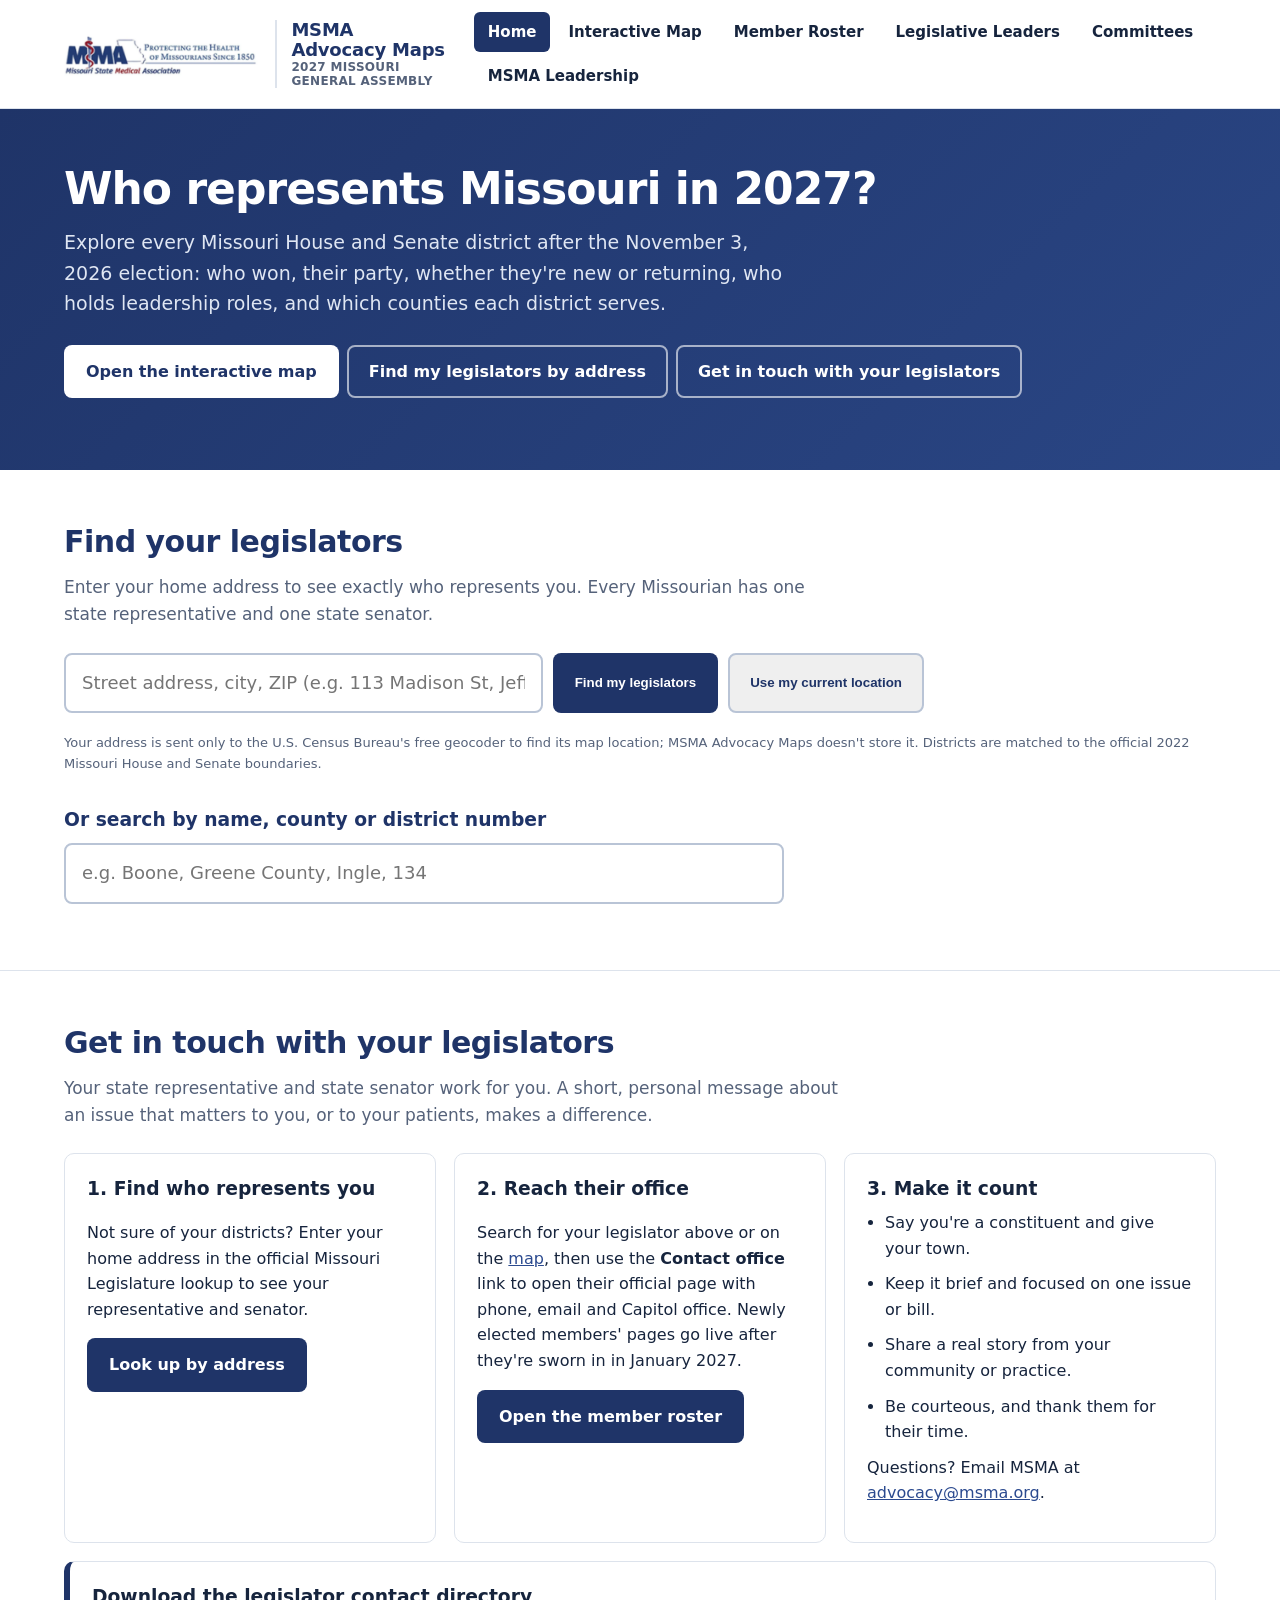
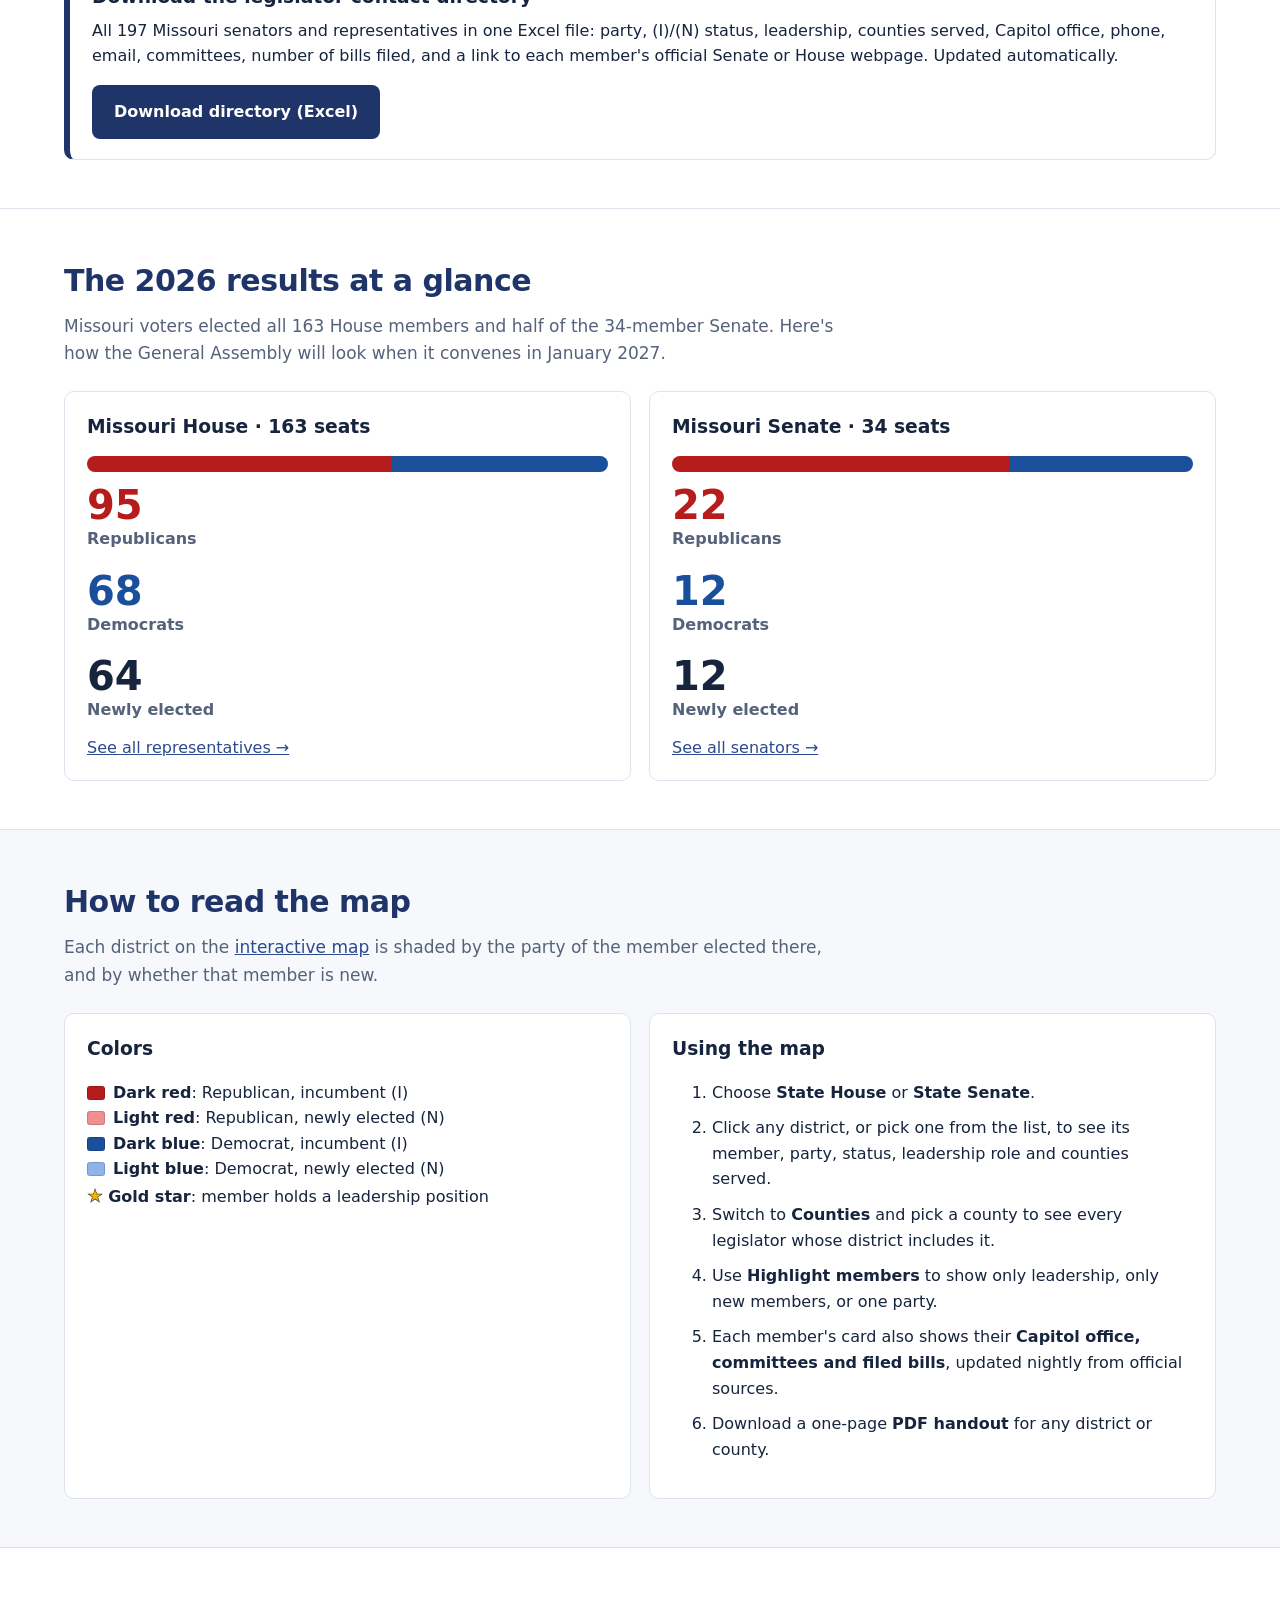
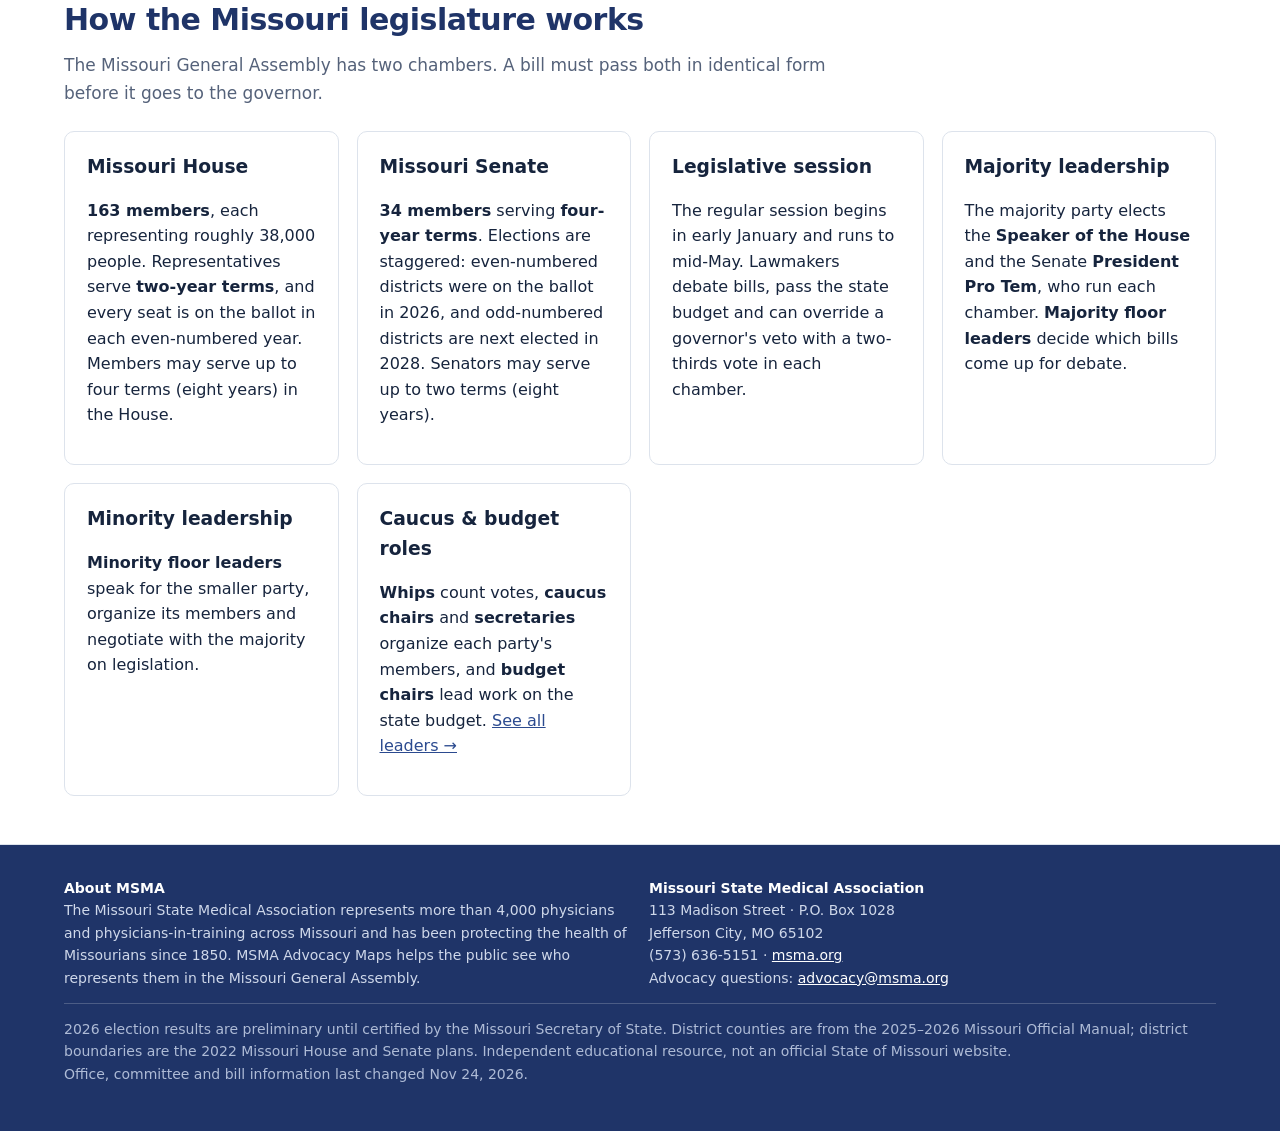
<file: site/index.html>
<!DOCTYPE html>
<html lang="en"><head><meta charset="utf-8"><meta name="viewport" content="width=device-width, initial-scale=1">
<title>Home · MSMA Advocacy Maps</title><meta name="description" content="See who represents you in the 2027 Missouri House and Senate: party, new or incumbent, leadership roles and the counties each district serves.">
<link rel="icon" href="assets/msma-logo.png"><link rel="stylesheet" href="assets/site.css"></head><body>
<header class="site-header"><div class="wrap"><a class="brand" href="index.html"><img src="assets/msma-logo.png" alt="Missouri State Medical Association"><span>MSMA Advocacy Maps<small>2027 MISSOURI GENERAL ASSEMBLY</small></span></a>
<nav class="main" aria-label="Main"><a href="index.html" class="active" aria-current="page">Home</a><a href="map.html">Interactive Map</a><a href="roster.html">Member Roster</a><a href="leadership.html">Legislative Leaders</a><a href="committees.html">Committees</a><a href="msma.html">MSMA Leadership</a></nav></div></header>
<main><section class="hero"><div class="wrap"><h1>Who represents Missouri in 2027?</h1>
<p>Explore every Missouri House and Senate district after the November 3, 2026 election: who won, their party, whether they're new or returning, who holds leadership roles, and which counties each district serves.</p>
<a class="btn primary" href="map.html">Open the interactive map</a><a class="btn ghost" href="#find">Find my legislators by address</a><a class="btn ghost" href="#contact">Get in touch with your legislators</a></div></section>

<section class="block" id="find"><div class="wrap"><h2>Find your legislators</h2>
<p class="lede">Enter your home address to see exactly who represents you. Every Missourian has one state representative and one state senator.</p>
<form id="addrForm" class="search" autocomplete="on" style="max-width:860px;flex-wrap:wrap">
<input id="addr" type="text" name="street-address" autocomplete="street-address" placeholder="Street address, city, ZIP (e.g. 113 Madison St, Jefferson City, MO 65101)" aria-label="Your home address" style="min-width:280px">
<button class="btn solid" type="submit" style="margin:0">Find my legislators</button>
<button class="btn" type="button" id="here" style="margin:0;border-color:#b9c4d6;color:var(--navy)">Use my current location</button>
</form>
<p class="count" id="addrMsg" style="margin-top:10px" aria-live="polite"></p>
<div id="mine" class="grid g2" style="margin-top:6px"></div>
<p class="muted" style="font-size:13px;margin-top:10px">Your address is sent only to the U.S. Census Bureau's free geocoder to find its map location; MSMA Advocacy Maps doesn't store it. Districts are matched to the official 2022 Missouri House and Senate boundaries.</p>
<h3 style="margin:30px 0 8px;color:var(--navy)">Or search by name, county or district number</h3>
<div class="search"><input id="q" type="search" placeholder="e.g. Boone, Greene County, Ingle, 134" aria-label="Search by name, county or district" autocomplete="off"></div>
<p id="hint" class="count" style="margin-top:12px"></p><div id="results" class="results"></div></div></section>

<section class="block" id="contact" style="background:#fff"><div class="wrap"><h2>Get in touch with your legislators</h2>
<p class="lede">Your state representative and state senator work for you. A short, personal message about an issue that matters to you, or to your patients, makes a difference.</p>
<div class="grid g3">
<div class="card"><h3>1. Find who represents you</h3><p>Not sure of your districts? Enter your home address in the official Missouri Legislature lookup to see your representative and senator.</p><a class="btn solid" href="https://www.senate.mo.gov/legislookup/default.aspx" target="_blank" rel="noopener">Look up by address</a></div>
<div class="card"><h3>2. Reach their office</h3><p>Search for your legislator above or on the <a href="map.html">map</a>, then use the <strong>Contact office</strong> link to open their official page with phone, email and Capitol office. Newly elected members' pages go live after they're sworn in in January 2027.</p><a class="btn solid" href="roster.html">Open the member roster</a></div>
<div class="card"><h3>3. Make it count</h3><ul class="steps" style="padding-left:18px;margin:0"><li>Say you're a constituent and give your town.</li><li>Keep it brief and focused on one issue or bill.</li><li>Share a real story from your community or practice.</li><li>Be courteous, and thank them for their time.</li></ul><p style="margin-top:10px">Questions? Email MSMA at <a href="mailto:advocacy@msma.org">advocacy@msma.org</a>.</p></div>
</div>
<div class="card" style="margin-top:18px;display:flex;flex-wrap:wrap;align-items:center;justify-content:space-between;gap:16px;border-left:6px solid var(--navy)"><div><h3>Download the legislator contact directory</h3><p style="margin:0">All 197 Missouri senators and representatives in one Excel file: party, (I)/(N) status, leadership, counties served, Capitol office, phone, email, committees, number of bills filed, and a link to each member's official Senate or House webpage. Updated automatically.</p></div><a class="btn solid" style="margin:0" href="assets/MSMA-Legislator-Contact-Directory-2027.xlsx" download>Download directory (Excel)</a></div>
</div></section>

<section class="block"><div class="wrap"><h2>The 2026 results at a glance</h2>
<p class="lede">Missouri voters elected all 163 House members and half of the 34-member Senate. Here's how the General Assembly will look when it convenes in January 2027.</p>
<div class="grid g2" id="glance"></div></div></section>

<section class="block"><div class="wrap"><h2>How to read the map</h2>
<p class="lede">Each district on the <a href="map.html">interactive map</a> is shaded by the party of the member elected there, and by whether that member is new.</p>
<div class="grid g2"><div class="card"><h3>Colors</h3>
<p><span class="swatch" style="background:var(--rep)"></span><strong>Dark red</strong>: Republican, incumbent (I)<br>
<span class="swatch" style="background:var(--rep-new)"></span><strong>Light red</strong>: Republican, newly elected (N)<br>
<span class="swatch" style="background:var(--dem)"></span><strong>Dark blue</strong>: Democrat, incumbent (I)<br>
<span class="swatch" style="background:var(--dem-new)"></span><strong>Light blue</strong>: Democrat, newly elected (N)<br>
<span class="star">★</span> <strong>Gold star</strong>: member holds a leadership position</p></div>
<div class="card"><h3>Using the map</h3><ol class="steps"><li>Choose <strong>State House</strong> or <strong>State Senate</strong>.</li><li>Click any district, or pick one from the list, to see its member, party, status, leadership role and counties served.</li><li>Switch to <strong>Counties</strong> and pick a county to see every legislator whose district includes it.</li><li>Use <strong>Highlight members</strong> to show only leadership, only new members, or one party.</li><li>Each member's card also shows their <strong>Capitol office, committees and filed bills</strong>, updated nightly from official sources.</li><li>Download a one-page <strong>PDF handout</strong> for any district or county.</li></ol></div></div></div></section>

<section class="block"><div class="wrap"><h2>How the Missouri legislature works</h2>
<p class="lede">The Missouri General Assembly has two chambers. A bill must pass both in identical form before it goes to the governor.</p>
<div class="grid g3">
<div class="card"><h3>Missouri House</h3><p><strong>163 members</strong>, each representing roughly 38,000 people. Representatives serve <strong>two-year terms</strong>, and every seat is on the ballot in each even-numbered year. Members may serve up to four terms (eight years) in the House.</p></div>
<div class="card"><h3>Missouri Senate</h3><p><strong>34 members</strong> serving <strong>four-year terms</strong>. Elections are staggered: even-numbered districts were on the ballot in 2026, and odd-numbered districts are next elected in 2028. Senators may serve up to two terms (eight years).</p></div>
<div class="card"><h3>Legislative session</h3><p>The regular session begins in early January and runs to mid-May. Lawmakers debate bills, pass the state budget and can override a governor's veto with a two-thirds vote in each chamber.</p></div>
<div class="card"><h3>Majority leadership</h3><p>The majority party elects the <strong>Speaker of the House</strong> and the Senate <strong>President Pro Tem</strong>, who run each chamber. <strong>Majority floor leaders</strong> decide which bills come up for debate.</p></div>
<div class="card"><h3>Minority leadership</h3><p><strong>Minority floor leaders</strong> speak for the smaller party, organize its members and negotiate with the majority on legislation.</p></div>
<div class="card"><h3>Caucus &amp; budget roles</h3><p><strong>Whips</strong> count votes, <strong>caucus chairs</strong> and <strong>secretaries</strong> organize each party's members, and <strong>budget chairs</strong> lead work on the state budget. <a href="leadership.html">See all leaders →</a></p></div>
</div></div></section></main>
<footer class="site-footer"><div class="wrap"><div class="grid g2"><div><strong>About MSMA</strong><br>The Missouri State Medical Association represents more than 4,000 physicians and physicians-in-training across Missouri and has been protecting the health of Missourians since 1850. MSMA Advocacy Maps helps the public see who represents them in the Missouri General Assembly.</div>
<div><strong>Missouri State Medical Association</strong><br>113 Madison Street · P.O. Box 1028<br>Jefferson City, MO 65102<br>(573) 636-5151 · <a href="https://www.msma.org">msma.org</a><br>Advocacy questions: <a href="mailto:advocacy@msma.org">advocacy@msma.org</a></div></div>
<p class="note">2026 election results are preliminary until certified by the Missouri Secretary of State. District counties are from the 2025–2026 Missouri Official Manual; district boundaries are the 2022 Missouri House and Senate plans. Independent educational resource, not an official State of Missouri website.<br><span id="liveStamp"></span></p></div></footer>
<script src="assets/legislators.js"></script><script src="assets/council.js"></script><script src="assets/site.js"></script><script>
const {search,personCard,all,esc,lookup,liveBlock,liveReady,badges,mapLink,contactLink,TITLE,CH}=MSMA;
const q=document.getElementById('q'),res=document.getElementById('results'),hint=document.getElementById('hint');
function run(){const v=q.value;const r=search(v);hint.textContent=v.trim()?(r.length?`${r.length} legislator${r.length>1?'s':''} found. Click one to see the district on the map.`:'No matches. Try a county name like "Jackson" or a last name.'):'';res.innerHTML=r.slice(0,60).map(personCard).join('')}
q.addEventListener('input',run);
const msg=document.getElementById('addrMsg'),mine=document.getElementById('mine'),form=document.getElementById('addrForm');
function memberCard(k,id){const m=LEG[k][id];if(!m)return '';return `<div class="card" style="border-left:8px solid ${m.party==='R'?'var(--rep)':'var(--dem)'}"><div class="muted" style="font-size:13px;font-weight:800;text-transform:uppercase;letter-spacing:.4px">Your ${k==='house'?'state representative':'state senator'} · ${CH[k]} District ${id}</div><h3 style="font-size:24px;margin:4px 0">${TITLE[k]} ${esc(m.name)}</h3>${badges(m)}<dl class="kv" style="margin-top:12px"><dt>Counties served</dt><dd>${esc(m.counties)}</dd><dt>Official page</dt><dd><a href="${contactLink(k,id)}" target="_blank" rel="noopener">Contact office</a></dd></dl><div style="margin-top:12px">${liveBlock(k,id,{maxBills:5})}</div><p style="margin:14px 0 0"><a class="btn solid" style="margin:0" href="${mapLink(k,id)}">See district on the map</a></p></div>`}
function councilCard(d){const O=window.MSMA_ORG,c=O.council[d];const p=x=>`<li><strong>${esc(x.name)}</strong>${x.role?' <span class="pos">'+esc(x.role)+'</span>':''}<div class="muted" style="font-size:13px">${esc([x.specialty,x.city].filter(Boolean).join(' · '))}</div></li>`;return `<div class="card" style="border-left:8px solid ${O.colors[d]};grid-column:1/-1"><div class="muted" style="font-size:13px;font-weight:800;text-transform:uppercase;letter-spacing:.4px">Your MSMA council district</div><h3 style="font-size:22px;margin:4px 0 8px">Council District ${d}</h3><div class="grid g2"><div><div style="font-size:12px;font-weight:800;text-transform:uppercase;color:var(--muted)">Councilor${c.councilors.length>1?'s':''}</div><ul class="plain">${c.councilors.map(p).join('')}</ul></div><div><div style="font-size:12px;font-weight:800;text-transform:uppercase;color:var(--muted)">Vice councilor</div><ul class="plain">${c.vice.length?c.vice.map(p).join(''):'<li class="muted">Vacant</li>'}</ul></div></div><p style="margin:12px 0 0"><a class="btn solid" style="margin:0" href="map.html#council-${d}">See council district on the map</a> <a href="msma.html" style="margin-left:10px">All MSMA leadership →</a></p></div>`}
async function find(where){msg.textContent=where==='here'?'Finding your location…':'Looking up that address…';mine.innerHTML='';
 try{const r=await lookup(where);await liveReady;msg.innerHTML=`Showing legislators for <strong>${esc(r.matched)}</strong>${r.county?' ('+esc(r.county)+')':''}.`;mine.innerHTML=(r.senate?memberCard('senate',r.senate):'')+(r.house?memberCard('house',r.house):'')+(r.council?councilCard(r.council):'');mine.scrollIntoView({behavior:'smooth',block:'nearest'})}
 catch(e){msg.textContent=e.message}}
form.addEventListener('submit',e=>{e.preventDefault();const v=document.getElementById('addr').value.trim();if(v)find(v);else msg.textContent='Please type your street address, city and ZIP code.'});
document.getElementById('here').addEventListener('click',()=>find('here'));
const g=document.getElementById('glance');
for(const k of ['house','senate']){const ms=all().filter(m=>m.k===k),R=ms.filter(m=>m.party==='R').length,D=ms.filter(m=>m.party==='D').length,N=ms.filter(m=>m.status==='N').length,t=ms.length;
g.insertAdjacentHTML('beforeend',`<div class="card"><h3>${k==='house'?'Missouri House':'Missouri Senate'} · ${t} seats</h3><div class="bar"><i style="width:${R/t*100}%;background:var(--rep)"></i><i style="width:${D/t*100}%;background:var(--dem)"></i></div><div class="grid g3" style="margin-top:12px"><div class="stat"><b class="r">${R}</b><span>Republicans</span></div><div class="stat"><b class="d">${D}</b><span>Democrats</span></div><div class="stat"><b>${N}</b><span>Newly elected</span></div></div><p style="margin:12px 0 0"><a href="roster.html?chamber=${k}">See all ${k==='house'?'representatives':'senators'} →</a></p></div>`)}
</script>
</body></html>
</file>
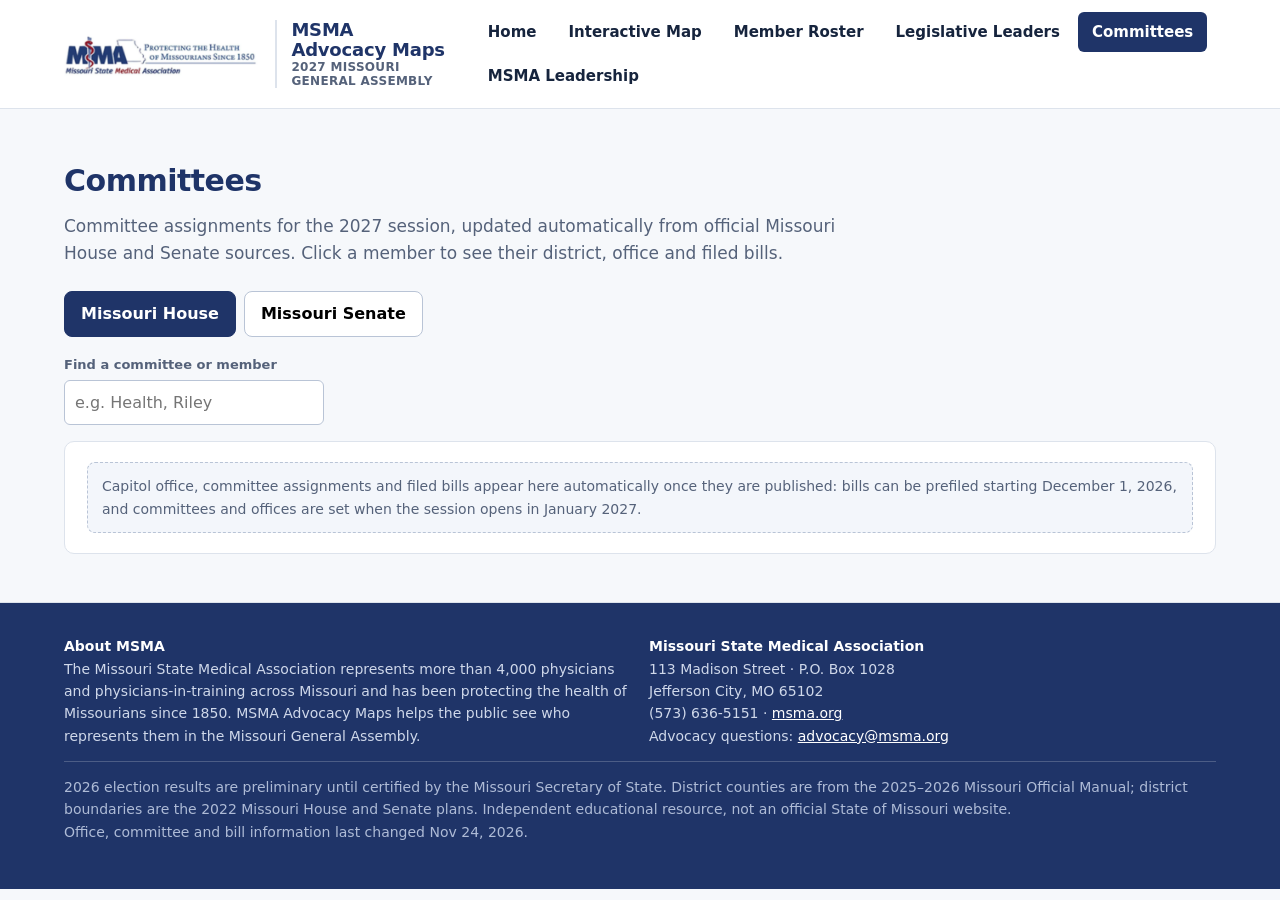
<file: site/committees.html>
<!DOCTYPE html>
<html lang="en"><head><meta charset="utf-8"><meta name="viewport" content="width=device-width, initial-scale=1">
<title>Committees · MSMA Advocacy Maps</title><meta name="description" content="See who represents you in the 2027 Missouri House and Senate: party, new or incumbent, leadership roles and the counties each district serves.">
<link rel="icon" href="assets/msma-logo.png"><link rel="stylesheet" href="assets/site.css"></head><body>
<header class="site-header"><div class="wrap"><a class="brand" href="index.html"><img src="assets/msma-logo.png" alt="Missouri State Medical Association"><span>MSMA Advocacy Maps<small>2027 MISSOURI GENERAL ASSEMBLY</small></span></a>
<nav class="main" aria-label="Main"><a href="index.html">Home</a><a href="map.html">Interactive Map</a><a href="roster.html">Member Roster</a><a href="leadership.html">Legislative Leaders</a><a href="committees.html" class="active" aria-current="page">Committees</a><a href="msma.html">MSMA Leadership</a></nav></div></header>
<main><section class="block"><div class="wrap"><h2>Committees</h2>
<p class="lede">Committee assignments for the 2027 session, updated automatically from official Missouri House and Senate sources. Click a member to see their district, office and filed bills.</p>
<div class="tabs" role="tablist"><button class="on" data-ch="house">Missouri House</button><button data-ch="senate">Missouri Senate</button></div>
<div class="filters"><div><label for="cq">Find a committee or member</label><input id="cq" type="search" placeholder="e.g. Health, Riley"></div></div>
<div id="comms" class="grid g3"></div></div></section></main>
<footer class="site-footer"><div class="wrap"><div class="grid g2"><div><strong>About MSMA</strong><br>The Missouri State Medical Association represents more than 4,000 physicians and physicians-in-training across Missouri and has been protecting the health of Missourians since 1850. MSMA Advocacy Maps helps the public see who represents them in the Missouri General Assembly.</div>
<div><strong>Missouri State Medical Association</strong><br>113 Madison Street · P.O. Box 1028<br>Jefferson City, MO 65102<br>(573) 636-5151 · <a href="https://www.msma.org">msma.org</a><br>Advocacy questions: <a href="mailto:advocacy@msma.org">advocacy@msma.org</a></div></div>
<p class="note">2026 election results are preliminary until certified by the Missouri Secretary of State. District counties are from the 2025–2026 Missouri Official Manual; district boundaries are the 2022 Missouri House and Senate plans. Independent educational resource, not an official State of Missouri website.<br><span id="liveStamp"></span></p></div></footer>
<script src="assets/legislators.js"></script><script src="assets/council.js"></script><script src="assets/site.js"></script><script>
const {all,esc,COLOR,mapLink,liveFor,liveReady,PENDING}=MSMA;let ch='house';const box=document.getElementById('comms'),cq=document.getElementById('cq');
function draw(){const groups={};for(const m of all().filter(x=>x.k===ch)){const L=liveFor(m.k,m.id);for(const c of (L&&L.committees)||[])(groups[c.name]=groups[c.name]||[]).push({m,pos:c.position||'Member'})}
const rank=p=>/^chair/i.test(p)?0:/vice/i.test(p)?1:/ranking/i.test(p)?2:3;const q=cq.value.trim().toLowerCase();
const names=Object.keys(groups).sort().filter(n=>!q||n.toLowerCase().includes(q)||groups[n].some(x=>x.m.name.toLowerCase().includes(q)));
if(!Object.keys(groups).length){box.innerHTML=`<div class="card" style="grid-column:1/-1"><p class="pending">${esc(PENDING)}</p></div>`;return}
box.innerHTML=names.map(n=>`<div class="card comm-card"><h3>${esc(n)}</h3><ul class="plain">${groups[n].sort((a,b)=>rank(a.pos)-rank(b.pos)||a.m.name.localeCompare(b.m.name)).map(({m,pos})=>`<li><span class="dot" style="background:${COLOR[m.party][m.status]}"></span><a href="${mapLink(m.k,m.id)}">${m.k==='house'?'Rep.':'Sen.'} ${esc(m.name)}</a> <span class="muted">(${m.party}-${m.id})</span>${/^member$/i.test(pos)?'':` <span class="pos">${esc(pos)}</span>`}</li>`).join('')}</ul></div>`).join('')||'<p class="muted">No matches.</p>'}
document.querySelectorAll('.tabs button').forEach(b=>b.onclick=()=>{document.querySelectorAll('.tabs button').forEach(x=>x.classList.toggle('on',x===b));ch=b.dataset.ch;draw()});cq.oninput=draw;draw();liveReady.then(draw);
</script>
</body></html>
</file>
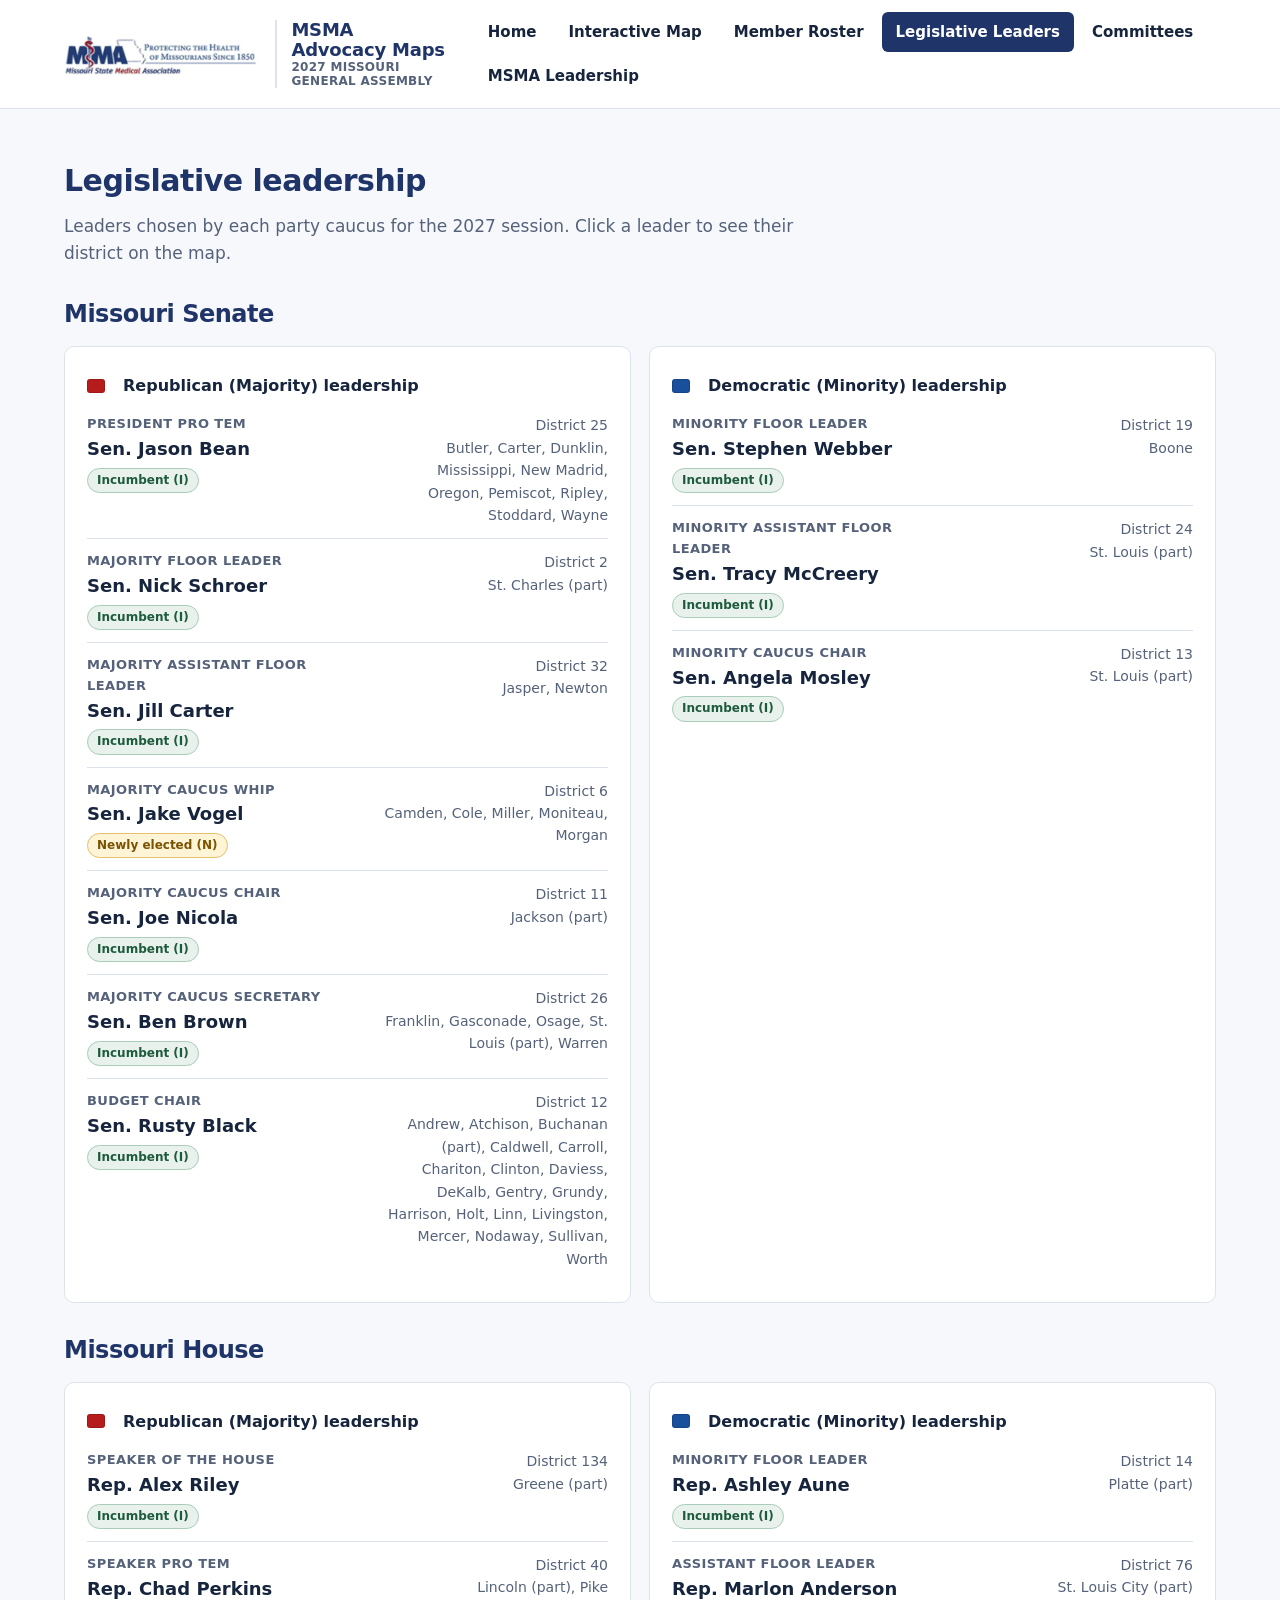
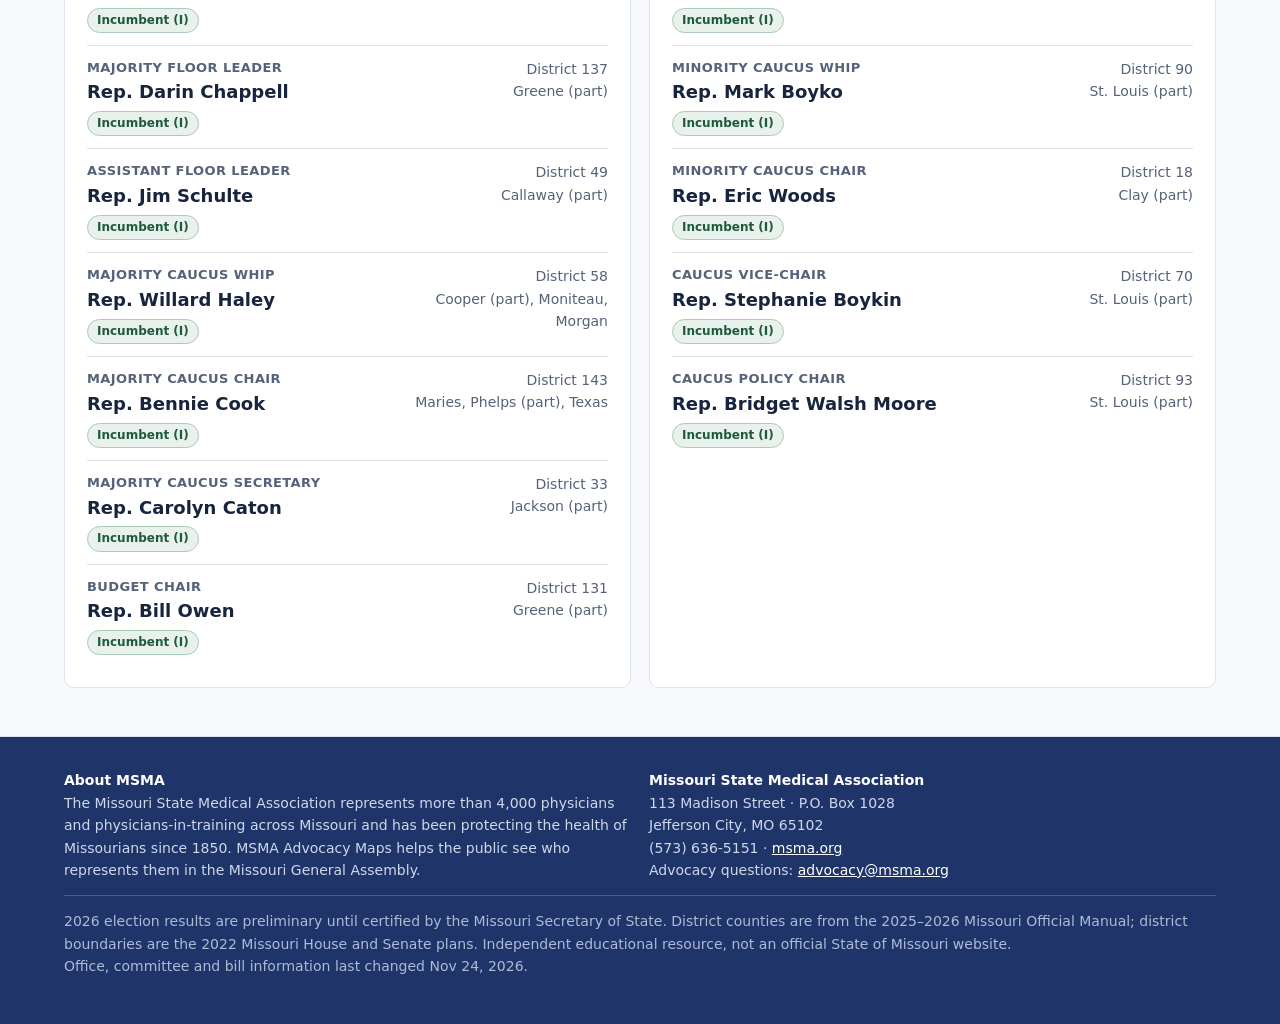
<file: site/leadership.html>
<!DOCTYPE html>
<html lang="en"><head><meta charset="utf-8"><meta name="viewport" content="width=device-width, initial-scale=1">
<title>Leadership · MSMA Advocacy Maps</title><meta name="description" content="See who represents you in the 2027 Missouri House and Senate: party, new or incumbent, leadership roles and the counties each district serves.">
<link rel="icon" href="assets/msma-logo.png"><link rel="stylesheet" href="assets/site.css"></head><body>
<header class="site-header"><div class="wrap"><a class="brand" href="index.html"><img src="assets/msma-logo.png" alt="Missouri State Medical Association"><span>MSMA Advocacy Maps<small>2027 MISSOURI GENERAL ASSEMBLY</small></span></a>
<nav class="main" aria-label="Main"><a href="index.html">Home</a><a href="map.html">Interactive Map</a><a href="roster.html">Member Roster</a><a href="leadership.html" class="active" aria-current="page">Legislative Leaders</a><a href="committees.html">Committees</a><a href="msma.html">MSMA Leadership</a></nav></div></header>
<main><section class="block"><div class="wrap"><h2>Legislative leadership</h2>
<p class="lede">Leaders chosen by each party caucus for the 2027 session. Click a leader to see their district on the map.</p>
<div id="lead"></div></div></section></main>
<footer class="site-footer"><div class="wrap"><div class="grid g2"><div><strong>About MSMA</strong><br>The Missouri State Medical Association represents more than 4,000 physicians and physicians-in-training across Missouri and has been protecting the health of Missourians since 1850. MSMA Advocacy Maps helps the public see who represents them in the Missouri General Assembly.</div>
<div><strong>Missouri State Medical Association</strong><br>113 Madison Street · P.O. Box 1028<br>Jefferson City, MO 65102<br>(573) 636-5151 · <a href="https://www.msma.org">msma.org</a><br>Advocacy questions: <a href="mailto:advocacy@msma.org">advocacy@msma.org</a></div></div>
<p class="note">2026 election results are preliminary until certified by the Missouri Secretary of State. District counties are from the 2025–2026 Missouri Official Manual; district boundaries are the 2022 Missouri House and Senate plans. Independent educational resource, not an official State of Missouri website.<br><span id="liveStamp"></span></p></div></footer>
<script src="assets/legislators.js"></script><script src="assets/council.js"></script><script src="assets/site.js"></script><script>
const {all,esc,COLOR,PARTY,mapLink}=MSMA;const data=all();
const out=document.getElementById('lead');const ORDER=['President Pro Tem','Speaker of the House','Speaker Pro Tem','Majority Floor Leader','Minority Floor Leader','Majority Assistant Floor Leader','Minority Assistant Floor Leader','Assistant Floor Leader','Majority Caucus Whip','Minority Caucus Whip','Majority Caucus Chair','Minority Caucus Chair','Caucus Vice-Chair','Majority Caucus Secretary','Caucus Policy Chair','Budget Chair'];const rk=r=>{const i=ORDER.indexOf(r);return i<0?99:i};
for(const k of ['senate','house']){let html=`<h2 style="font-size:24px;margin:28px 0 12px">${k==='senate'?'Missouri Senate':'Missouri House'}</h2><div class="grid g2">`;
for(const p of ['R','D']){const ls=Object.entries(LEG[k]).filter(([,m])=>m.role&&m.party===p).sort((a,b)=>rk(a[1].role)-rk(b[1].role));
html+=`<div class="card leadcol"><div class="partyhead"><span class="swatch" style="background:${COLOR[p].I}"></span>${p==='R'?'Republican (Majority)':'Democratic (Minority)'} leadership</div>`+ls.map(([id,m])=>`<a class="leader" href="${mapLink(k,id)}"><div><div class="role">${esc(m.role)}</div><div class="nm">${k==='house'?'Rep.':'Sen.'} ${esc(m.name)}</div><span class="badge ${m.status}">${m.status==='N'?'Newly elected (N)':'Incumbent (I)'}</span></div><div class="dist">District ${id}<br>${esc(m.counties)}</div></a>`).join('')+'</div>'}
out.insertAdjacentHTML('beforeend',html+'</div>')}
</script>
</body></html>
</file>
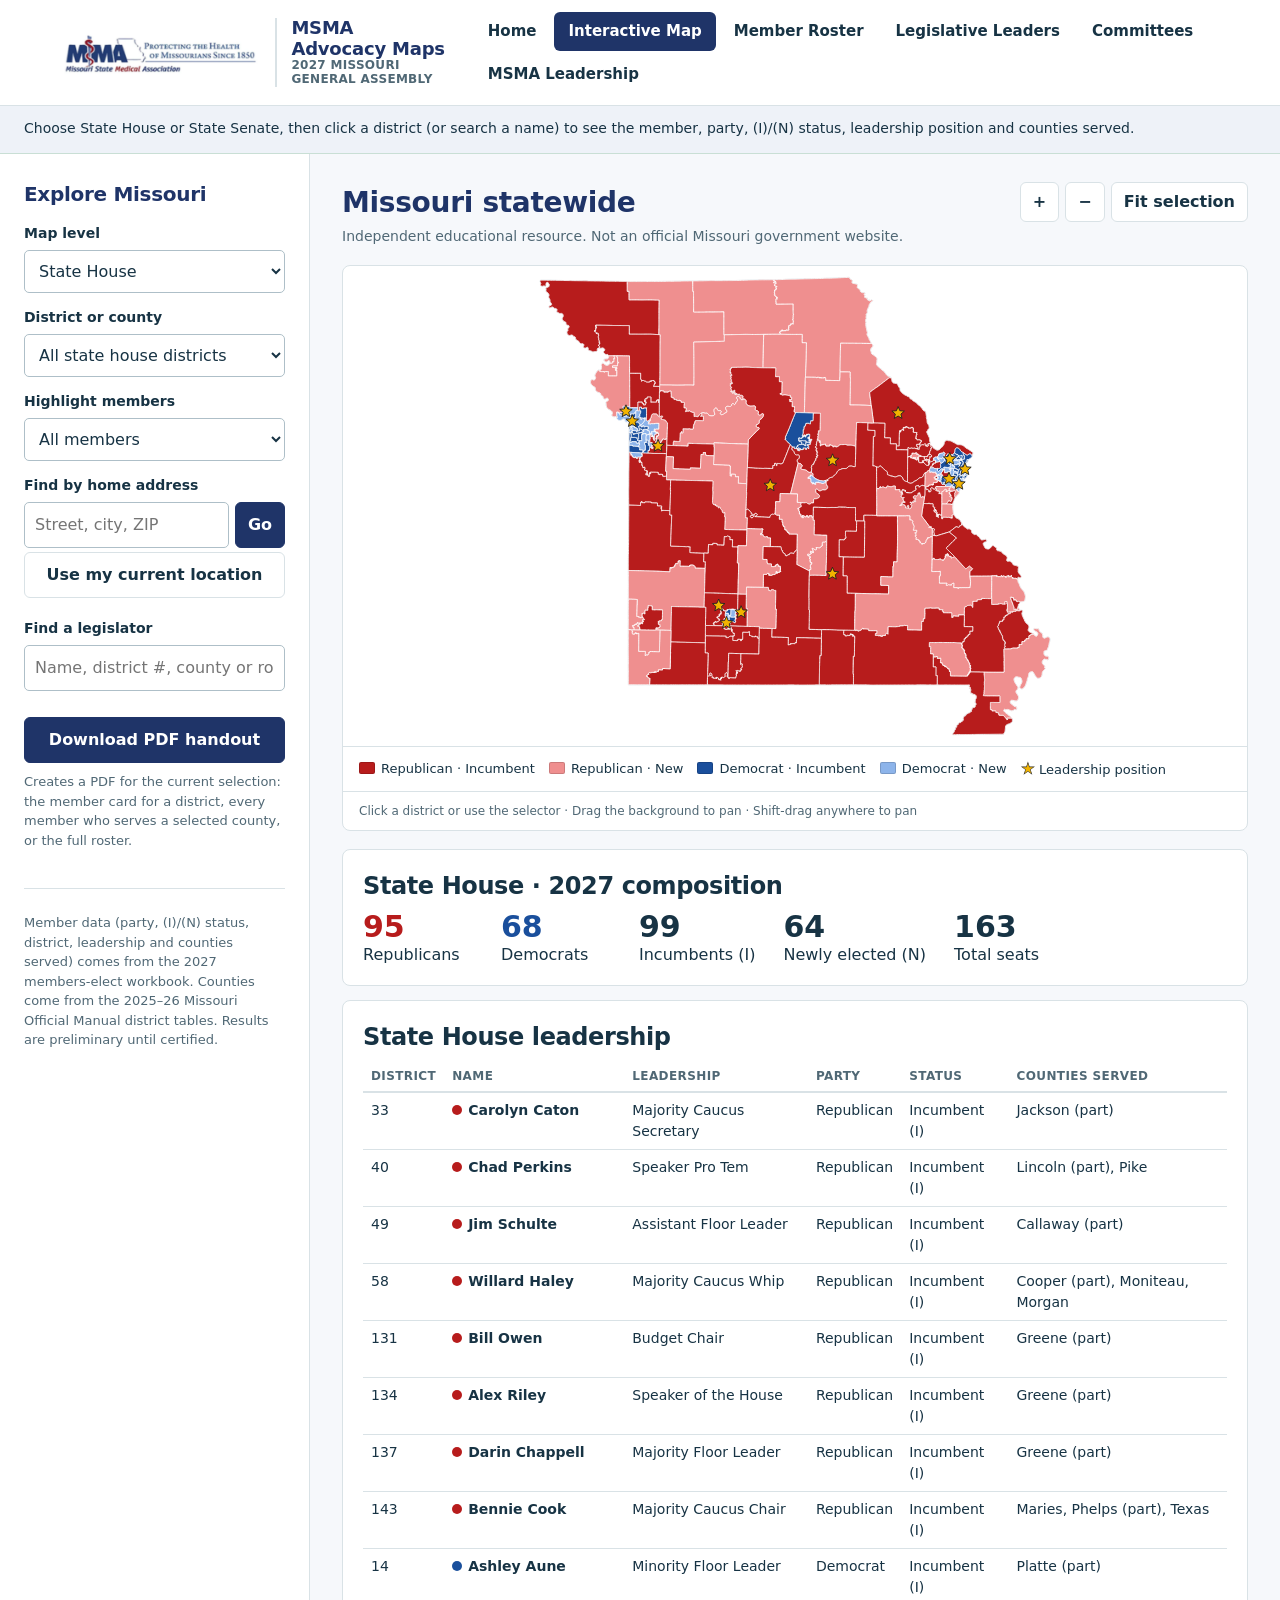
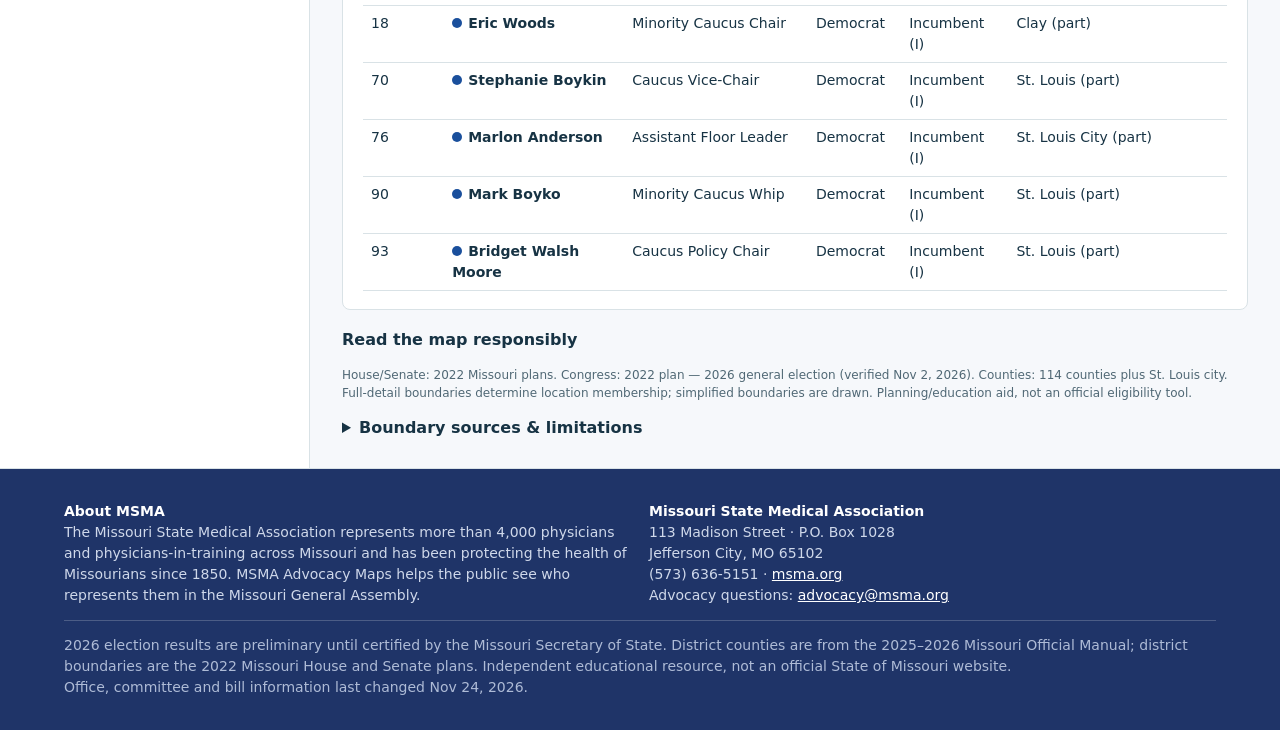
<file: site/map.html>
<!DOCTYPE html>
<html lang="en"><head><meta charset="utf-8"><meta name="viewport" content="width=device-width, initial-scale=1"><title>Interactive Map · MSMA Advocacy Maps</title><link rel="icon" href="assets/msma-logo.png"><link rel="stylesheet" href="assets/site.css">
<style>
[hidden]{display:none!important}
:root{--accent:#136c5b;--ink:#173344;--muted:#506875;--line:#d9e2e6;--paper:#f5f8f9}*{box-sizing:border-box}body{margin:0;background:var(--paper);color:var(--ink);font:16px/1.5 system-ui,-apple-system,"Segoe UI",sans-serif}button,select,input{font:inherit}button,.fileButton{border:1px solid var(--line);border-radius:6px;background:white;color:var(--ink);padding:10px 15px;cursor:pointer;font-weight:600;display:inline-block}button:hover,.fileButton:hover{background:#eaf2f2}button:disabled{opacity:.5;cursor:wait}button.primary{color:white;background:var(--accent);border-color:var(--accent)}button:focus-visible,select:focus-visible,input:focus-visible,a:focus-visible{outline:3px solid #e1a72b;outline-offset:3px}header{background:#fff;border-bottom:1px solid var(--line);padding:22px 32px;display:flex;justify-content:space-between;gap:24px;align-items:center}.brand{display:flex;gap:16px;align-items:center}.brand img{width:72px;height:64px;object-fit:contain}h1{font-size:25px;line-height:1.2;margin:0 0 4px;letter-spacing:-.6px}p{margin:0}.muted{color:var(--muted)}header p{font-size:14px}.actions{display:flex;gap:10px;flex-wrap:wrap}main{display:grid;grid-template-columns:310px minmax(0,1fr);max-width:1600px;margin:auto}.sidebar{padding:25px 24px;background:white;border-right:1px solid var(--line)}h2{font-size:20px;letter-spacing:-.3px;margin:0 0 14px}h3{font-size:16px;margin:0 0 12px}label{display:block;font-weight:600;font-size:14px;margin:14px 0 6px}select,input[type=text],input[type=color]{width:100%;padding:10px;border:1px solid #aebfc8;border-radius:5px;background:white;color:var(--ink)}section.controls{border-bottom:1px solid var(--line);padding-bottom:24px;margin-bottom:24px}.helper{font-size:13px;color:var(--muted);margin:9px 0 14px}.sidebar .primary{width:100%;margin-top:20px}.workspace{padding:28px 32px}.mapHeading{display:flex;justify-content:space-between;align-items:start;gap:18px;margin-bottom:18px}.mapHeading h2{font-size:28px;margin-bottom:2px}.mapHeading p{font-size:14px}.mapTools{display:flex;gap:6px}.mapTools button{padding:7px 12px}.mapFrame{background:white;border:1px solid var(--line);border-radius:8px;overflow:hidden;position:relative}#map{display:block;width:100%;height:480px;touch-action:none}.district{cursor:pointer}.district:hover{filter:brightness(1.18) saturate(1.1)}.mapCaption{font-size:12px;border-top:1px solid var(--line);padding:10px 16px;color:var(--muted)}.summary{display:flex;gap:48px;padding:20px 0 16px;border-bottom:1px solid var(--line);margin-bottom:18px}.number{font-size:32px;font-weight:700;line-height:1.2}.summary span{display:block;font-size:14px}.details{display:grid;grid-template-columns:1fr 1fr;gap:32px}#locations{list-style:none;padding:0;margin:0;max-height:240px;overflow:auto}#locations li{padding:9px 0;border-bottom:1px solid var(--line);font-size:14px}#locations span{display:block;color:var(--muted);font-size:13px}.empty{color:var(--muted)}#notice{padding:12px 24px;margin:0;min-height:48px;font-size:14px;background:#e9f3ee;border-bottom:1px solid #c9dfd5}#notice.error{background:#fff0ef;color:#8a2626}.source{font-size:12px;color:var(--muted)}footer{border-top:1px solid var(--line);padding:18px 32px;font-size:12px;color:var(--muted);background:white}details{margin-top:14px}summary{cursor:pointer;font-weight:600}dialog{max-width:520px;width:90%;border:1px solid var(--line);border-radius:10px;padding:28px;color:var(--ink)}dialog::backdrop{background:#102e4470}dialog .actions{margin-top:24px}.fileButton input{display:none}.smallButtons{display:flex;gap:8px;flex-wrap:wrap}.smallButtons button,.smallButtons .fileButton{font-size:13px;padding:8px 10px}a{color:var(--accent)}#loading{padding:40px;font-size:20px}@media(max-width:850px){header{padding:18px;align-items:start;flex-direction:column}main{grid-template-columns:1fr}.sidebar{border-right:0;border-bottom:1px solid var(--line);display:grid;grid-template-columns:1fr 1fr;gap:24px;padding:20px}.sidebar section.controls{margin:0;border:0;padding:0}.workspace{padding:20px}.details{grid-template-columns:1fr}.mapHeading{flex-wrap:wrap}#map{height:400px}}@media(max-width:520px){.sidebar{grid-template-columns:1fr}h1{font-size:22px}.mapHeading h2{font-size:24px}.summary{gap:30px}#map{height:340px}.actions button{font-size:14px}}

.legend{display:flex;flex-wrap:wrap;gap:14px;align-items:center;padding:10px 16px;border-top:1px solid var(--line);font-size:13px}.legend i{display:inline-block;width:16px;height:12px;border-radius:2px;margin-right:6px;vertical-align:-1px;border:1px solid rgba(0,0,0,.15)}.legend .star{color:#f2b400;font-size:16px;margin-right:4px;-webkit-text-stroke:.6px #333}
#memberPanel{margin:18px 0;padding:0}.card{background:#fff;border:1px solid var(--line);border-radius:8px;padding:18px 20px;margin-bottom:14px}.card.R{border-left:8px solid #b71c1c}.card.D{border-left:8px solid #1a4f9c}.card h3{font-size:24px;margin:0 0 6px;letter-spacing:-.4px}.badges{display:flex;flex-wrap:wrap;gap:6px;margin:6px 0 12px}.badge{display:inline-block;padding:3px 10px;border-radius:999px;font-size:13px;font-weight:700;background:#eef2f4;color:var(--ink)}.badge.R{background:#b71c1c;color:#fff}.badge.D{background:#1a4f9c;color:#fff}.badge.N{background:#fff4d6;color:#7a5200;border:1px solid #e3c06b}.badge.I{background:#e8f1ec;color:#1d5b3c;border:1px solid #a9cdb8}.badge.lead{background:#f2b400;color:#222}.kv{display:grid;grid-template-columns:150px 1fr;gap:6px 14px;font-size:15px}.kv dt{color:var(--muted);font-weight:600}.kv dd{margin:0}
.comp{display:flex;gap:28px;flex-wrap:wrap}.comp div{min-width:110px}.comp b{display:block;font-size:30px;line-height:1.1}.comp .r{color:#b71c1c}.comp .d{color:#1a4f9c}
table.roster{width:100%;border-collapse:collapse;font-size:14px}table.roster th{text-align:left;font-size:12px;text-transform:uppercase;letter-spacing:.4px;color:var(--muted);border-bottom:2px solid var(--line);padding:6px 8px}table.roster td{border-bottom:1px solid var(--line);padding:7px 8px;vertical-align:top}table.roster tr.pick{cursor:pointer}table.roster tr.pick:hover{background:#f3f7f8}.dot{display:inline-block;width:10px;height:10px;border-radius:50%;margin-right:6px}
#searchResults{list-style:none;margin:6px 0 0;padding:0;max-height:260px;overflow:auto}#searchResults li{padding:7px 8px;border-bottom:1px solid var(--line);cursor:pointer;font-size:14px}#searchResults li:hover{background:#f3f7f8}#searchResults small{display:block;color:var(--muted)}
</style><style>body{background:#f6f8fb}.site-header{padding:0!important;display:block!important;justify-content:initial}.site-header .brand{gap:14px}.site-header .brand img{width:auto;height:46px;object-fit:contain}.site-footer{text-align:left;padding:32px 0!important;font-size:14px!important}button.primary{background:#1f3468;border-color:#1f3468}#notice{background:#eef2f8}main#app{max-width:1600px}</style></head><body>
<header class="site-header"><div class="wrap"><a class="brand" href="index.html"><img src="assets/msma-logo.png" alt="Missouri State Medical Association"><span>MSMA Advocacy Maps<small>2027 MISSOURI GENERAL ASSEMBLY</small></span></a>
<nav class="main" aria-label="Main"><a href="index.html">Home</a><a href="map.html" class="active" aria-current="page">Interactive Map</a><a href="roster.html">Member Roster</a><a href="leadership.html">Legislative Leaders</a><a href="committees.html">Committees</a><a href="msma.html">MSMA Leadership</a></nav></div></header><span hidden><img id="logo" alt=""><span id="orgTitle"></span><span id="orgLine"></span></span>
<p id="notice" role="status" aria-live="polite">Choose State House or State Senate, then click a district (or search a name) to see the member, party, (I)/(N) status, leadership position and counties served.</p>
<div id="loading">Loading embedded Missouri boundaries…</div>
<main id="app" hidden><aside class="sidebar"><section class="controls"><h2>Explore Missouri</h2><label for="mode">Map level</label><select id="mode"><option value="state">Statewide</option><option value="house">State House</option><option value="senate">State Senate</option><option value="congress">U.S. Congress</option><option value="county">Counties</option><option value="council">MSMA Council Districts</option></select><label for="district">District or county</label><select id="district"></select><div id="categoryControl"><label for="category">Location category</label><select id="category"><option value="">All categories</option></select></div><label for="highlight">Highlight members</label><select id="highlight"><option value="">All members</option><option value="lead">Leadership only</option><option value="N">Newly elected (N)</option><option value="I">Incumbents (I)</option><option value="R">Republicans</option><option value="D">Democrats</option></select><label for="addrInput">Find by home address</label><form id="addrForm" style="display:flex;gap:6px;margin-bottom:4px"><input id="addrInput" type="text" autocomplete="street-address" placeholder="Street, city, ZIP" style="flex:1;min-width:0"><button type="submit" class="primary" style="width:auto;padding:0 12px;margin:0">Go</button></form><button type="button" id="addrHere" style="margin:0 0 6px;width:100%">Use my current location</button><p id="addrMsg" class="helper" aria-live="polite" style="margin:2px 0 8px"></p><label for="memberSearch">Find a legislator</label><input id="memberSearch" type="text" placeholder="Name, district #, county or role" autocomplete="off"><ul id="searchResults"></ul><button id="pdf" class="primary">Download PDF handout</button><p class="helper">Creates a PDF for the current selection: the member card for a district, every member who serves a selected county, or the full roster.</p></section><p class="helper">Member data (party, (I)/(N) status, district, leadership and counties served) comes from the 2027 members-elect workbook. Counties come from the 2025–26 Missouri Official Manual district tables. Results are preliminary until certified.</p></aside>
<div class="workspace"><div class="mapHeading"><div><h2 id="selectionTitle">Missouri statewide</h2><p class="muted">Independent educational resource. Not an official Missouri government website.</p></div><div class="mapTools"><button id="zoomIn" aria-label="Zoom in">+</button><button id="zoomOut" aria-label="Zoom out">−</button><button id="fit">Fit selection</button></div></div><div class="mapFrame"><svg id="map" role="img" aria-label="Interactive Missouri geography map" xmlns="http://www.w3.org/2000/svg"></svg><div class="legend" id="legend"></div><div class="mapCaption">Click a district or use the selector · Drag the background to pan · Shift-drag anywhere to pan</div></div><div id="memberPanel"></div><div class="summary" id="locationSummary"><div><div class="number" id="count">0</div><span>Locations in selection</span></div><div><div class="number" id="sum">Not provided</div><span id="metricLabel">Imported value</span></div></div><div class="details"><section id="locationPanel"><h3>Selected locations</h3><label for="locationSearch">Search this list (does not filter PDF)</label><input id="locationSearch" type="text" placeholder="Name or category"><ul id="locations"></ul></section><section><div id="regionalPanel"><h3>Regional measures</h3><label for="measure">Measure</label><select id="measure"></select><p id="regionalValue" style="font-size:22px;font-weight:700;margin-top:10px"></p><p id="regionalSource" class="helper"></p><p class="helper">Regional measures are independent of location category filters.</p></div><h3>Read the map responsibly</h3><p id="boundaryWarning" class="helper" role="status"></p><p id="coverage" class="helper"></p><p class="source" id="sourceText"></p><details><summary>Boundary sources &amp; limitations</summary><div id="sourceDetails" class="source"></div></details></section></div></div></main>
<footer class="site-footer"><div class="wrap"><div class="grid g2"><div><strong>About MSMA</strong><br>The Missouri State Medical Association represents more than 4,000 physicians and physicians-in-training across Missouri and has been protecting the health of Missourians since 1850. MSMA Advocacy Maps helps the public see who represents them in the Missouri General Assembly.</div>
<div><strong>Missouri State Medical Association</strong><br>113 Madison Street · P.O. Box 1028<br>Jefferson City, MO 65102<br>(573) 636-5151 · <a href="https://www.msma.org">msma.org</a><br>Advocacy questions: <a href="mailto:advocacy@msma.org">advocacy@msma.org</a></div></div>
<p class="note">2026 election results are preliminary until certified by the Missouri Secretary of State. District counties are from the 2025–2026 Missouri Official Manual; district boundaries are the 2022 Missouri House and Senate plans. Independent educational resource, not an official State of Missouri website.<br><span id="liveStamp"></span></p></div></footer>

<script type="application/json" id="customization">{"organization": "MSMA Advocacy Maps", "tagline": "2027 Missouri General Assembly \u00b7 Red = Republican \u00b7 Blue = Democrat", "metricLabel": "Organization value", "color": "#1f3468", "logo": "[data-uri]", "aggregation": "none", "locations": [], "regional": [], "savedView": {"mode": "house"}}</script><script type="application/json" id="sources">{"summary": "House/Senate: 2022 Missouri plans. Congress: 2022 plan \u2014 2026 general election (verified Nov 2, 2026). Counties: 114 counties plus St. Louis city. Full-detail boundaries determine location membership; simplified boundaries are drawn. Planning/education aid, not an official eligibility tool.", "details": "MISSOURI BOUNDARY SOURCES \u2014 retrieved 2026-11-02\n\nHouse: 163 features. Missouri Spatial Data Information Service / Missouri Office of Administration, Division of Budget and Planning, Redistricting Office. Requested item https://data-msdis.opendata.arcgis.com/datasets/1835b36b12ca4728be94822af29915bf_0/explore\nService: https://services2.arcgis.com/kNS2ppBA4rwAQQZy/arcgis/rest/services/MO_State_House_Districts/FeatureServer/0\nPlan context: January 2022 HIBCC approved lines. Official plan index: https://budplan.oa.mo.gov/redistricting-office/house-maps\n\nSenate: 34 features. Same publisher. Requested item https://data-msdis.opendata.arcgis.com/datasets/34ad2f50280e4f82b7c1298dceb29683_0/explore\nService: https://services2.arcgis.com/kNS2ppBA4rwAQQZy/arcgis/rest/services/MO_State_Senate_Districts/FeatureServer/0\nPlan context: March 2022 Judicial Redistricting Commission. https://budplan.oa.mo.gov/redistricting-office/senate-maps\n\nCongress: 8 features, 119th Congress geometry, 2022 plan. Census TIGERweb BAS 2026 layer:\nhttps://tigerweb.geo.census.gov/arcgis/rest/services/TIGERweb/Legislative/MapServer/4\nIMPORTANT: use label '2022 congressional plan \u2014 2026 general election (verified Nov 2, 2026)'. Do not replace with undifferentiated CD120/2026 files. Census explicitly states 2025 HB1 map is not in effect for 2026 congressional elections and some 120th Congress geometry products have not yet been regenerated. Current Census page confirms 2022 and 2024 plan is used in 2026:\nhttps://www.census.gov/programs-surveys/decennial-census/about/rdo/congressional-districts.html\nThis source was checked 2026-11-02. Recheck before future use, especially after referendum/election. This app is not an official election/address-eligibility tool.\n\nCounties: 115 county equivalents = 114 counties + independent St. Louis city. Census TIGERweb State_County layer1:\nhttps://tigerweb.geo.census.gov/arcgis/rest/services/TIGERweb/State_County/MapServer/1\nState outline: 1 Missouri feature. Same service layer0:\nhttps://tigerweb.geo.census.gov/arcgis/rest/services/TIGERweb/State_County/MapServer/0\n\nAll Census queries: where STATE='29', outFields=*, outSR=4326, f=geojson.\nAll MSDIS queries: where 1=1, outFields=*, outSR=4326, f=geojson.\nRaw service payloads and layer metadata retained alongside normalized files. Normalization strips legislator names and population fields to avoid representing stale roster/demographic data as current. IDs: House/Senate/Congress district number as string; counties GEOID; state '29'. All coordinates longitude/latitude WGS84.\n\nRights: Census federal government data are public-use government geographic data. MSDIS metadata includes source warranty disclaimers, not a named open-source license; preserve source attribution and disclaimer. Exact provider licenseInfo retained in house-metadata.json and senate-metadata.json. Source agencies provide no warranty of accuracy; map is a planning/education aid, not legal survey or election certification.\n\nFull-detail normalized {level}.geojson is intended for point membership. {level}-visual.geojson is optionally simplified at 0.00015 degree tolerance, using Shapely coverage_simplify if valid coverage, otherwise topology-preserving per-feature simplification. See validation.json for actual coverage validity and geometry checks. Use raw/full-detail for membership; simplification is for drawing only. Degree tolerance is not a fixed ground distance. Adjacent layers may have small positional differences because official publishers/vintages differ.\n", "retrieved": "2026-11-02"}</script><script type="application/octet-stream" id="geographies"></script><script id="pdf-engine">/* Missouri Advocacy Map PDF engine. Original implementation, 2026. No external dependencies.
   ASCII text is selectable; non-ASCII lines use high-resolution embedded images to preserve all glyphs. */
(function () {
'use strict';
const enc = new TextEncoder();
const bytes = s => enc.encode(s);
const clean = x => String(x == null ? '' : x).replace(/[\u0000-\u0008\u000B\u000C\u000E-\u001F]/g, '');
const escapePDF = s => s.replace(/\\/g,'\\\\').replace(/\(/g,'\\(').replace(/\)/g,'\\)');
const rgb = c => c.map(v => (v/255).toFixed(4)).join(' ');
const ink=[22,45,56], muted=[74,93,102], accent=[21,101,109];
const cv=document.createElement('canvas'), measure=cv.getContext('2d');
function font(size,bold){return `${bold?'700':'400'} ${size}px Arial, sans-serif`;}
function wrap(text,width,size,bold=false){
 measure.font=font(size,bold);const out=[];
 for(const paragraph of clean(text).split(/\r?\n/)){
  let line='';for(const word of paragraph.split(/\s+/)){
   if(!word)continue;
   if(measure.measureText((line?line+' ':'')+word).width<=width){line+=(line?' ':'')+word;continue;}
   if(line){out.push(line);line='';}
   let piece='';for(const char of word){if(piece && measure.measureText(piece+char).width>width){out.push(piece);piece='';}piece+=char;}line=piece;
  }out.push(line);
 }return out;
}
async function raster(input){
 if(!input || !input.dataURL)return null;
 const img=new Image();img.src=input.dataURL;await img.decode();
 const c=document.createElement('canvas');c.width=img.naturalWidth;c.height=img.naturalHeight;
 const x=c.getContext('2d');x.fillStyle='#ffffff';x.fillRect(0,0,c.width,c.height);x.drawImage(img,0,0);
 return {dataURL:c.toDataURL('image/jpeg',.94),width:c.width,height:c.height};
}
window.makeHandoutPDF=async function(options={}){
 const o=options, pages=[],images=[], map=await raster(o.map), logo=await raster(o.logo);const brand=/^#[0-9a-f]{6}$/i.test(o.color||'')?o.color:'#15656d';const brandRGB=[1,3,5].map(i=>parseInt(brand.slice(i,i+2),16));
 let p=null,y=0;
 function addImage(img,x,top,w,h){
  const id=images.length;images.push(img);p.ops.push(`q ${w.toFixed(2)} 0 0 ${h.toFixed(2)} ${x.toFixed(2)} ${(792-top-h).toFixed(2)} cm /Im${id} Do Q`);
 }
 function text(line,x,top,size=10,bold=false,color=ink){
  line=clean(line);if(!line)return;
  if(/^[\x20-\x7E]*$/.test(line))p.ops.push(`BT /${bold?'F2':'F1'} ${size} Tf ${rgb(color)} rg 1 0 0 1 ${x.toFixed(2)} ${(792-top-size*.82).toFixed(2)} Tm (${escapePDF(line)}) Tj ET`);
  else {measure.font=font(size,bold);const width=Math.ceil(measure.measureText(line).width)+3,h=Math.ceil(size*1.5),scale=3,c=document.createElement('canvas');c.width=width*scale;c.height=h*scale;const ctx=c.getContext('2d');ctx.scale(scale,scale);ctx.fillStyle='#fff';ctx.fillRect(0,0,width,h);ctx.font=font(size,bold);ctx.textBaseline='top';ctx.fillStyle=`rgb(${color.join(',')})`;ctx.fillText(line,0,0);addImage({dataURL:c.toDataURL('image/jpeg',.97),width:c.width,height:c.height},x,top,width,h);}
 }
 function rule(top){p.ops.push(`${rgb([214,225,228])} RG .7 w 46 ${792-top} m 566 ${792-top} l S`);}
 function newPage(){p={ops:[]};pages.push(p);y=46;for(const line of wrap(clean(o.organization)||'Your organization',logo?430:520,11,true)){text(line,46,y,11,true,brandRGB);y+=15;}y+=8;
  if(pages.length>1){for(const l of wrap(o.title||'Missouri handout',520,18,true)){text(l,46,y,18,true);y+=23;}rule(y+5);y+=22;}
 }
 function ensure(h){if(y+h>727)newPage();}
 function para(value,size=10,color=muted,bold=false,width=520){const lines=wrap(value,width,size,bold);for(const line of lines){ensure(size*1.5);text(line,46,y,size,bold,color);y+=size*1.5;}return lines.length;}
 function heading(value){ensure(38);y+=10;text(value,46,y,13,true,ink);y+=23;}
 newPage();
 let titleWidth=520;if(logo){const r=Math.min(72/logo.width,46/logo.height);addImage(logo,494,39,logo.width*r,logo.height*r);titleWidth=438;}
 for(const line of wrap(o.title||'Missouri handout',titleWidth,27,true)){text(line,46,y,27,true);y+=33;}
 if(o.subtitle)para(o.subtitle,11,muted,false,titleWidth);
 y+=8;rule(y);y+=17;
 if(o.filterNote){para('Current view: '+o.filterNote,10,muted);y+=6;}
 const metrics=Array.isArray(o.metrics)?o.metrics:[];
 for(const metric of metrics){const missing=metric.value===null||metric.value===undefined||metric.value==='';para(`${clean(metric.label)}: ${missing?'No data provided':clean(metric.value)}`,12,ink,true);y+=3;}
 if(map){ensure(125);const maxH=Math.min(325,727-y-12),scale=Math.min(520/map.width,maxH/map.height),w=map.width*scale,h=map.height*scale;addImage(map,46+(520-w)/2,y,w,h);y+=h+12;}
 heading(o.listHeading||'Locations in this view');
 const locations=Array.isArray(o.locations)?o.locations:[];
 if(!locations.length)para(o.emptyText||'No matching locations. This is a location count, not a measure of population or service coverage.');
 for(let i=0;i<locations.length;i++){
  const loc=locations[i],name=clean(loc.name)||`Location ${i+1}`,cat=clean(loc.category);
  const nameLines=wrap(`${i+1}. ${name}${cat?'  |  '+cat:''}`,520,10,true);
  const coord=Number.isFinite(Number(loc.latitude))&&Number.isFinite(Number(loc.longitude))&&loc.latitude!==''&&loc.longitude!==''&&loc.latitude!=null&&loc.longitude!=null?`${Number(loc.latitude).toFixed(5)}, ${Number(loc.longitude).toFixed(5)}`:'';
  const valueLabel=clean(o.metricLabel)||'Value', value=loc.value===null||loc.value===undefined||loc.value===''?'Not provided':clean(loc.value);
  const details=(o.plainList?[loc.address]:[loc.address,coord,valueLabel+': '+value,loc.source?'Source: '+loc.source:null]).filter(Boolean).join(' | '),detailLines=details?wrap(details,520,9):[];
  ensure(Math.min(100,(nameLines.length*15+detailLines.length*13.5+10)));
  para(nameLines.join('\n'),10,ink,true);if(details)para(details,9,muted);y+=8;
 }
 heading('Sources & interpretation');
 const notes=Array.isArray(o.sourceNotes)?o.sourceNotes:[o.sourceNotes||'No source notes supplied.'];
 for(const note of notes){para(note,9,muted);y+=6;}
 para('Location membership is based on the embedded boundaries and supplied coordinates. Boundary-adjacent points and approximate coordinates should be checked before external use. Missing values are not zero.',9,muted);
 const date=new Date().toLocaleDateString('en-US',{year:'numeric',month:'short',day:'numeric'});
 pages.forEach((page,i)=>{p=page;rule(750);text('Generated '+date+' | Missouri advocacy map',46,761,8,false,muted);text(`${i+1} / ${pages.length}`,526,761,8,false,muted);});
 // Serialize complete PDF with byte-accurate xref offsets. JPEGs are binary streams.
 const objects=[null];const put=v=>(objects.push(v),objects.length-1);
 const catalog=put(null),tree=put(null),regular=put('<< /Type /Font /Subtype /Type1 /BaseFont /Helvetica >>'),bold=put('<< /Type /Font /Subtype /Type1 /BaseFont /Helvetica-Bold >>');
 const imageIds=images.map(img=>{const raw=atob(img.dataURL.split(',')[1]),body=Uint8Array.from(raw,c=>c.charCodeAt(0));return put([bytes(`<< /Type /XObject /Subtype /Image /Width ${img.width} /Height ${img.height} /ColorSpace /DeviceRGB /BitsPerComponent 8 /Filter /DCTDecode /Length ${body.length} >>\nstream\n`),body,bytes('\nendstream')]);});
 const resources=`<< /Font << /F1 ${regular} 0 R /F2 ${bold} 0 R >> /XObject << ${imageIds.map((id,i)=>`/Im${i} ${id} 0 R`).join(' ')} >> >>`;
 const pageIds=pages.map(page=>{const body=bytes(page.ops.join('\n')),content=put([bytes(`<< /Length ${body.length} >>\nstream\n`),body,bytes('\nendstream')]);return put(`<< /Type /Page /Parent ${tree} 0 R /MediaBox [0 0 612 792] /Resources ${resources} /Contents ${content} 0 R >>`);});
 objects[catalog]=`<< /Type /Catalog /Pages ${tree} 0 R >>`;objects[tree]=`<< /Type /Pages /Kids [${pageIds.map(id=>id+' 0 R').join(' ')}] /Count ${pages.length} >>`;
 const chunks=[bytes('%PDF-1.4\n%offline-handout\n')],offsets=[0];let length=chunks[0].length;
 for(let i=1;i<objects.length;i++){offsets.push(length);const parts=[bytes(`${i} 0 obj\n`),...(Array.isArray(objects[i])?objects[i]:[bytes(objects[i])]),bytes('\nendobj\n')];for(const part of parts){chunks.push(part);length+=part.length;}}
 const xref=length;chunks.push(bytes(`xref\n0 ${objects.length}\n0000000000 65535 f \n${offsets.slice(1).map(n=>String(n).padStart(10,'0')+' 00000 n \n').join('')}trailer\n<< /Size ${objects.length} /Root ${catalog} 0 R >>\nstartxref\n${xref}\n%%EOF\n`));
 return new Blob(chunks,{type:'application/pdf'});
};
})();
</script><script src="assets/legislators.js"></script><script src="assets/council.js"></script><script src="assets/site.js"></script><script id="map-application">
(async()=>{try{const geoParts=await Promise.all(['geo-base.json','geo-house.json','geo-senate.json','geo-county.json','geo-council.json'].map(f=>fetch(f).then(r=>{if(!r.ok)throw Error('Could not load '+f);return r.json()})));window.GEO_DATA=Object.assign({},...geoParts);document.getElementById('loading').hidden=true;document.getElementById('app').hidden=false;
'use strict';
const $=id=>document.getElementById(id), NS='http://www.w3.org/2000/svg';
let pendingLogo;let state=JSON.parse($('customization').textContent), mode='state', selected='', category='', view=[0,0,900,650];
const GEO=window.GEO_DATA, SOURCES=JSON.parse($('sources').textContent), LEG=window.LEG;if(GEO.council&&!GEO.visual.council)GEO.visual.council=GEO.council;const ORG=window.MSMA_ORG;
const PC={R:{I:'#b71c1c',N:'#ef8f8f'},D:{I:'#1a4f9c',N:'#8db4ea'}},PARTY={R:'Republican',D:'Democrat'},STATUS={I:'Incumbent (I)',N:'Newly elected (N)'},CH={house:'State House',senate:'State Senate'},TITLE={house:'Representative',senate:'Senator'};
const isChamber=k=>k==='house'||k==='senate';
function member(k,id){return isChamber(k)?LEG[k][id]||null:null}
function hiMatch(m){const h=$('highlight')?$('highlight').value:'';if(!h)return true;if(!m)return false;if(h==='lead')return !!m.role;if(h==='I'||h==='N')return m.status===h;return m.party===h}
function councilNames(id){const c=ORG.council[id];return c?c.councilors.map(x=>x.name).join(', '):''}
function linePath(g){return g.coordinates.map(l=>l.map((p,i)=>(i?'L':'M')+project(p).map(v=>v.toFixed(2)).join(',')).join('')).join('')}
function districtFill(f){const m=member(mode,fid(f));if(!m)return 'transparent';return hiMatch(m)?PC[m.party][m.status]:'#e6eaec'}
function countyKey(s){s=s.replace(/\s*\(part\)\s*/i,'').trim();return /^st\. louis city$/i.test(s)?'St. Louis city':s+' County'}
function countyList(m){return String(m.counties||'').split(/,\s*/).filter(Boolean)}
function membersForCounty(name){const out=[];for(const k of ['senate','house'])for(const [id,m] of Object.entries(LEG[k]))for(const c of countyList(m))if(countyKey(c)===name){out.push({k,id,m,part:/\(part\)/i.test(c)});break}return out}
function leadersOf(k){return Object.entries(LEG[k]).filter(([,m])=>m.role).map(([id,m])=>({k,id,m}))}
function memberLabel(k,id){const m=member(k,id);return m?`${m.name} (${m.party}) · ${m.status==='N'?'New':'Incumbent'}`:''}
const labelCache=new Map();
function labelPoint(f,k){const key=k+fid(f);if(labelCache.has(key))return labelCache.get(key);const g=displayGeometry(f,k);let best=null,bestA=0;for(const poly of coords(g)){const r=poly[0];let a=0,cx=0,cy=0;for(let i=0,j=r.length-1;i<r.length;j=i++){const t=r[j][0]*r[i][1]-r[i][0]*r[j][1];a+=t;cx+=(r[j][0]+r[i][0])*t;cy+=(r[j][1]+r[i][1])*t}if(Math.abs(a)>bestA){bestA=Math.abs(a);best={r,c:[cx/(3*a),cy/(3*a)]}}}let p=best.c;if(!inside(p,g)){let b=[Infinity,Infinity,-Infinity,-Infinity];for(const q of best.r){b[0]=Math.min(b[0],q[0]);b[1]=Math.min(b[1],q[1]);b[2]=Math.max(b[2],q[0]);b[3]=Math.max(b[3],q[1])}let cand=null,d=Infinity;for(let i=1;i<20;i++)for(let j=1;j<20;j++){const q=[b[0]+(b[2]-b[0])*i/20,b[1]+(b[3]-b[1])*j/20];if(inside(q,g)){const dd=(q[0]-p[0])**2+(q[1]-p[1])**2;if(dd<d){d=dd;cand=q}}}if(cand)p=cand}labelCache.set(key,p);return p}
function star(cx,cy,R){let pts=[];for(let i=0;i<10;i++){const r=i%2?R*.45:R,a=-Math.PI/2+i*Math.PI/5;pts.push((cx+r*Math.cos(a)).toFixed(2)+','+(cy+r*Math.sin(a)).toFixed(2))}return pts.join(' ')}
function selectArea(k,id){mode=k;selected=String(id);$('mode').value=k;refreshSelectors();render();fit()}
window.__selectArea=selectArea;
function rosterTable(rows,showChamber){if(!rows.length)return '<p class="empty">None.</p>';return `<table class="roster"><thead><tr>${showChamber?'<th>Chamber</th>':''}<th>District</th><th>Name</th><th>Leadership</th><th>Party</th><th>Status</th><th>Counties served</th></tr></thead><tbody>${rows.map(({k,id,m,part})=>`<tr class="pick" tabindex="0" data-k="${k}" data-id="${id}">${showChamber?`<td>${CH[k]}</td>`:''}<td>${id}</td><td><span class="dot" style="background:${PC[m.party][m.status]}"></span><strong>${escapeHTML(m.name)}</strong></td><td>${escapeHTML(m.role||'')}</td><td>${PARTY[m.party]}</td><td>${m.status==='N'?'New (N)':'Incumbent (I)'}</td><td>${escapeHTML(m.counties)}${part===true?' <em>(county partly in district)</em>':''}</td></tr>`).join('')}</tbody></table>`}
function composition(k){const ms=Object.values(LEG[k]),c=(f)=>ms.filter(f).length;return `<div class="comp"><div><b class="r">${c(m=>m.party==='R')}</b>Republicans</div><div><b class="d">${c(m=>m.party==='D')}</b>Democrats</div><div><b>${c(m=>m.status==='I')}</b>Incumbents (I)</div><div><b>${c(m=>m.status==='N')}</b>Newly elected (N)</div><div><b>${ms.length}</b>Total seats</div></div>`}
function leaderSort(rows){return rows.sort((a,b)=>(a.m.party===b.m.party?0:a.m.party==='R'?-1:1))}
function renderLegend(){const L=$('legend');if(mode==='council'){L.hidden=false;L.innerHTML=Object.entries(ORG.colors).map(([d,c])=>`<span><i style="background:${c}"></i>District ${d}</span>`).join('')+'<span>Thick lines = MSMA council district borders</span>';return}if(!isChamber(mode)){L.hidden=true;return}L.hidden=false;L.innerHTML=`<span><i style="background:${PC.R.I}"></i>Republican · Incumbent</span><span><i style="background:${PC.R.N}"></i>Republican · New</span><span><i style="background:${PC.D.I}"></i>Democrat · Incumbent</span><span><i style="background:${PC.D.N}"></i>Democrat · New</span><span><span class="star">★</span>Leadership position</span>`}
function personLine(x,extra){return `<li style="padding:6px 0;border-bottom:1px solid var(--line)"><strong>${escapeHTML(x.name)}</strong>${x.role?` <span class="badge lead">★ ${escapeHTML(x.role)}</span>`:''}${extra?` <span class="badge">${extra}</span>`:''}<div class="muted" style="font-size:13px">${escapeHTML([x.specialty,x.city].filter(Boolean).join(' · '))}${x.term?' · Term '+escapeHTML(x.term):''}</div></li>`}
function councilCard(id,compact){const c=ORG.council[id];if(!c)return '';const cs=ORG.counties[id]||[];const soc=(ORG.societies[id]||[]).map(([n,list])=>`<li>${escapeHTML(n)} <span class="muted">(${escapeHTML(list.join(', '))})</span></li>`).join('');
 return `<div class="card" style="border-left:8px solid ${ORG.colors[id]}"><p class="muted" style="font-size:13px;font-weight:700;text-transform:uppercase;letter-spacing:.5px">MSMA Council District ${id}</p><h3>${compact?'Your MSMA council district':'Council District '+id}</h3>
 <h4 style="margin:10px 0 4px">Councilor${c.councilors.length>1?'s':''}</h4><ul class="plain" style="list-style:none;padding:0;margin:0">${c.councilors.map(x=>personLine(x)).join('')}</ul>
 <h4 style="margin:12px 0 4px">Vice Councilor</h4><ul class="plain" style="list-style:none;padding:0;margin:0">${c.vice.length?c.vice.map(x=>personLine(x)).join(''):'<li class="muted">Vacant</li>'}</ul>
 ${compact?'':`<h4 style="margin:12px 0 4px">Component medical societies</h4><ul style="margin:0;padding-left:18px">${soc}</ul><h4 style="margin:12px 0 4px">Counties (${cs.length})</h4><p style="margin:0">${escapeHTML(cs.map(n=>n.replace(/ County$/,'')).join(', '))}</p>`}
 <p class="muted" style="font-size:12px;margin-top:10px">Source: MSMA Directory, updated ${escapeHTML(ORG.updated)}. <a href="msma.html">All MSMA leadership →</a></p></div>`}
function councilLegislators(id){const seen=new Set(),rows=[];for(const n of ORG.counties[id]||[])for(const r of membersForCounty(n)){const k=r.k+r.id;if(!seen.has(k)){seen.add(k);rows.push(r)}}rows.sort((a,b)=>(a.k===b.k?a.id-b.id:a.k==='senate'?-1:1));return rows}
function renderMembers(){const P=$('memberPanel');let h='';const f=chosen();
 if(isChamber(mode)&&f){const m=member(mode,selected);if(m){h+=`<div class="card ${m.party}"><p class="muted" style="font-size:13px;font-weight:700;text-transform:uppercase;letter-spacing:.5px">${CH[mode]} District ${selected} · ${TITLE[mode]}</p><h3>${escapeHTML(m.name)}</h3><div class="badges"><span class="badge ${m.party}">${PARTY[m.party]}</span><span class="badge ${m.status}">${STATUS[m.status]}</span>${m.role?`<span class="badge lead">★ ${escapeHTML(m.role)}</span>`:''}</div><dl class="kv"><dt>Elected district #</dt><dd>${selected}</dd><dt>Party</dt><dd>${PARTY[m.party]}</dd><dt>Status</dt><dd>${STATUS[m.status]}</dd><dt>Leadership position</dt><dd>${escapeHTML(m.role||'None')}</dd><dt>Counties served</dt><dd>${escapeHTML(m.counties)}</dd><dt>Contact</dt><dd><a href="${mode==='house'?'https://house.mo.gov/MemberDetails.aspx?district='+String(selected).padStart(3,'0'):'https://www.senate.mo.gov/DistrictWebApplication/Contact?DistrictNumber='+selected}" target="_blank" rel="noopener">Contact office (official Missouri ${mode==='house'?'House':'Senate'} page)</a>${m.status==='N'?' <span class="muted" style="font-size:13px">· goes live after the January 2027 swearing-in</span>':''}</dd>${m.notes?`<dt>Notes</dt><dd>${escapeHTML(m.notes)}</dd>`:''}${m.added?`<dt>Roster note</dt><dd>Added to the original member list</dd>`:''}</dl><h4 style="margin:18px 0 8px;font-size:16px;color:#1f3468;border-top:1px solid var(--line);padding-top:14px">2027 session: office, committees &amp; bills</h4>${MSMA.liveBlock(mode,selected,{maxBills:10})}</div>`}}
 else if(isChamber(mode)){h+=`<div class="card"><h3>${CH[mode]} · 2027 composition</h3>${composition(mode)}</div><div class="card"><h3>${CH[mode]} leadership</h3>${rosterTable(leaderSort(leadersOf(mode)),false)}</div>`}
 else if(mode==='council'&&f){const rows=councilLegislators(selected);h+=councilCard(selected,false)+`<div class="card"><h3>State legislators serving Council District ${selected}</h3><p class="helper">Every state senator and representative whose district includes any county in this council district (${rows.filter(r=>r.k==='senate').length} senators, ${rows.filter(r=>r.k==='house').length} representatives).</p><h3 style="font-size:16px;margin-top:10px">State Senate</h3>${rosterTable(rows.filter(r=>r.k==='senate'),false)}<h3 style="font-size:16px;margin-top:16px">State House</h3>${rosterTable(rows.filter(r=>r.k==='house'),false)}</div>`}
 else if(mode==='council'){h+=`<div class="card"><h3>MSMA Council Districts</h3><p>Missouri's counties are grouped into 8 MSMA council districts. Click a district on the map, or choose one from the list, to see its councilors, vice councilor, component medical societies, counties and state legislators.</p><table class="roster"><thead><tr><th>District</th><th>Councilors</th><th>Vice Councilor</th><th>Counties</th></tr></thead><tbody>${Object.keys(ORG.council).map(d=>`<tr class="pick" tabindex="0" data-k="council" data-id="${d}"><td><span class="dot" style="background:${ORG.colors[d]}"></span><strong>${d}</strong></td><td>${escapeHTML(councilNames(d))}</td><td>${escapeHTML(ORG.council[d].vice.map(x=>x.name).join(', ')||'Vacant')}</td><td>${(ORG.counties[d]||[]).length}</td></tr>`).join('')}</tbody></table></div>`}
 else if(mode==='county'&&f){const rows=membersForCounty(fname(f));h+=(ORG.countyToCouncil[fname(f)]?councilCard(ORG.countyToCouncil[fname(f)],false).replace('<h3>Council District','<h3>'+escapeHTML(fname(f))+' is in Council District'):'')+`<div class="card"><h3>Legislators serving ${escapeHTML(fname(f))}</h3><p class="helper">Based on the counties-served list for each district. “(part)” districts cover only part of the county.</p><h3 style="font-size:16px;margin-top:10px">State Senate</h3>${rosterTable(rows.filter(r=>r.k==='senate'),false)}<h3 style="font-size:16px;margin-top:16px">State House</h3>${rosterTable(rows.filter(r=>r.k==='house'),false)}</div>`}
 else if(mode==='state'){h+=`<div class="card"><h3>State Senate · 2027</h3>${composition('senate')}</div><div class="card"><h3>State House · 2027</h3>${composition('house')}</div><div class="card"><h3>Leadership</h3>${rosterTable([...leaderSort(leadersOf('senate')),...leaderSort(leadersOf('house'))],true)}</div>`}
 else if(mode==='county'){h+=`<div class="card"><p>Select a county to see every state representative and senator whose district includes it.</p></div>`}
 else h+=`<div class="card"><p class="muted">The legislator roster covers the Missouri State House and State Senate. Switch the map level to see members.</p></div>`;
 P.innerHTML=h}
function renderSearch(){const q=$('memberSearch').value.trim().toLowerCase(),R=$('searchResults');if(!q){R.innerHTML='';return}const hits=[];for(const k of ['senate','house'])for(const [id,m] of Object.entries(LEG[k])){const hay=[m.name,m.role,m.counties,PARTY[m.party],'district '+id,CH[k]].join(' ').toLowerCase();if(hay.includes(q)||id===q)hits.push({k,id,m})}R.innerHTML=hits.slice(0,40).map(({k,id,m})=>`<li tabindex="0" data-k="${k}" data-id="${id}"><span class="dot" style="background:${PC[m.party][m.status]}"></span><strong>${escapeHTML(m.name)}</strong> ${m.role?'★':''}<small>${CH[k]} District ${id} · ${PARTY[m.party]} · ${m.status==='N'?'New (N)':'Incumbent (I)'}${m.role?' · '+escapeHTML(m.role):''}</small></li>`).join('')||'<li class="empty">No matching legislators.</li>'}
function legislatorPDF(){const f=chosen(),a=s=>String(s||'').replace(/[\u2013\u2014]/g,'-').replace(/[\u2018\u2019]/g,"'").replace(/[\u201c\u201d]/g,'"').replace(/\u2605/g,'*');let metrics=[],list=[],heading='Legislators in this view';
 const rowOf=({k,id,m,part})=>({name:a(m.name),category:a(`${m.party==='R'?'Republican':'Democrat'} | ${m.status==='N'?'Newly elected (N)':'Incumbent (I)'}${m.role?' | '+m.role:''}`),address:a(`${CH[k]} District ${id} | Counties served: ${m.counties}${m.notes?' | Notes: '+m.notes:''}`)});
 if(isChamber(mode)&&f){const m=member(mode,selected);if(m){metrics=[{label:TITLE[mode],value:a(m.name)},{label:'Party',value:PARTY[m.party]},{label:'Status',value:STATUS[m.status]},{label:'Leadership position',value:a(m.role||'None')},{label:'Elected district #',value:selected},{label:'Counties served',value:a(m.counties)}];if(m.notes)metrics.push({label:'Notes',value:a(m.notes)});{const L=MSMA.liveFor(mode,selected);if(L){if(L.office)metrics.push({label:'Capitol office',value:a(L.office)});if(L.phone)metrics.push({label:'Phone',value:a(L.phone)});if(L.email)metrics.push({label:'Email',value:a(L.email)});metrics.push({label:'Committees',value:a((L.committees||[]).map(c=>c.name+(c.position&&!/^member$/i.test(c.position)?' ('+c.position+')':'')).join('; ')||'Not yet assigned')});metrics.push({label:'Bills filed',value:String((L.bills||[]).length)+((L.bills||[]).length?': '+a(L.bills.slice(0,12).map(b=>b.id).join(', '))+((L.bills||[]).length>12?', ...':''):'')})}else metrics.push({label:'Office, committees, bills',value:'Published after the session opens (bills from Dec. 1, 2026; committees and offices in Jan. 2027)'})}heading='Other legislators who serve these counties';const seen=new Set([mode+selected]);for(const c of countyList(m))for(const r of membersForCounty(countyKey(c)))if(!seen.has(r.k+r.id)&&r.k!==mode){seen.add(r.k+r.id);list.push(rowOf(r))}}}
 else if(isChamber(mode)){const ms=Object.values(LEG[mode]);metrics=[{label:'Republicans',value:String(ms.filter(m=>m.party==='R').length)},{label:'Democrats',value:String(ms.filter(m=>m.party==='D').length)},{label:'Newly elected (N)',value:String(ms.filter(m=>m.status==='N').length)}];heading=CH[mode]+' members (all districts)';list=Object.entries(LEG[mode]).sort((x,y)=>(!!y[1].role)-(!!x[1].role)||x[0]-y[0]).map(([id,m])=>rowOf({k:mode,id,m}))}
 else if(mode==='council'&&f){const c=ORG.council[selected];const ppl=x=>a(x.name+(x.role?' ('+x.role+')':'')+' - '+[x.specialty,x.city].filter(Boolean).join(', '));metrics=[{label:'MSMA Council District',value:selected},{label:'Councilors',value:c.councilors.map(ppl).join('; ')},{label:'Vice Councilor',value:c.vice.length?c.vice.map(ppl).join('; '):'Vacant'},{label:'Component societies',value:a((ORG.societies[selected]||[]).map(x=>x[0]).join('; '))},{label:'Counties',value:a((ORG.counties[selected]||[]).map(n=>n.replace(/ County$/,'')).join(', '))}];heading='State legislators serving Council District '+selected;list=councilLegislators(selected).map(rowOf)}
 else if(mode==='county'&&f){if(ORG.countyToCouncil[fname(f)]){const d=ORG.countyToCouncil[fname(f)];metrics.push({label:'MSMA Council District',value:d+' - Councilors: '+a(councilNames(d))})}heading='Legislators serving '+fname(f);list=membersForCounty(fname(f)).map(rowOf)}
 else if(mode==='state'){heading='Legislative leadership';list=[...leaderSort(leadersOf('senate')),...leaderSort(leadersOf('house'))].map(rowOf);for(const k of ['senate','house']){const ms=Object.values(LEG[k]);metrics.push({label:CH[k],value:`${ms.filter(m=>m.party==='R').length} Republicans, ${ms.filter(m=>m.party==='D').length} Democrats (${ms.filter(m=>m.status==='N').length} newly elected)`})}}
 return {metrics,list,heading,notes:['Legislator data: MSMA 2027 members-elect roster (party, (I)/(N) status, district, leadership, counties served per the 2025-26 Missouri Official Manual). Office, committees and bills: official Missouri House and Senate sources, updated nightly. Red = Republican, blue = Democrat; lighter shade = newly elected; star = leadership position.']}}

state.regional=state.regional||[];state.aggregation=state.aggregation||'none';if(state.savedView){mode=state.savedView.mode||'state';selected=state.savedView.selected||'';category=state.savedView.category||'';}let membershipCache=new Map();
const modes={state:'Statewide',house:'State House',senate:'State Senate',congress:'U.S. Congress',county:'County',council:'MSMA Council'};
const escapeHTML=s=>String(s??'').replace(/[&<>"']/g,c=>({'&':'&amp;','<':'&lt;','>':'&gt;','"':'&quot;',"'":'&#39;'}[c]));
const features=k=>GEO[k]?.features||[];
function fid(f){return String(f.properties.id)}
function fname(f){return f.properties.name||fid(f)}
function coords(g){return g.type==='Polygon'?[g.coordinates]:g.coordinates}
function project(p){return [(p[0]+95.8)*135,(40.7-p[1])*175]}
function displayGeometry(f,k){return GEO.visual[k].features.find(v=>fid(v)===fid(f))?.geometry||f.geometry}
function path(g){return coords(g).map(poly=>poly.map(r=>r.map((p,i)=>(i?'L':'M')+project(p).map(v=>v.toFixed(2)).join(',')).join('')+'Z').join('')).join('')}
function boundary(p,a,b){let cross=(p[1]-a[1])*(b[0]-a[0])-(p[0]-a[0])*(b[1]-a[1]);return Math.abs(cross)<1e-10&&p[0]>=Math.min(a[0],b[0])-1e-10&&p[0]<=Math.max(a[0],b[0])+1e-10&&p[1]>=Math.min(a[1],b[1])-1e-10&&p[1]<=Math.max(a[1],b[1])+1e-10}
function ringContains(p,r){let yes=false;for(let i=0,j=r.length-1;i<r.length;j=i++){let a=r[i],b=r[j];if(boundary(p,a,b))return true;if((a[1]>p[1])!==(b[1]>p[1])&&p[0]<(b[0]-a[0])*(p[1]-a[1])/(b[1]-a[1])+a[0])yes=!yes}return yes}
const geometryBounds=new WeakMap();
function inside(p,g){let box=geometryBounds.get(g);if(!box){box=[Infinity,Infinity,-Infinity,-Infinity];for(let poly of coords(g))for(let ring of poly)for(let q of ring){box[0]=Math.min(box[0],q[0]);box[1]=Math.min(box[1],q[1]);box[2]=Math.max(box[2],q[0]);box[3]=Math.max(box[3],q[1])}geometryBounds.set(g,box)}if(p[0]<box[0]-1e-10||p[0]>box[2]+1e-10||p[1]<box[1]-1e-10||p[1]>box[3]+1e-10)return false;return coords(g).some(poly=>ringContains(p,poly[0])&&!poly.slice(1).some(r=>ringContains(p,r)))}
function chosen(){return features(mode).find(f=>fid(f)===selected)}
function inState(l){return membership(l,'state').length>0}
function membership(l,k){let key=l.id+'|'+k;if(!membershipCache.has(key))membershipCache.set(key,features(k).filter(f=>inside([l.longitude,l.latitude],f.geometry)).map(fid));return membershipCache.get(key)}
function filtered(){let f=chosen();return state.locations.filter(l=>(!category||l.category===category)&&(f?(membership(l,mode).length===1&&membership(l,mode)[0]===selected):inState(l)))}
function selectedTitle(){return chosen()?fname(chosen()):'Missouri statewide'}
function notice(msg,error=false){$('notice').textContent=msg;$('notice').className=error?'error':'success'}
function el(tag,attrs={}){let e=document.createElementNS(NS,tag);for(let [k,v]of Object.entries(attrs))e.setAttribute(k,v);return e}
function fit(){let fs=chosen()?[chosen()]:features('state'),minX=Infinity,maxX=-Infinity,minY=Infinity,maxY=-Infinity;for(let f of fs)for(let poly of coords(f.geometry))for(let ring of poly)for(let p of ring){let [x,y]=project(p);minX=Math.min(minX,x);maxX=Math.max(maxX,x);minY=Math.min(minY,y);maxY=Math.max(maxY,y)}view=[minX-20,minY-20,maxX-minX+40,maxY-minY+40];setView()}
function setView(){$('map').setAttribute('viewBox',view.join(' '));const sg=document.getElementById('starLayer');if(sg&&isChamber(mode)){sg.replaceChildren();const R=Math.max(view[2],view[3]*1.3)/95;for(const f of features(mode)){const m=member(mode,fid(f));if(!m||!m.role||!hiMatch(m))continue;const [cx,cy]=project(labelPoint(f,mode));const t=el('polygon',{points:star(cx,cy,R),fill:'#f2b400',stroke:'#222','stroke-width':'.9','vector-effect':'non-scaling-stroke'});const tt=el('title');tt.textContent=m.role+' - '+m.name;t.append(tt);sg.append(t)}}}
function renderMap(){let root=$('map');root.replaceChildren();let base=el('g');root.append(base);for(let f of features('county'))base.append(el('path',{d:path(displayGeometry(f,'county')),fill:'#f1f5f6',stroke:'#b9c7ce','stroke-width':'.7','vector-effect':'non-scaling-stroke'}));if(mode!=='state'){for(let f of features(mode)){let p=el('path',{d:path(displayGeometry(f,mode)),fill:fid(f)===selected?'#bfddd5':'transparent',stroke:fid(f)===selected?'#146454':'#708a97','stroke-width':fid(f)===selected?'2.5':'1','vector-effect':'non-scaling-stroke',class:'district',tabindex:'0',role:'button','aria-label':fname(f)});let title=el('title');title.textContent=fname(f);p.append(title);p.onclick=()=>{selected=fid(f);$('district').value=selected;render();fit()};if(mode==='council'){const sel=fid(f)===selected;p.setAttribute('fill',ORG.colors[fid(f)]);p.setAttribute('fill-opacity',selected&&!sel?'.35':sel?'1':'.8');p.setAttribute('stroke','#ffffff');p.setAttribute('stroke-width','.5');title.textContent=fname(f)+' — Councilors: '+councilNames(fid(f))}if(isChamber(mode)){p.setAttribute('fill',districtFill(f));p.setAttribute('stroke',fid(f)===selected?'#111':'#ffffff');p.setAttribute('stroke-width',fid(f)===selected?'3':'.8');title.textContent=fname(f)+(member(mode,fid(f))?' — '+memberLabel(mode,fid(f))+(member(mode,fid(f)).role?' · '+member(mode,fid(f)).role:''):'')}p.onkeydown=e=>{if(e.key==='Enter'||e.key===' '){e.preventDefault();p.onclick()}};root.append(p)}if(mode==='council'){const og=el('g',{'pointer-events':'none'});for(const o of (GEO.council_outline||{features:[]}).features){og.append(el('path',{d:linePath(o.geometry),fill:'none',stroke:'#151515','stroke-width':fid(o)===selected?'4':'2.4','stroke-linejoin':'round','vector-effect':'non-scaling-stroke'}))}for(const f of features('council')){const [cx,cy]=project(f.properties.label);const t=el('text',{x:cx,y:cy,'text-anchor':'middle','dominant-baseline':'central','font-size':'34','font-weight':'800',fill:'#111',stroke:'#fff','stroke-width':'5','paint-order':'stroke','font-family':'system-ui,Arial,sans-serif'});t.textContent=fid(f);og.append(t)}root.append(og)}if(isChamber(mode)){const sel=[...root.querySelectorAll('path.district')].find(x=>x.getAttribute('stroke')==='#111');if(sel)root.append(sel);const sg=el('g',{id:'starLayer','pointer-events':'none'});root.append(sg)}}let locs=filtered();for(let l of locs){let [cx,cy]=project([l.longitude,l.latitude]),p=el('circle',{cx,cy,r:4,fill:state.color,stroke:'#fff','stroke-width':'1.5','vector-effect':'non-scaling-stroke'});let title=el('title');title.textContent=l.name;p.append(title);root.append(p)}setView()}
function refreshSelectors(){let old=category;$('category').replaceChildren(new Option('All categories',''));for(let c of [...new Set(state.locations.map(l=>l.category).filter(Boolean))].sort())$('category').add(new Option(c,c));category=[...$('category').options].some(x=>x.value===old)?old:'';$('category').value=category;$('district').replaceChildren(new Option(mode==='state'?'Missouri':mode==='council'?'All MSMA council districts':'All '+modes[mode].toLowerCase()+' districts',''));for(let f of features(mode))$('district').add(new Option(fname(f)+(member(mode,fid(f))?' — '+memberLabel(mode,fid(f)):mode==='council'?' — '+councilNames(fid(f)):''),fid(f)));$('district').value=selected;$('district').disabled=mode==='state'}
function render(){$('locationPanel').hidden=!state.locations.length;$('locationSummary').hidden=!state.locations.length;$('categoryControl').hidden=!state.locations.length;$('regionalPanel').hidden=!state.regional.length;document.querySelector('.details').style.gridTemplateColumns=state.locations.length?'':'1fr';document.documentElement.style.setProperty('--accent',state.color);$('orgTitle').textContent=state.organization;$('orgLine').textContent=state.tagline;$('logo').src=state.logo||'';$('logo').hidden=!state.logo;$('selectionTitle').textContent=selectedTitle();let ls=filtered(),valued=ls.filter(l=>l.value!==null),sum=valued.reduce((n,l)=>n+l.value,0);$('count').textContent=ls.length;$('sum').textContent=state.aggregation==='sum'?(valued.length?sum.toLocaleString():'Not provided'):'Not totaled';$('metricLabel').textContent=state.metricLabel||'Imported value';$('coverage').textContent=ls.length?`${valued.length} of ${ls.length} locations have a value. Missing values are not counted as zero.`:'';let search=$('locationSearch').value.toLowerCase();let listed=ls.filter(l=>(l.name+' '+l.category).toLowerCase().includes(search));$('locations').innerHTML=listed.length?listed.map(l=>`<li><strong>${escapeHTML(l.name)}</strong><span>${escapeHTML(l.category||'Uncategorized')} · ${l.value===null?'Value not provided':escapeHTML(l.value)}</span></li>`).join(''):'<li class="empty">No matching organization locations are embedded.</li>';$('sourceText').textContent=SOURCES.summary||'See source manifest.';renderRegional();renderLegend();renderMembers();if(!window.__liveHook){window.__liveHook=1;MSMA.liveReady.then(()=>renderMembers())}let ambiguous=mode==='state'?[]:state.locations.filter(l=>membership(l,mode).length>1);$('boundaryWarning').textContent=ambiguous.length?ambiguous.length+' location(s) match multiple '+modes[mode]+' areas and are excluded from individual area counts. Review coordinates: '+ambiguous.map(l=>l.name).join(', '):'';renderMap()}
async function download(blob,name){const url=URL.createObjectURL(blob),a=document.createElement('a');a.href=url;a.download=name;a.textContent='Download ready: '+name;a.style.cssText='display:block;padding:12px 32px;background:#fff';let panel=$('downloadReady');if(!panel){panel=document.createElement('div');panel.id='downloadReady';$('notice').after(panel)}panel.replaceChildren(a);a.click();setTimeout(()=>{URL.revokeObjectURL(url);a.remove()},300000)}
$('mode').onchange=()=>{mode=$('mode').value;selected='';refreshSelectors();render();fit()};$('district').onchange=()=>{selected=$('district').value;render();fit()};$('category').onchange=()=>{category=$('category').value;render()};$('fit').onclick=fit;$('zoomIn').onclick=()=>zoom(.75);$('zoomOut').onclick=()=>zoom(1.33);
function zoom(f){view=[view[0]+view[2]*(1-f)/2,view[1]+view[3]*(1-f)/2,view[2]*f,view[3]*f];setView()}
let drag=null;$('map').onpointerdown=e=>{if(e.target.tagName==='svg'||e.shiftKey){drag=[e.clientX,e.clientY,...view];$('map').setPointerCapture(e.pointerId)}};$('map').onpointermove=e=>{if(drag){let r=$('map').getBoundingClientRect();view=[drag[2]-(e.clientX-drag[0])*drag[4]/r.width,drag[3]-(e.clientY-drag[1])*drag[5]/r.height,drag[4],drag[5]];setView()}};$('map').onpointerup=()=>drag=null;
async function mapJPEG(){let clone=$('map').cloneNode(true);clone.setAttribute('xmlns',NS);clone.setAttribute('width','1400');clone.setAttribute('height','1000');clone.querySelectorAll('[tabindex]').forEach(x=>x.removeAttribute('tabindex'));let src='data:image/svg+xml;charset=utf-8,'+encodeURIComponent(new XMLSerializer().serializeToString(clone)),img=new Image();await new Promise((resolve,reject)=>{img.onload=resolve;img.onerror=reject;img.src=src});let canvas=document.createElement('canvas');canvas.width=1400;canvas.height=1000;let ctx=canvas.getContext('2d');ctx.fillStyle='#ffffff';ctx.fillRect(0,0,1400,1000);ctx.drawImage(img,0,0);return canvas.toDataURL('image/jpeg',.93)}
$('pdf').onclick=async()=>{let button=$('pdf'),current=[...view],pdfTitle=selectedTitle(),pdfLocations=filtered().map(x=>({...x})),pdfCategory=category,pdfState={...state},regional=regionalSelected(),leg=legislatorPDF();button.disabled=true;try{fit();let image=await mapJPEG();view=current;setView();let ls=pdfLocations,valued=ls.filter(l=>l.value!==null);let blob=await window.makeHandoutPDF({organization:pdfState.organization,color:pdfState.color,title:pdfTitle,subtitle:'State House & Senate members-elect after the Nov. 3, 2026 election. Red = Republican, blue = Democrat.',metricLabel:pdfState.metricLabel,filterNote:($('highlight').value?'Highlight: '+$('highlight').selectedOptions[0].text:'All members shown'),metrics:[...leg.metrics,...(regional?[{label:regional.metric+(regional.unit?' ('+regional.unit+')':''),value:regional.value===null?'Not provided':String(regional.value)}]:[]),...(ls.length?[{label:'Locations',value:String(ls.length)},{label:pdfState.metricLabel,value:pdfState.aggregation==='sum'?(valued.length?String(valued.reduce((n,l)=>n+l.value,0)):'Not provided'):'Not totaled (individual values only)'}]:[])],locations:ls.length?ls:leg.list,listHeading:ls.length?undefined:leg.heading,plainList:!ls.length,emptyText:ls.length?undefined:'No legislators to list for this selection.',sourceNotes:[...leg.notes,...(regional?['Regional measure source: '+(regional.source||'Not supplied')+'; regional values are not affected by location category filters.']:[]),SOURCES.summary,'Boundary sources: Missouri MSDIS House https://data-msdis.opendata.arcgis.com/datasets/1835b36b12ca4728be94822af29915bf_0/explore ; Senate https://data-msdis.opendata.arcgis.com/datasets/34ad2f50280e4f82b7c1298dceb29683_0/explore ; Census TIGERweb https://tigerweb.geo.census.gov/ ; Congressional plan verification https://www.census.gov/programs-surveys/decennial-census/about/rdo/congressional-districts.html','Independent planning template, not an official Missouri government website. Location totals are '+(pdfState.aggregation==='sum'?'enabled for user-confirmed additive counts.':'disabled; rates and percentages are not summed.')+' Values are user supplied; missing values are not zero. '+valued.length+' of '+ls.length+' locations have values.','Location membership uses point-in-polygon against embedded boundaries, not the visible viewport. Boundary-adjacent coordinates should be reviewed.','Prepared '+new Date().toISOString().slice(0,10)],map:{dataURL:image,width:1400,height:1000},logo:pdfState.logo?{dataURL:pdfState.logo}:undefined});await download(blob,pdfTitle.replace(/[^a-z0-9]+/gi,'-')+'-handout.pdf');notice('PDF ready for '+pdfTitle+'. It includes the member details, legislator list and sources.')}catch(err){notice('PDF could not be generated: '+err.message,true)}finally{view=current;setView();button.disabled=false}};

function regionalSelected(){let id=selected||(mode==='state'?'29':'');return state.regional.find(r=>r.geography===mode&&r.id===id&&r.metric===$('measure').value)}
function renderRegional(){let selectedMetric=$('measure').value,metrics=[...new Set(state.regional.map(r=>r.metric))].sort();$('measure').replaceChildren(new Option('Select a regional measure',''));for(let m of metrics)$('measure').add(new Option(m,m));$('measure').value=metrics.includes(selectedMetric)?selectedMetric:(metrics[0]||'');let r=regionalSelected();$('regionalValue').textContent=r?(r.value===null?'Not provided':r.value.toLocaleString())+(r.unit?' '+r.unit:''):'No value provided for this selection';$('regionalSource').textContent=r?'Source: '+(r.source||'Not supplied'):'Select one district/county, or provide a state row (id 29). District values are never summed into statewide estimates.'}
$('measure').onchange=renderRegional;$('highlight').onchange=render;for(const box of [$('memberPanel'),$('searchResults')]){box.addEventListener('click',e=>{const t=e.target.closest('[data-k]');if(t)selectArea(t.dataset.k,t.dataset.id)});box.addEventListener('keydown',e=>{const t=e.target.closest('[data-k]');if(t&&e.key==='Enter')selectArea(t.dataset.k,t.dataset.id)})}$('memberSearch').oninput=renderSearch;async function addrFind(where){const msg=$('addrMsg');msg.textContent=where==='here'?'Finding your location…':'Looking up that address…';try{const r=await MSMA.lookup(where);msg.innerHTML='Legislators for <strong>'+escapeHTML(r.matched)+'</strong>:';$('searchResults').innerHTML=['senate','house'].filter(k=>r[k]).map(k=>{const m=LEG[k][r[k]];return `<li tabindex="0" data-k="${k}" data-id="${r[k]}"><span class="dot" style="background:${PC[m.party][m.status]}"></span><strong>${k==='house'?'Rep.':'Sen.'} ${escapeHTML(m.name)}</strong><small>${CH[k]} District ${r[k]} · ${PARTY[m.party]} · ${m.status==='N'?'New (N)':'Incumbent (I)'}${m.role?' · '+escapeHTML(m.role):''}</small></li>`}).join('');if(r.house)selectArea('house',r.house);else if(r.senate)selectArea('senate',r.senate)}catch(e){msg.textContent=e.message}}$('addrForm').addEventListener('submit',e=>{e.preventDefault();const v=$('addrInput').value.trim();if(v)addrFind(v)});$('addrHere').addEventListener('click',()=>addrFind('here'));$('locationSearch').oninput=render;

function fromHash(){const h=(location.hash||'').match(/^#(house|senate|county|council)-(\d+)$/);if(h&&features(h[1]).some(f=>fid(f)===h[2])){selectArea(h[1],h[2]);return true}return false}window.addEventListener('hashchange',fromHash);$('mode').value=mode;refreshSelectors();render();fit();fromHash();$('sourceDetails').textContent=JSON.stringify(SOURCES,null,2);
}catch(error){document.getElementById('loading').textContent='Unable to start: '+error.message;document.getElementById('notice').textContent='Map did not load.';console.error(error)}})();
</script></body></html>
</file>
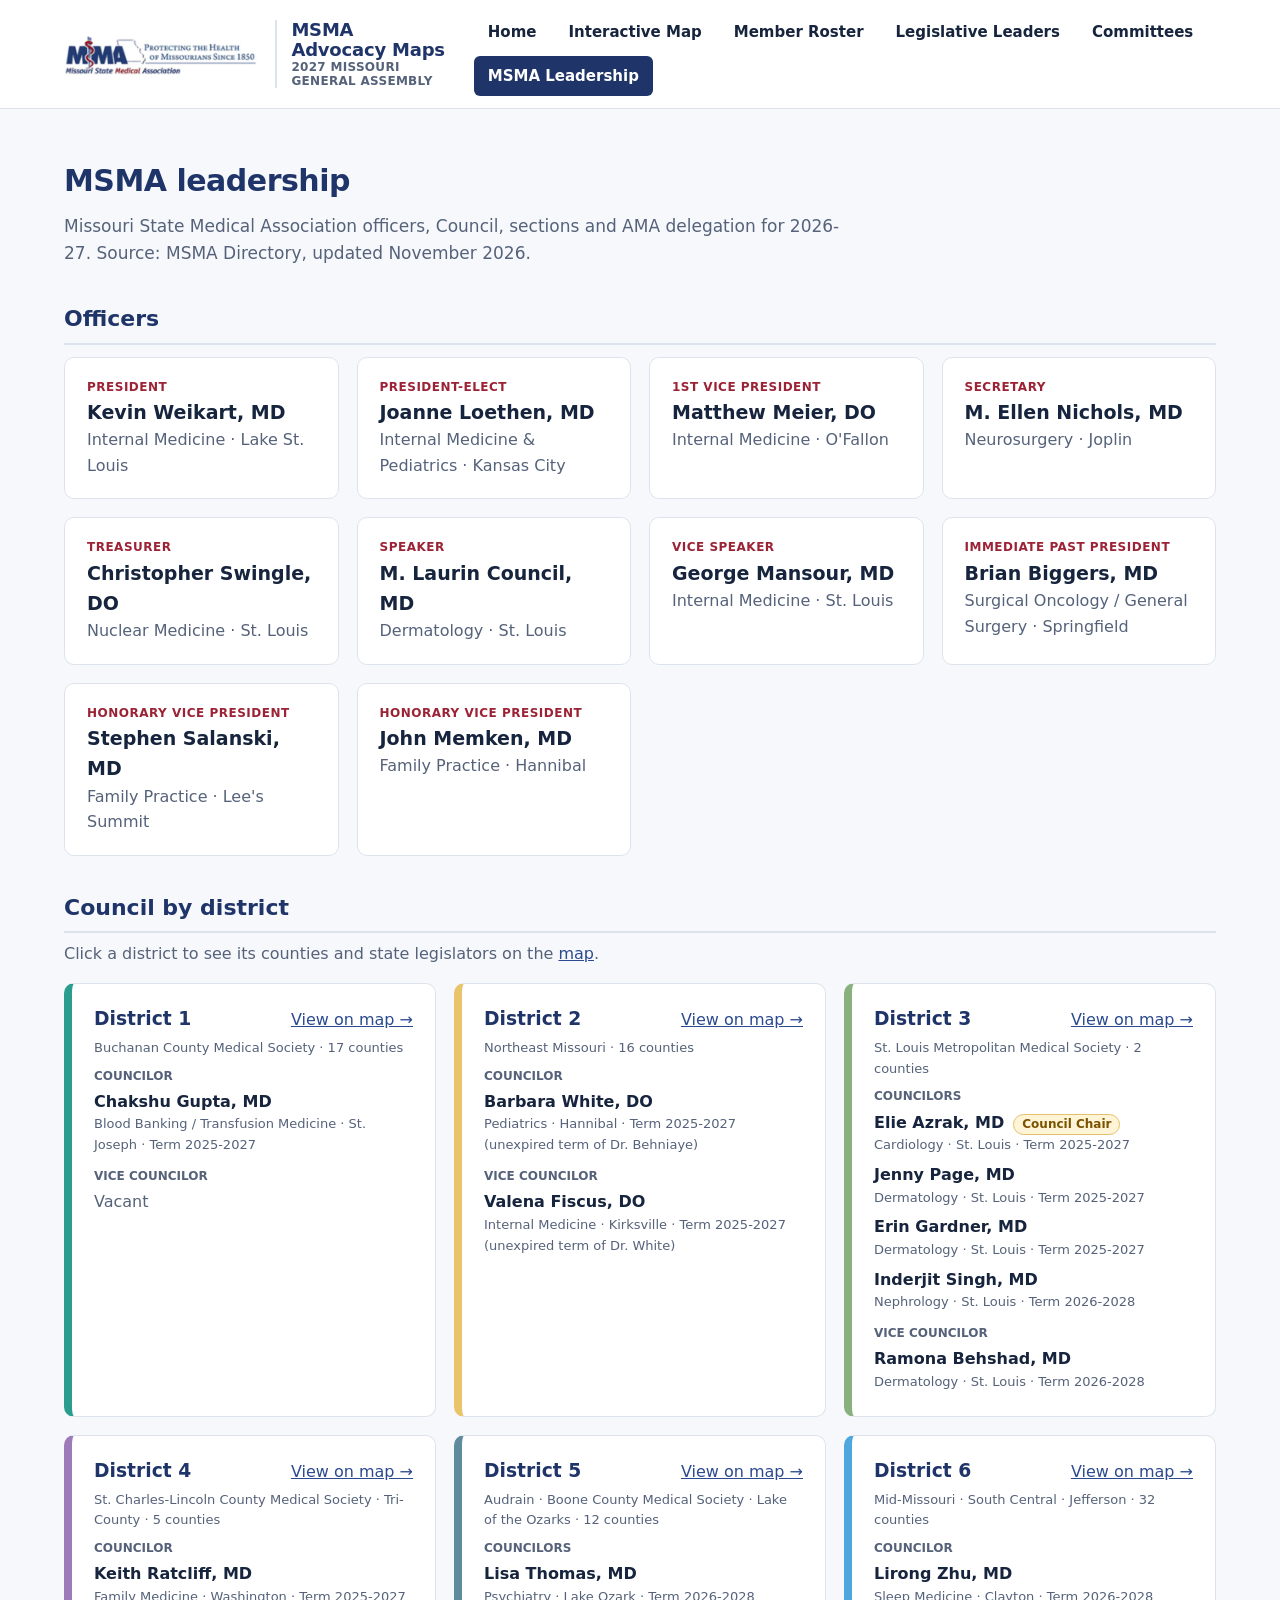
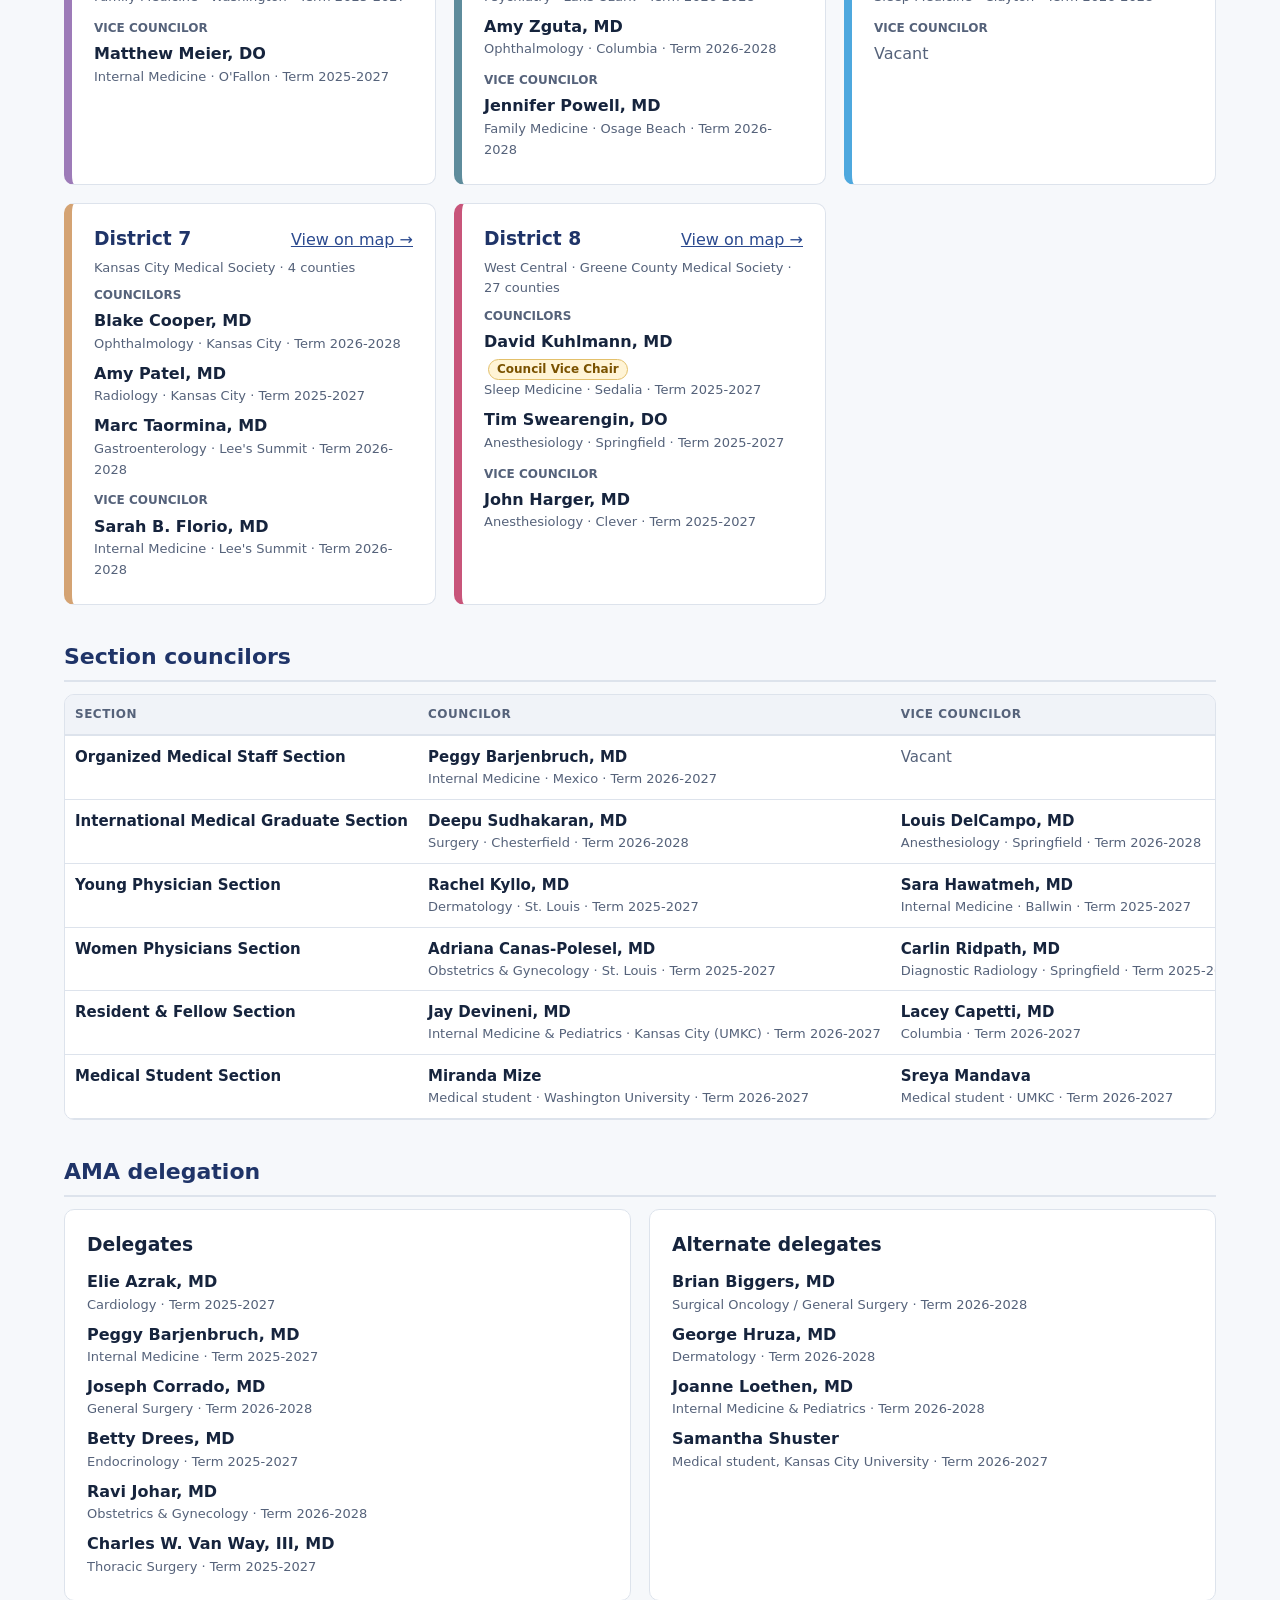
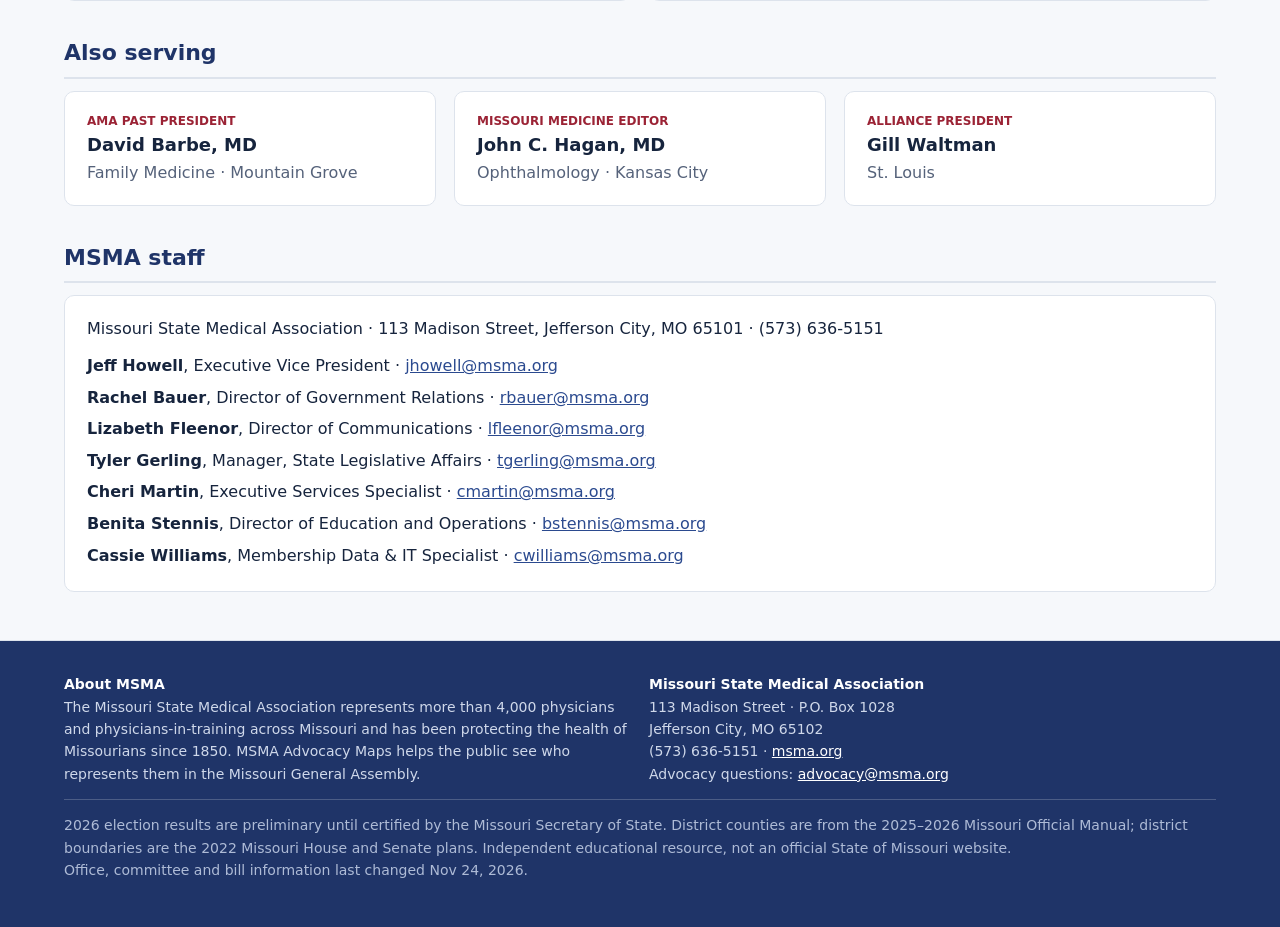
<file: site/msma.html>
<!DOCTYPE html>
<html lang="en"><head><meta charset="utf-8"><meta name="viewport" content="width=device-width, initial-scale=1">
<title>MSMA Leadership · MSMA Advocacy Maps</title><meta name="description" content="See who represents you in the 2027 Missouri House and Senate: party, new or incumbent, leadership roles and the counties each district serves.">
<link rel="icon" href="assets/msma-logo.png"><link rel="stylesheet" href="assets/site.css"></head><body>
<header class="site-header"><div class="wrap"><a class="brand" href="index.html"><img src="assets/msma-logo.png" alt="Missouri State Medical Association"><span>MSMA Advocacy Maps<small>2027 MISSOURI GENERAL ASSEMBLY</small></span></a>
<nav class="main" aria-label="Main"><a href="index.html">Home</a><a href="map.html">Interactive Map</a><a href="roster.html">Member Roster</a><a href="leadership.html">Legislative Leaders</a><a href="committees.html">Committees</a><a href="msma.html" class="active" aria-current="page">MSMA Leadership</a></nav></div></header>
<main><section class="block"><div class="wrap"><h2>MSMA leadership</h2>
<p class="lede">Missouri State Medical Association officers, Council, sections and AMA delegation for 2026-27. Source: MSMA Directory, updated <span id="upd"></span>.</p>
<h3 class="sec">Officers</h3><div id="officers" class="grid g3"></div>
<h3 class="sec">Council by district</h3><p class="muted" style="margin-top:-4px">Click a district to see its counties and state legislators on the <a href="map.html#council-1">map</a>.</p><div id="council" class="grid g2"></div>
<h3 class="sec">Section councilors</h3><div class="tablewrap"><table class="data"><thead><tr><th>Section</th><th>Councilor</th><th>Vice councilor</th></tr></thead><tbody id="sections"></tbody></table></div>
<h3 class="sec">AMA delegation</h3><div class="grid g2"><div class="card"><h3>Delegates</h3><ul class="plain" id="amaD"></ul></div><div class="card"><h3>Alternate delegates</h3><ul class="plain" id="amaA"></ul></div></div>
<h3 class="sec">Also serving</h3><div id="other" class="grid g3"></div>
<h3 class="sec">MSMA staff</h3><div class="card"><p style="margin:0 0 8px">Missouri State Medical Association · 113 Madison Street, Jefferson City, MO 65101 · (573) 636-5151</p><ul class="plain" id="staff"></ul></div>
</div></section></main>
<footer class="site-footer"><div class="wrap"><div class="grid g2"><div><strong>About MSMA</strong><br>The Missouri State Medical Association represents more than 4,000 physicians and physicians-in-training across Missouri and has been protecting the health of Missourians since 1850. MSMA Advocacy Maps helps the public see who represents them in the Missouri General Assembly.</div>
<div><strong>Missouri State Medical Association</strong><br>113 Madison Street · P.O. Box 1028<br>Jefferson City, MO 65102<br>(573) 636-5151 · <a href="https://www.msma.org">msma.org</a><br>Advocacy questions: <a href="mailto:advocacy@msma.org">advocacy@msma.org</a></div></div>
<p class="note">2026 election results are preliminary until certified by the Missouri Secretary of State. District counties are from the 2025–2026 Missouri Official Manual; district boundaries are the 2022 Missouri House and Senate plans. Independent educational resource, not an official State of Missouri website.<br><span id="liveStamp"></span></p></div></footer>
<script src="assets/legislators.js"></script><script src="assets/council.js"></script><script src="assets/site.js"></script><script>
const O=window.MSMA_ORG,{esc,COLOR}=MSMA;document.getElementById('upd').textContent=O.updated;
const sub=x=>esc([x.specialty,x.city].filter(Boolean).join(' · '));
const li=x=>`<li><strong>${esc(x.name)}</strong>${x.role?` <span class="pos">${esc(x.role)}</span>`:''}<div class="muted" style="font-size:13px">${sub(x)}${x.term?' · Term '+esc(x.term):''}</div></li>`;
document.getElementById('officers').innerHTML=O.officers.map(o=>`<div class="card"><div class="role" style="font-size:12px;font-weight:800;text-transform:uppercase;letter-spacing:.5px;color:var(--msma-red)">${esc(o.role)}</div><div style="font-size:19px;font-weight:700">${esc(o.name)}</div><div class="muted">${sub(o)}</div></div>`).join('');
document.getElementById('council').innerHTML=Object.entries(O.council).map(([d,c])=>`<div class="card" style="border-left:8px solid ${O.colors[d]}"><div style="display:flex;justify-content:space-between;align-items:baseline;gap:10px"><h3 style="color:var(--navy);margin:0">District ${d}</h3><a href="map.html#council-${d}">View on map →</a></div>
<div class="muted" style="font-size:13px;margin:4px 0 8px">${(O.societies[d]||[]).map(s=>esc(s[0])).join(' · ')} · ${(O.counties[d]||[]).length} counties</div>
<div style="font-size:12px;font-weight:800;text-transform:uppercase;color:var(--muted)">Councilor${c.councilors.length>1?'s':''}</div><ul class="plain">${c.councilors.map(li).join('')}</ul>
<div style="font-size:12px;font-weight:800;text-transform:uppercase;color:var(--muted);margin-top:8px">Vice councilor</div><ul class="plain">${c.vice.length?c.vice.map(li).join(''):'<li class="muted">Vacant</li>'}</ul></div>`).join('');
const cell=x=>x?`<strong>${esc(x.name)}</strong><div class="muted" style="font-size:13px">${sub(x)}${x.term?' · Term '+esc(x.term):''}</div>`:'<span class="muted">Vacant</span>';
document.getElementById('sections').innerHTML=O.sections.map(s=>`<tr><td><strong>${esc(s.section)}</strong></td><td>${cell(s.councilor)}</td><td>${cell(s.vice)}</td></tr>`).join('');
const ama=x=>`<li><strong>${esc(x.name)}</strong><div class="muted" style="font-size:13px">${esc(x.specialty)} · Term ${esc(x.term)}</div></li>`;
document.getElementById('amaD').innerHTML=O.ama.delegates.map(ama).join('');document.getElementById('amaA').innerHTML=O.ama.alternates.map(ama).join('');
document.getElementById('other').innerHTML=O.other.map(o=>`<div class="card"><div style="font-size:12px;font-weight:800;text-transform:uppercase;color:var(--msma-red)">${esc(o.role)}</div><div style="font-size:18px;font-weight:700">${esc(o.name)}</div><div class="muted">${sub(o)}</div></div>`).join('');
document.getElementById('staff').innerHTML=O.staff.map(s=>`<li><strong>${esc(s.name)}</strong>, ${esc(s.title)} · <a href="mailto:${esc(s.email)}">${esc(s.email)}</a></li>`).join('');
</script>
</body></html>
</file>
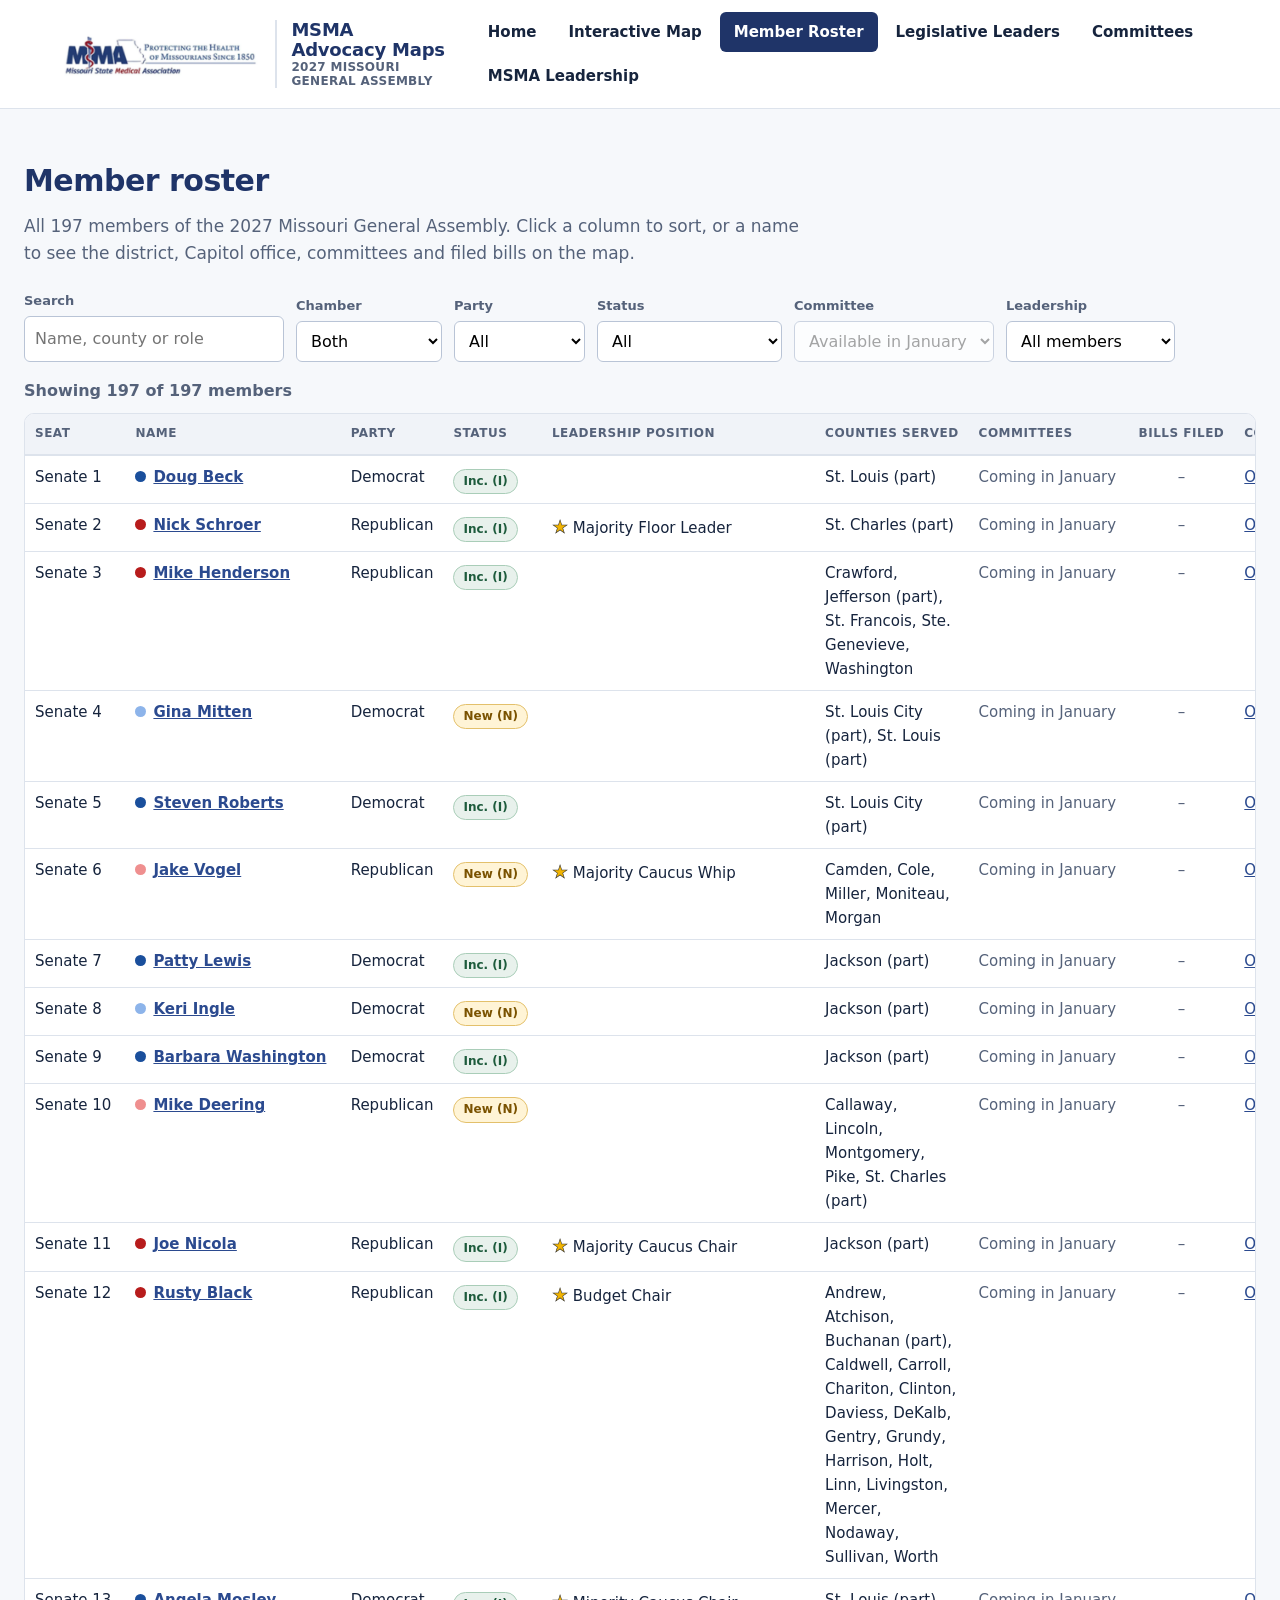
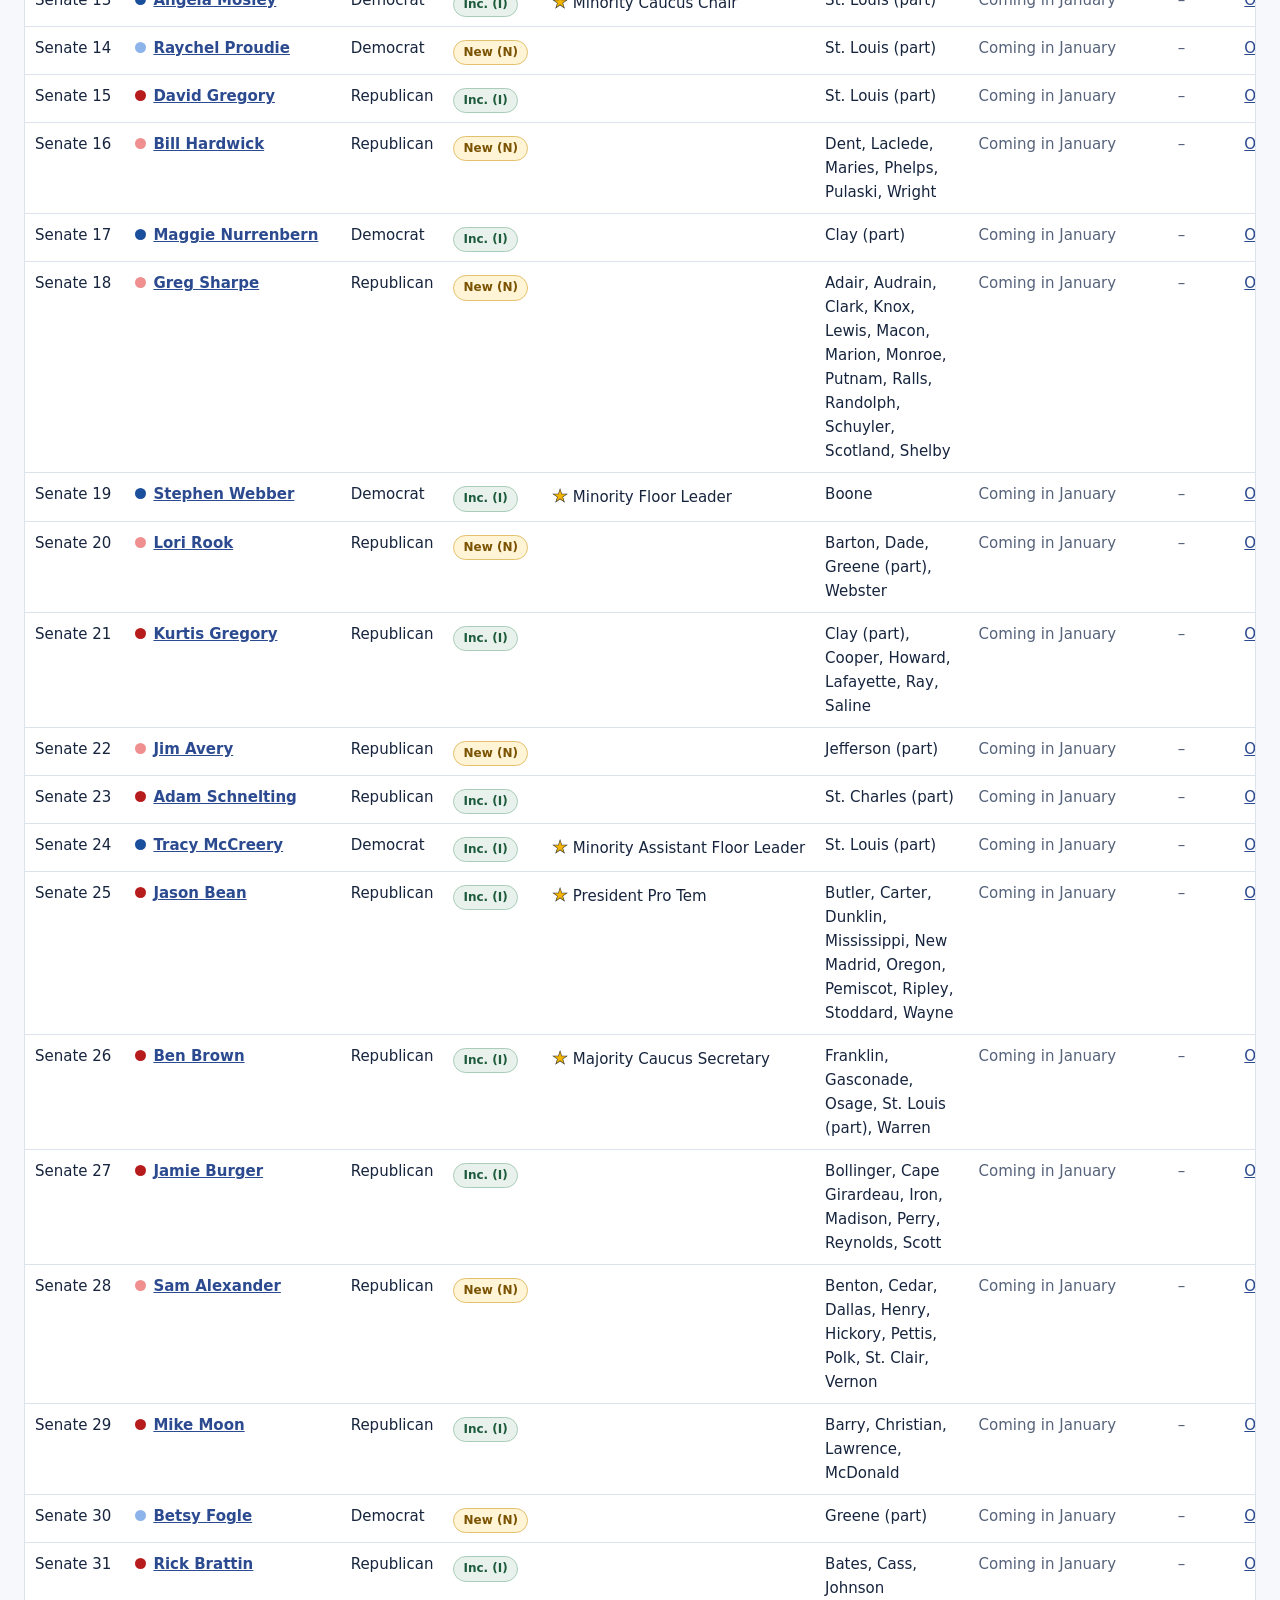
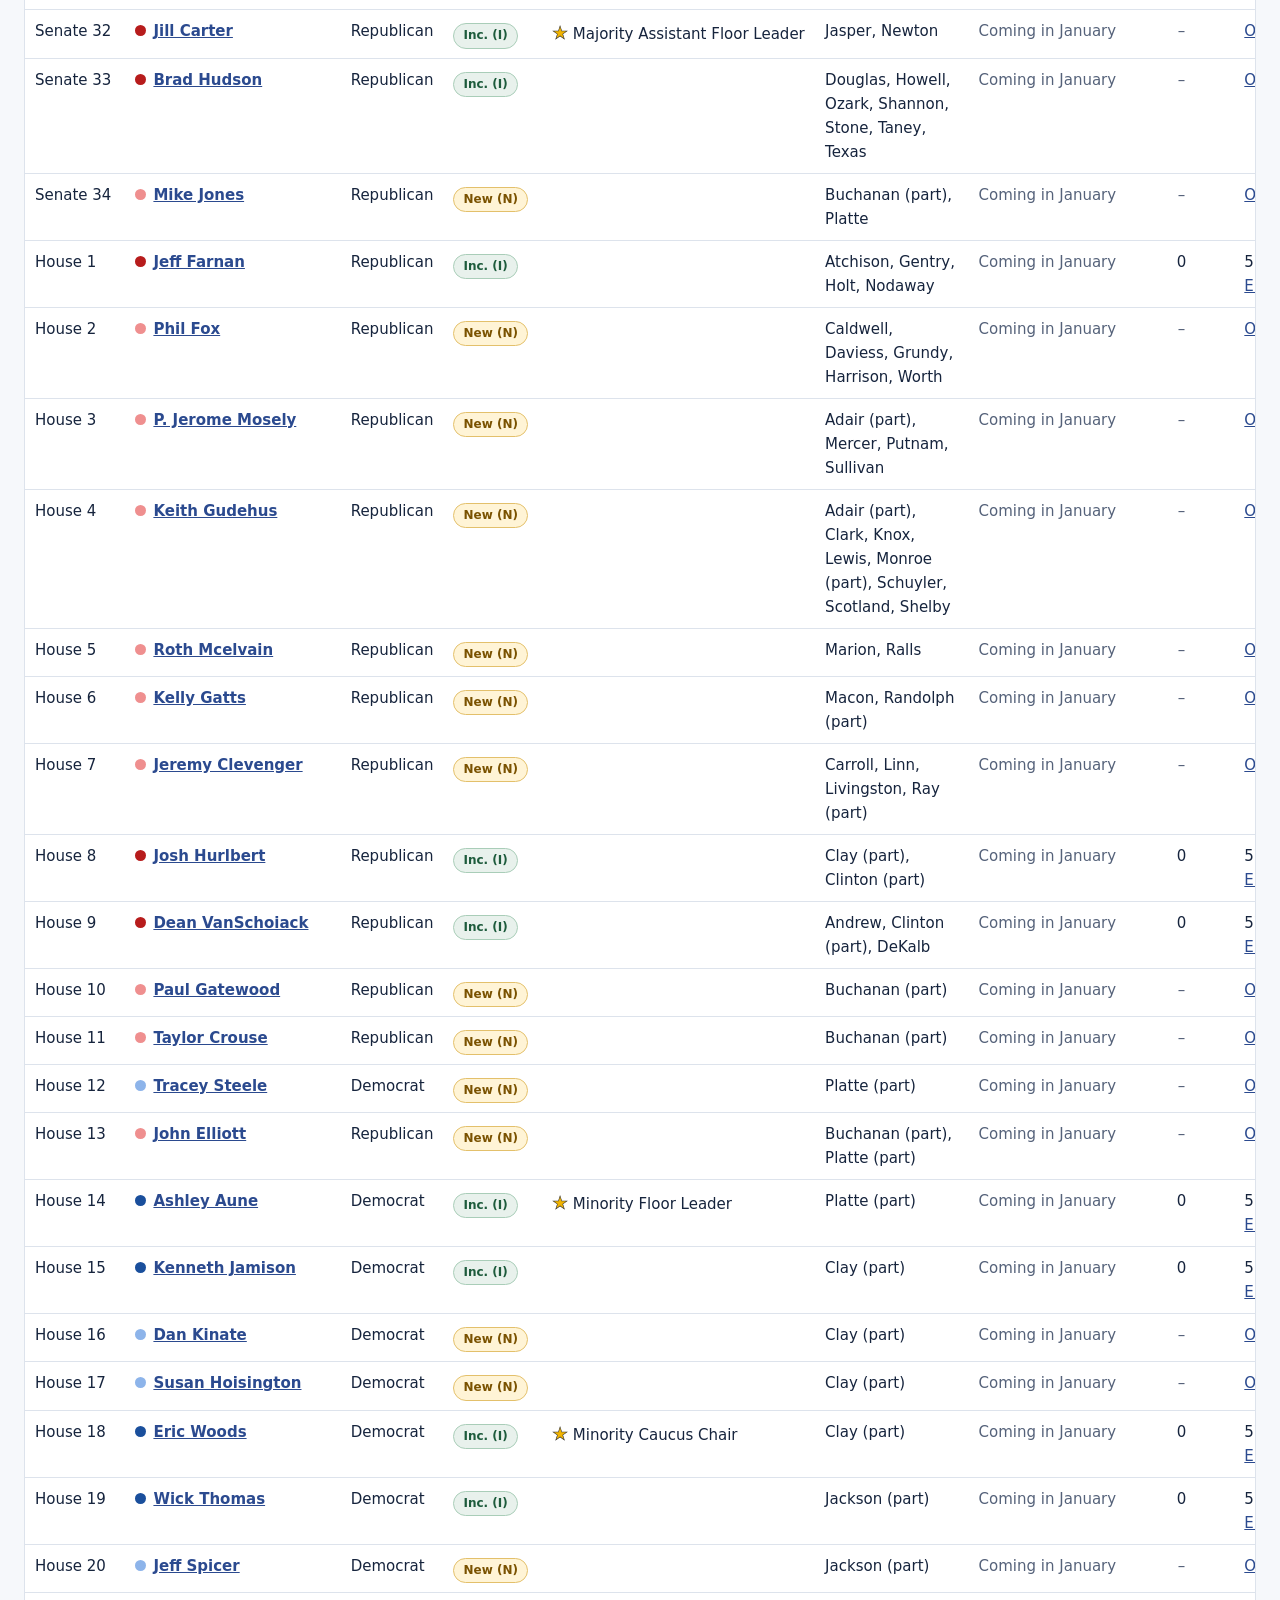
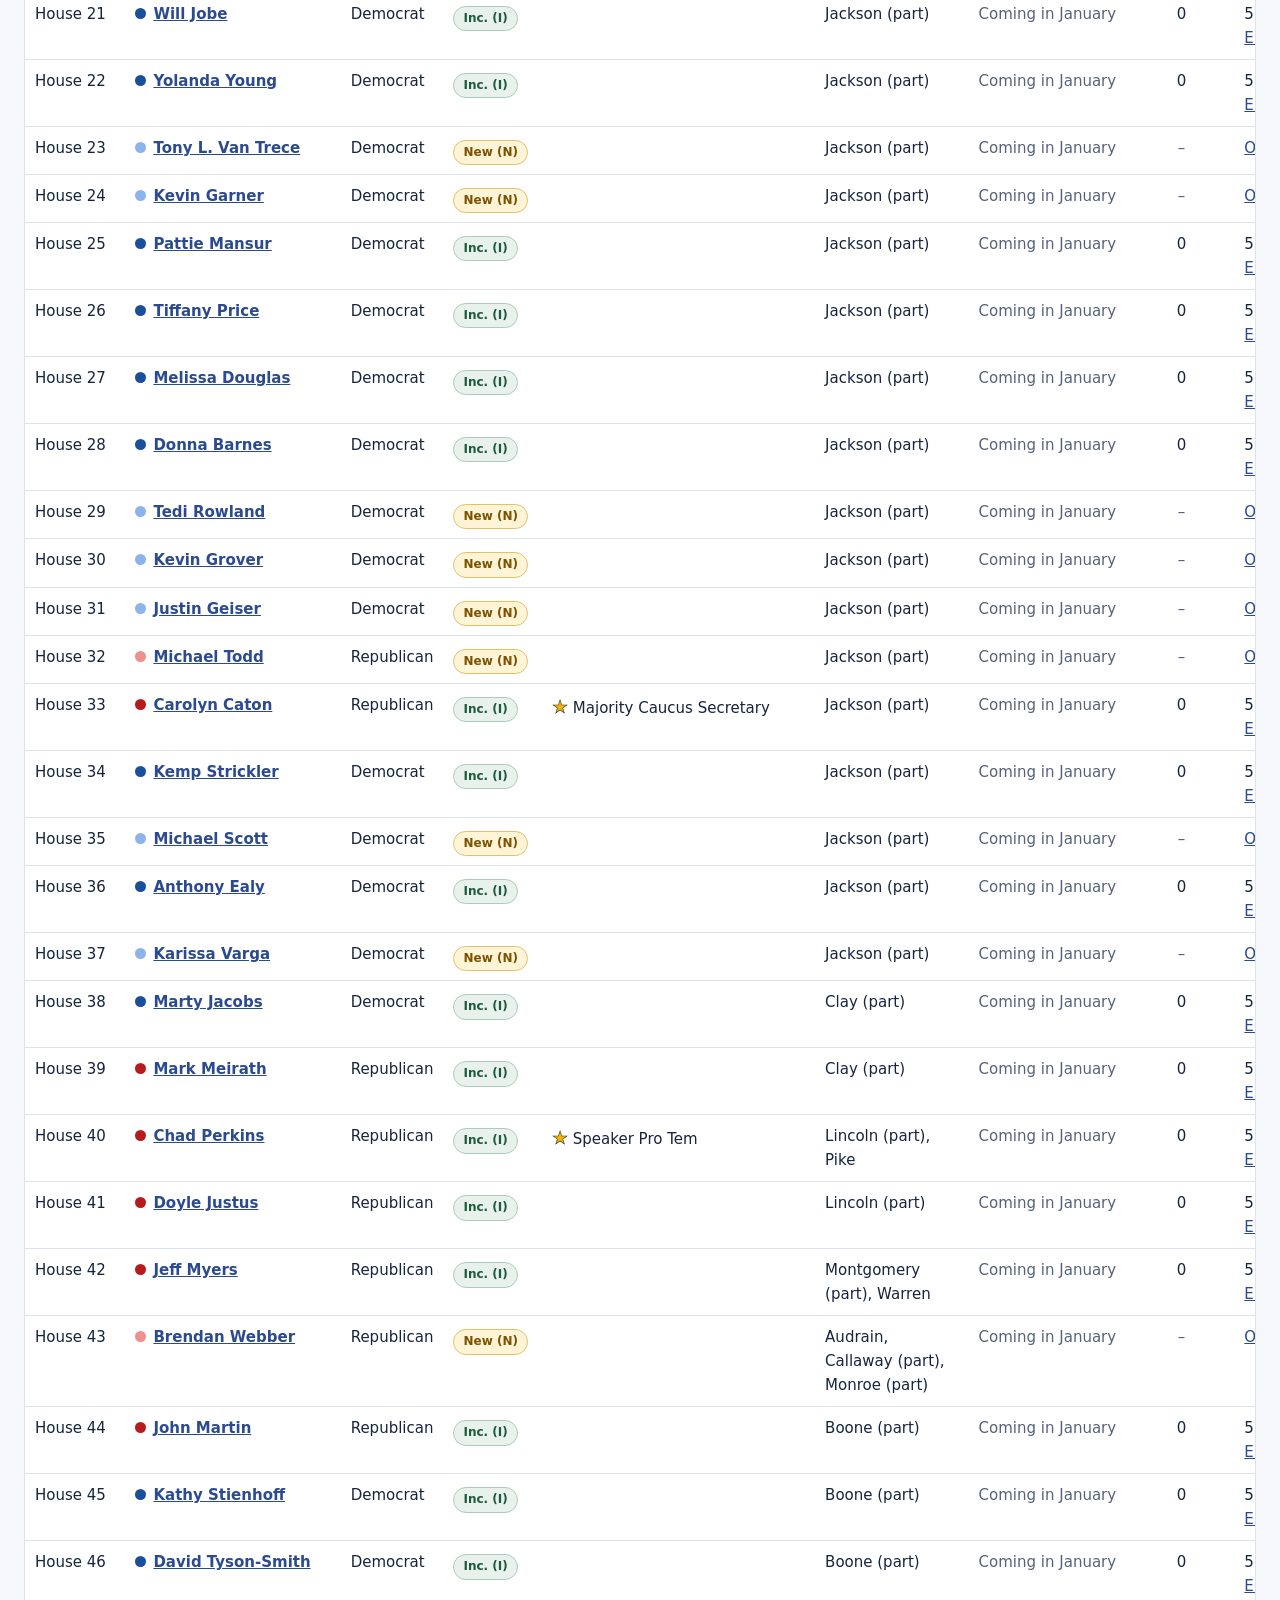
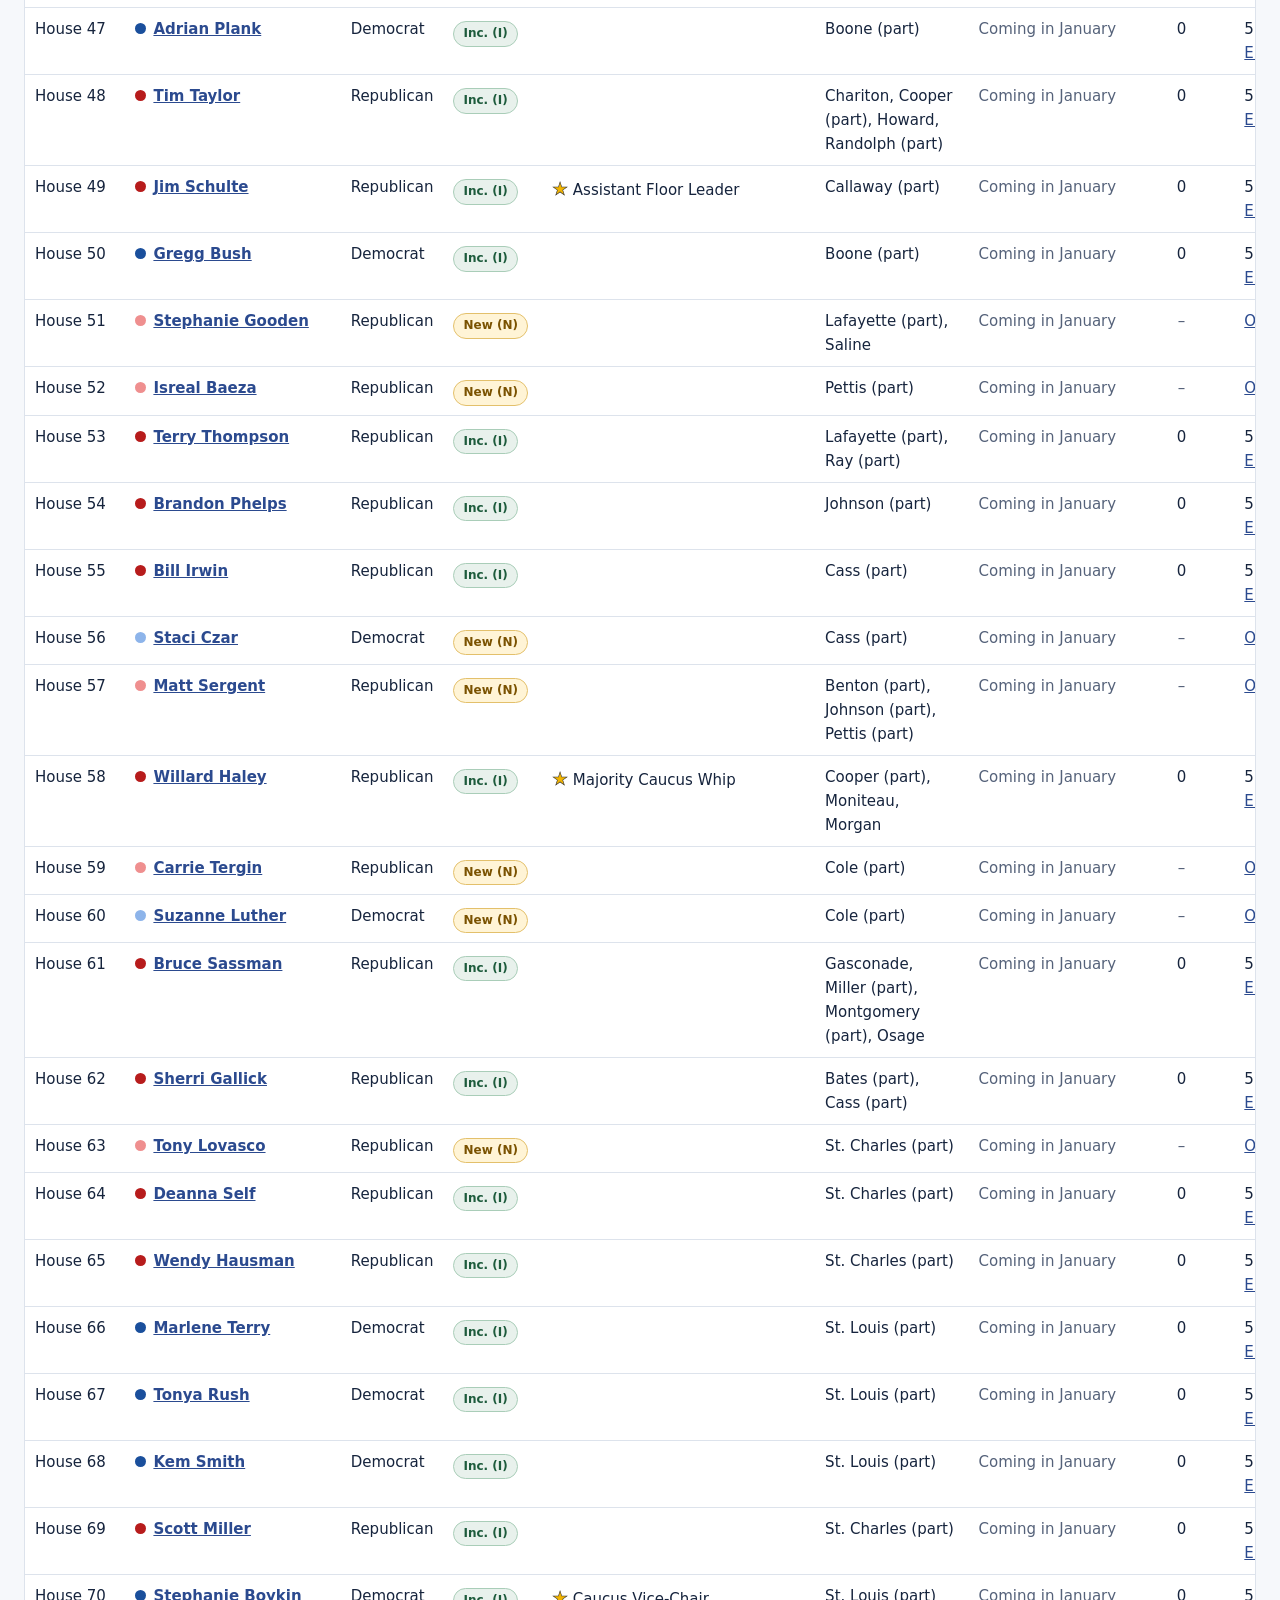
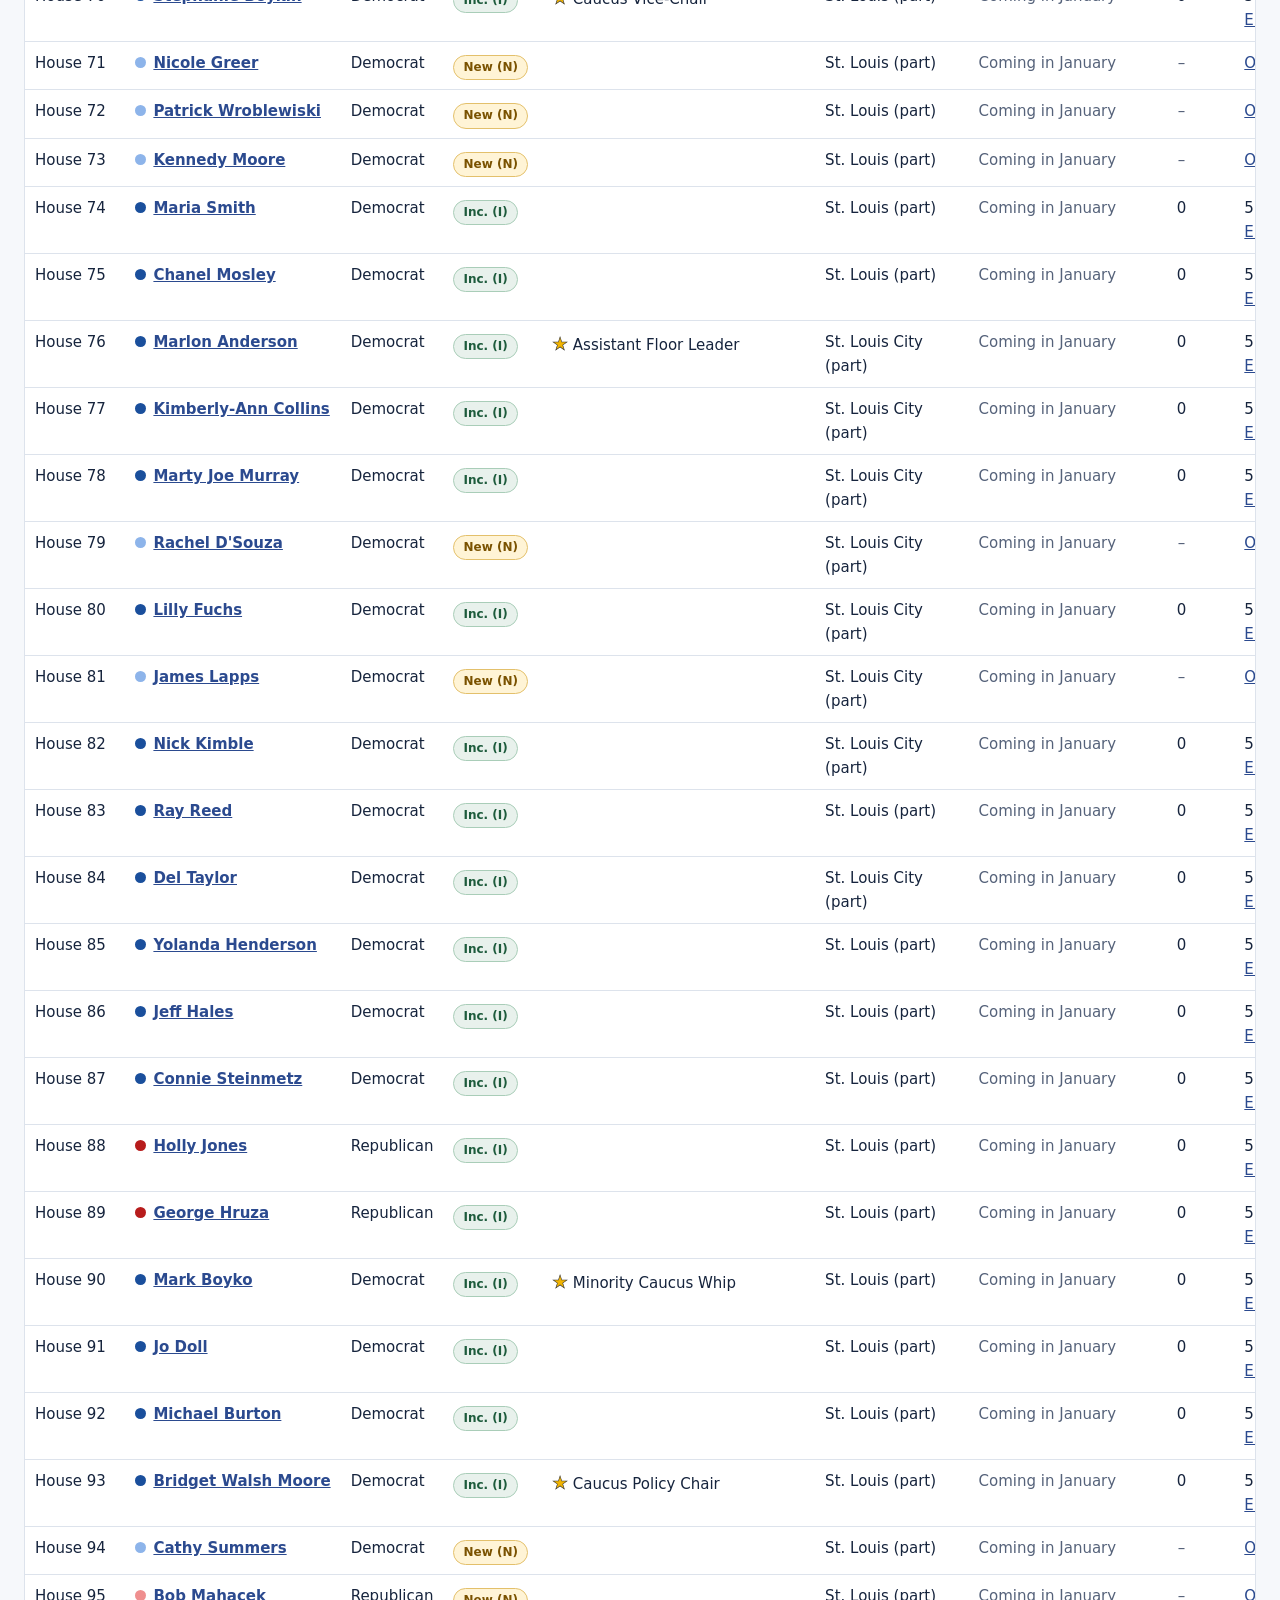
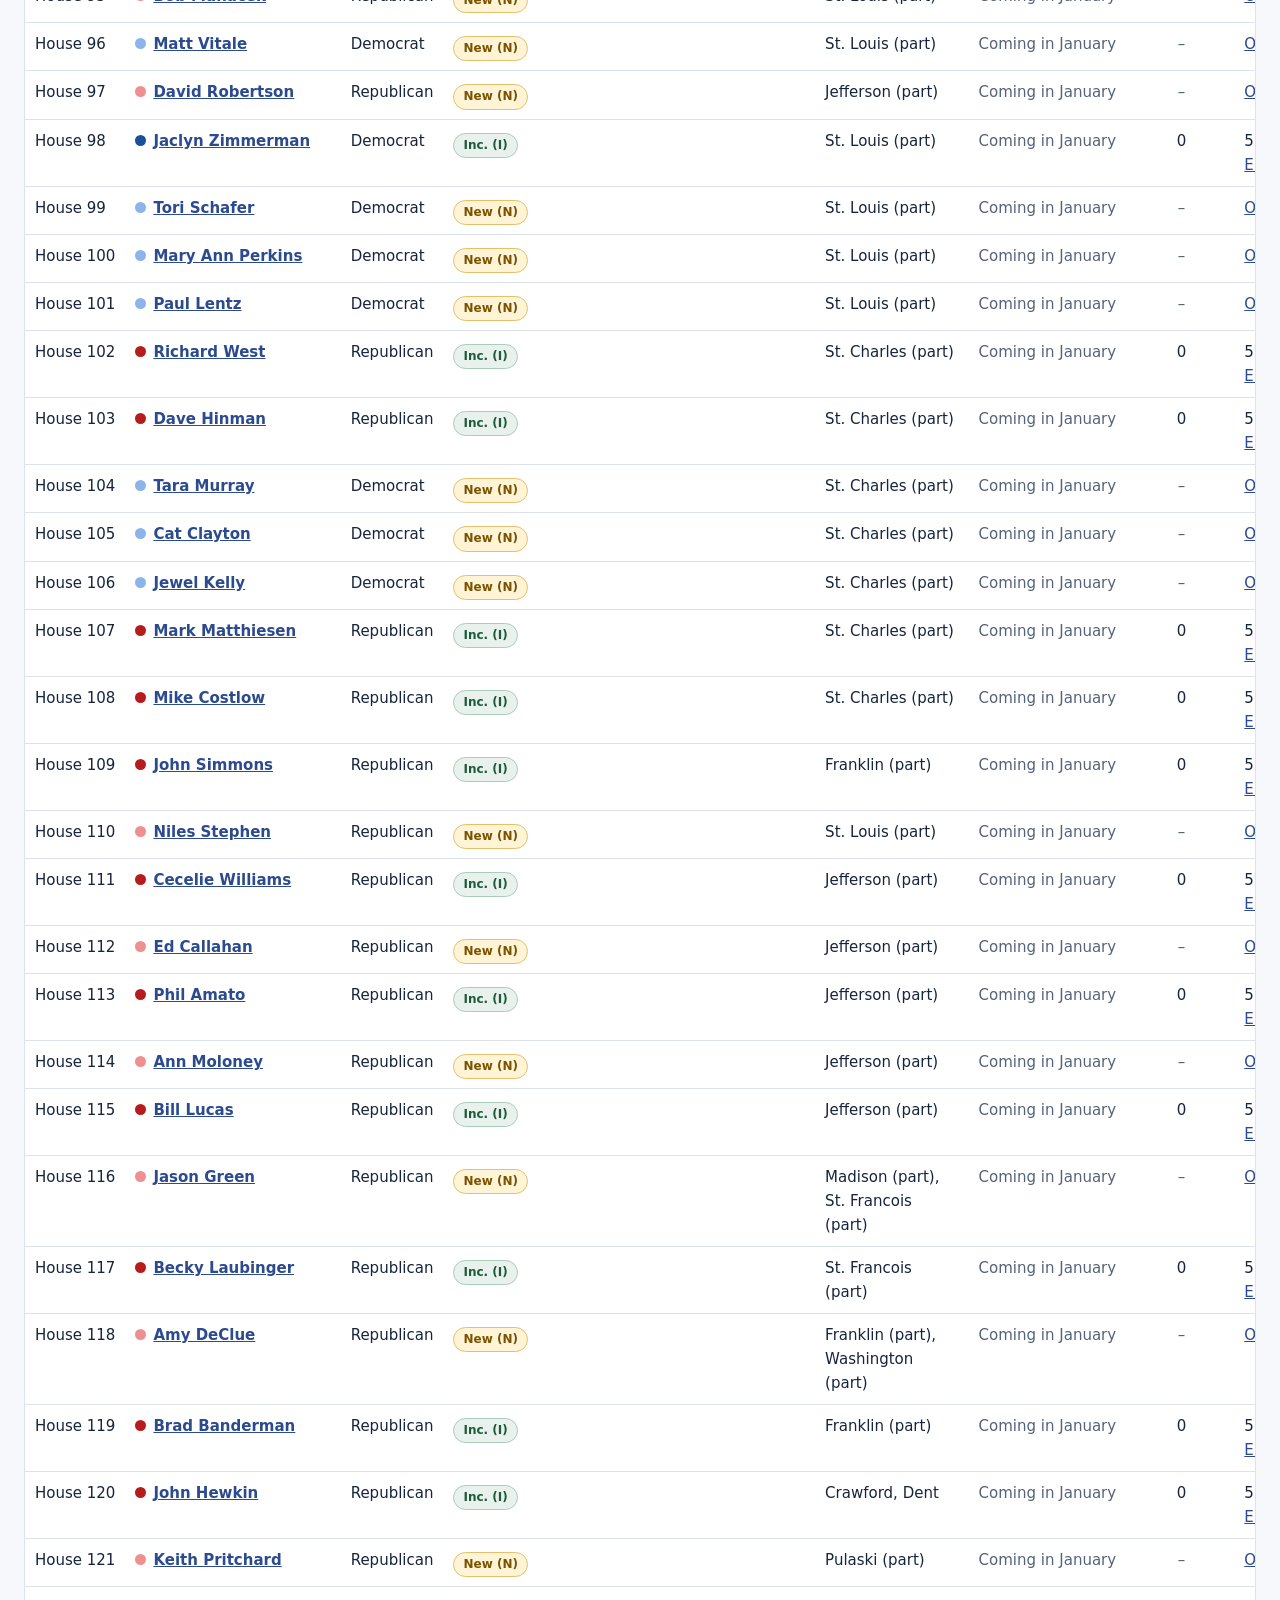
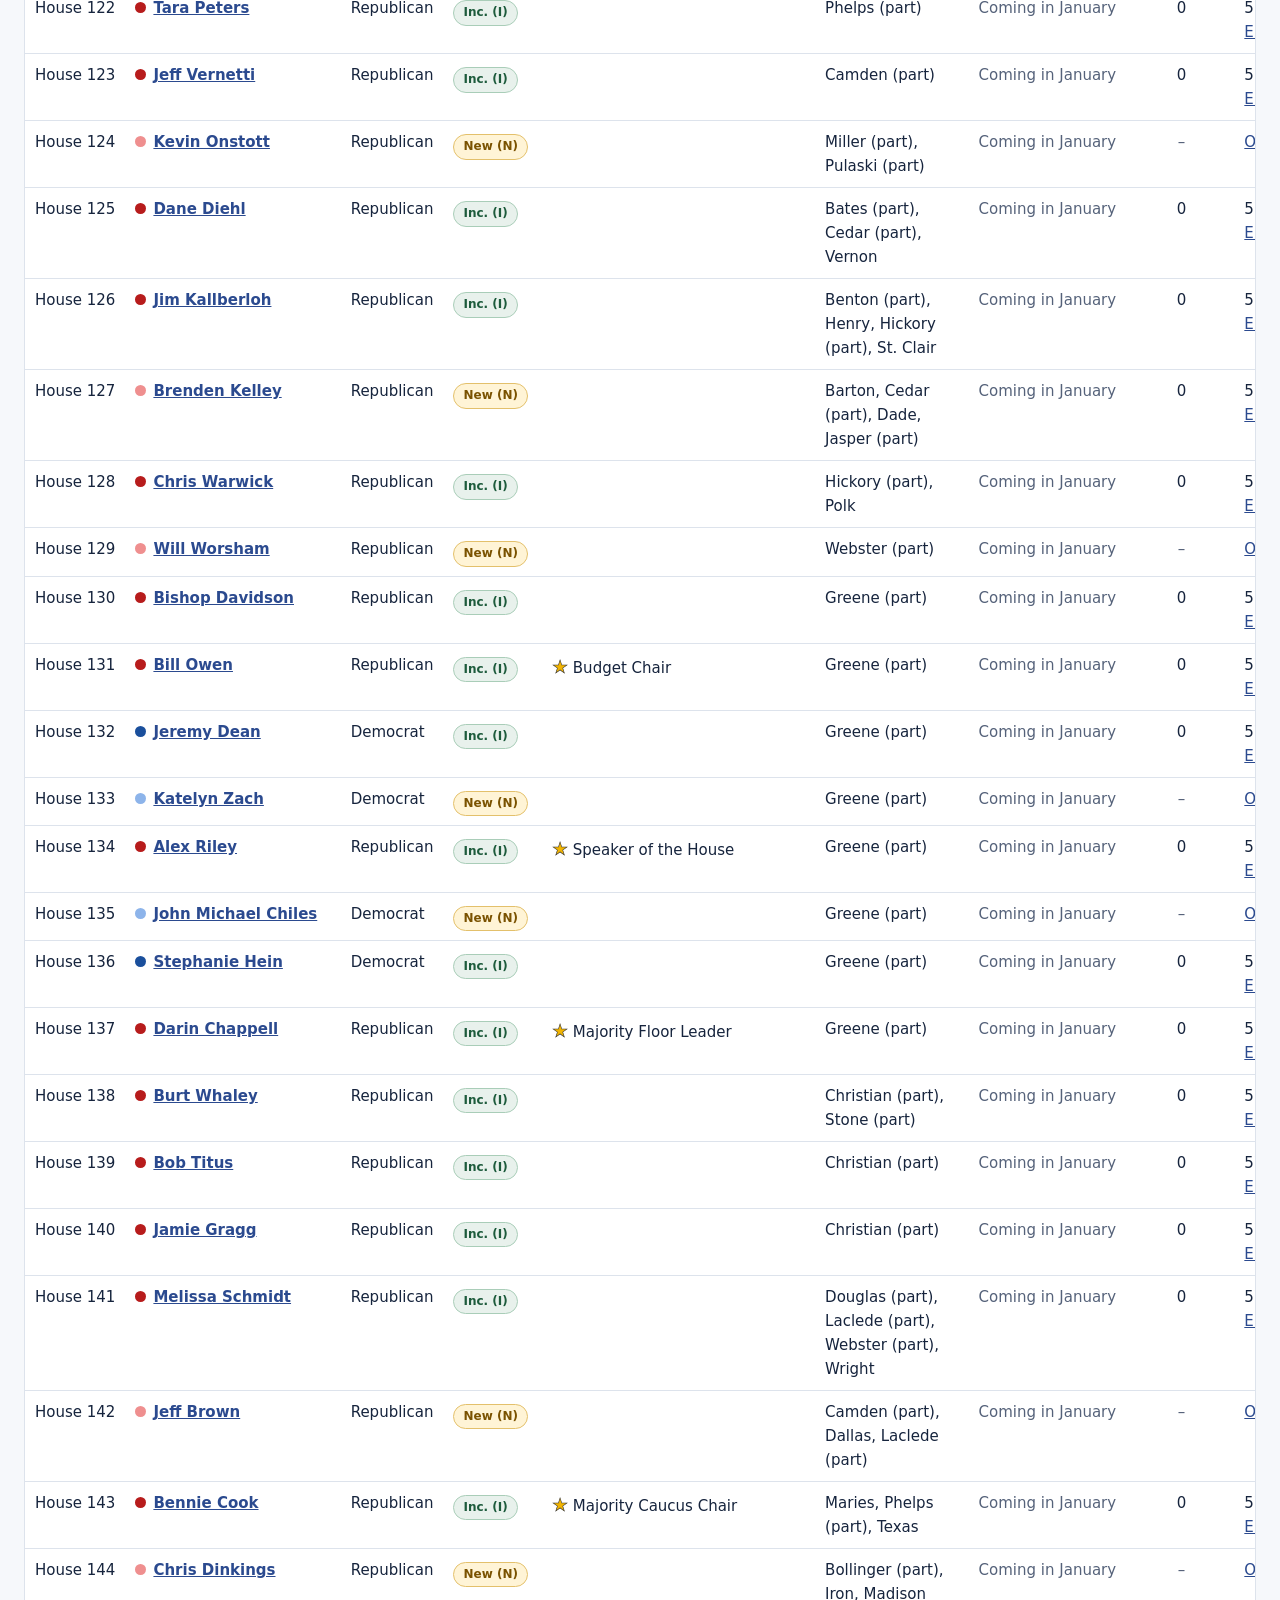
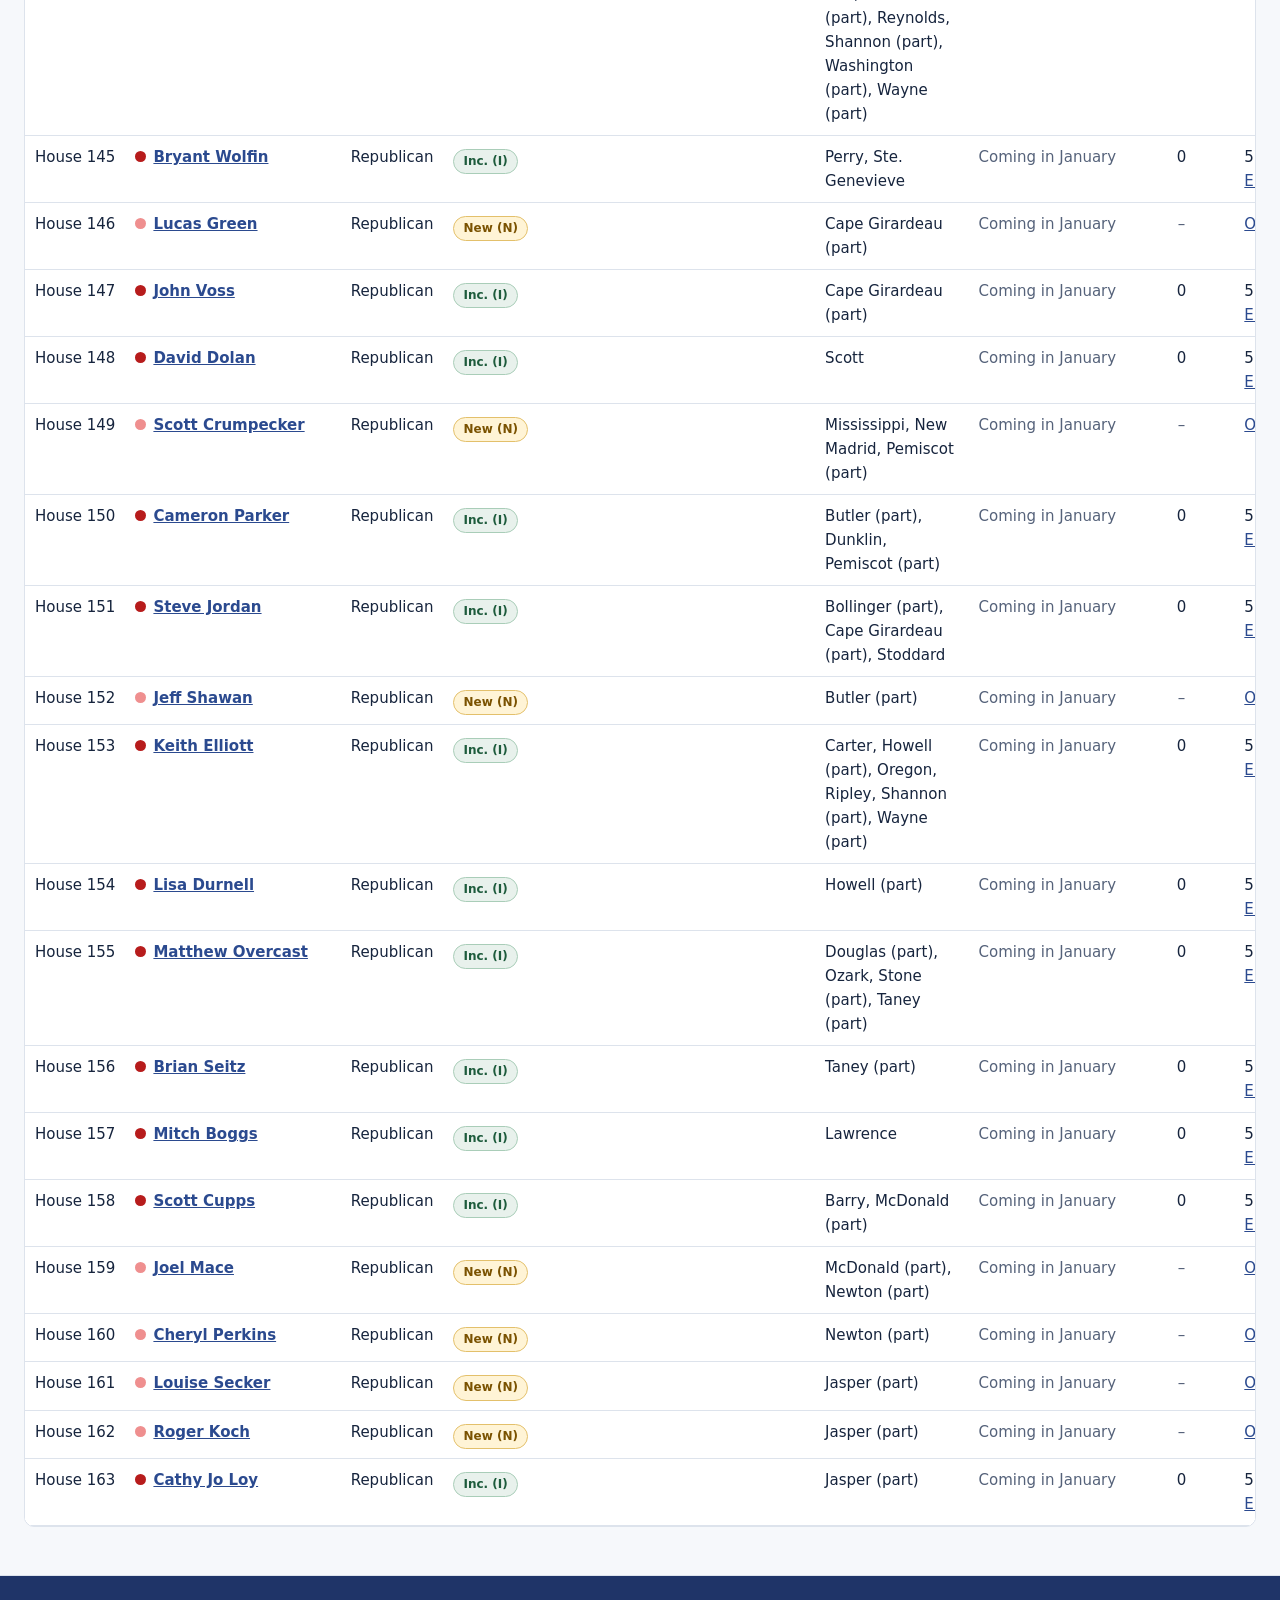
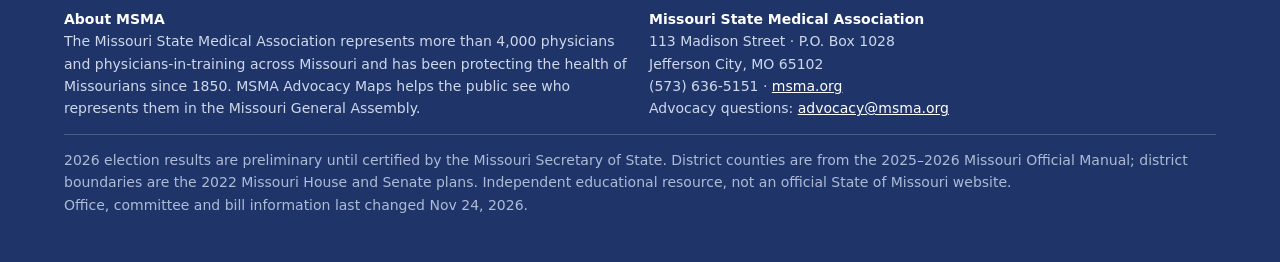
<file: site/roster.html>
<!DOCTYPE html>
<html lang="en"><head><meta charset="utf-8"><meta name="viewport" content="width=device-width, initial-scale=1">
<title>Member Roster · MSMA Advocacy Maps</title><meta name="description" content="See who represents you in the 2027 Missouri House and Senate: party, new or incumbent, leadership roles and the counties each district serves.">
<link rel="icon" href="assets/msma-logo.png"><link rel="stylesheet" href="assets/site.css"></head><body>
<header class="site-header"><div class="wrap"><a class="brand" href="index.html"><img src="assets/msma-logo.png" alt="Missouri State Medical Association"><span>MSMA Advocacy Maps<small>2027 MISSOURI GENERAL ASSEMBLY</small></span></a>
<nav class="main" aria-label="Main"><a href="index.html">Home</a><a href="map.html">Interactive Map</a><a href="roster.html" class="active" aria-current="page">Member Roster</a><a href="leadership.html">Legislative Leaders</a><a href="committees.html">Committees</a><a href="msma.html">MSMA Leadership</a></nav></div></header>
<main><section class="block"><div class="wrap" style="max-width:1480px"><h2>Member roster</h2>
<p class="lede">All 197 members of the 2027 Missouri General Assembly. Click a column to sort, or a name to see the district, Capitol office, committees and filed bills on the map.</p>
<div class="filters">
<div><label for="f-q">Search</label><input id="f-q" type="search" placeholder="Name, county or role"></div>
<div><label for="f-ch">Chamber</label><select id="f-ch"><option value="">Both</option><option value="house">State House</option><option value="senate">State Senate</option></select></div>
<div><label for="f-p">Party</label><select id="f-p"><option value="">All</option><option value="R">Republican</option><option value="D">Democrat</option></select></div>
<div><label for="f-s">Status</label><select id="f-s"><option value="">All</option><option value="I">Incumbent (I)</option><option value="N">Newly elected (N)</option></select></div>
<div><label for="f-c">Committee</label><select id="f-c"><option value="">All committees</option></select></div>
<div><label for="f-l">Leadership</label><select id="f-l"><option value="">All members</option><option value="1">Leadership only</option></select></div>
</div><p class="count" id="count"></p>
<div class="tablewrap"><table class="data"><thead><tr><th data-k="k">Seat</th><th data-k="name">Name</th><th data-k="party">Party</th><th data-k="status">Status</th><th data-k="role">Leadership position</th><th data-k="counties">Counties served</th><th data-k="ncomm">Committees</th><th data-k="nbills">Bills filed</th><th>Contact</th></tr></thead><tbody id="rows"></tbody></table></div>
</div></section></main>
<footer class="site-footer"><div class="wrap"><div class="grid g2"><div><strong>About MSMA</strong><br>The Missouri State Medical Association represents more than 4,000 physicians and physicians-in-training across Missouri and has been protecting the health of Missourians since 1850. MSMA Advocacy Maps helps the public see who represents them in the Missouri General Assembly.</div>
<div><strong>Missouri State Medical Association</strong><br>113 Madison Street · P.O. Box 1028<br>Jefferson City, MO 65102<br>(573) 636-5151 · <a href="https://www.msma.org">msma.org</a><br>Advocacy questions: <a href="mailto:advocacy@msma.org">advocacy@msma.org</a></div></div>
<p class="note">2026 election results are preliminary until certified by the Missouri Secretary of State. District counties are from the 2025–2026 Missouri Official Manual; district boundaries are the 2022 Missouri House and Senate plans. Independent educational resource, not an official State of Missouri website.<br><span id="liveStamp"></span></p></div></footer>
<script src="assets/legislators.js"></script><script src="assets/council.js"></script><script src="assets/site.js"></script><script>
const {all,esc,COLOR,CH,PARTY,mapLink,liveFor,liveReady}=MSMA;const data=all();let sortKey='k',dir=1;
const $=id=>document.getElementById(id);const params=new URLSearchParams(location.search);if(params.get('chamber'))$('f-ch').value=params.get('chamber');
function draw(){for(const m of data){const L=liveFor(m.k,m.id);m.comms=L?(L.committees||[]).map(c=>c.name):[];m.ncomm=m.comms.length;m.nbills=L?(L.bills||[]).length:-1;m.L=L}const q=$('f-q').value.trim().toLowerCase(),ch=$('f-ch').value,p=$('f-p').value,s=$('f-s').value,l=$('f-l').value,cf=$('f-c').value;
let rows=data.filter(m=>(!ch||m.k===ch)&&(!p||m.party===p)&&(!s||m.status===s)&&(!l||m.role)&&(!cf||m.comms.includes(cf))&&(!q||[m.name,m.role,m.counties,'district '+m.id,...m.comms].join(' ').toLowerCase().includes(q)));
rows.sort((a,b)=>{let x=a[sortKey]??'',y=b[sortKey]??'';if(sortKey==='k'){x=a.k==='senate'?0:1;y=b.k==='senate'?0:1;if(x===y){x=a.id;y=b.id}}return (x>y?1:x<y?-1:0)*dir});
$('count').textContent=`Showing ${rows.length} of ${data.length} members`;
$('rows').innerHTML=rows.map(m=>`<tr><td style="white-space:nowrap">${m.k==='house'?'House':'Senate'} ${m.id}</td><td><span class="dot" style="background:${COLOR[m.party][m.status]}"></span><a href="${mapLink(m.k,m.id)}"><strong>${esc(m.name)}</strong></a></td><td>${PARTY[m.party]}</td><td>${m.status==='N'?'<span class="badge N">New (N)</span>':'<span class="badge I">Inc. (I)</span>'}</td><td>${m.role?'<span class="star">★</span> '+esc(m.role):''}</td><td>${esc(m.counties)}</td><td style="min-width:160px">${m.L?(m.comms.length?esc(m.comms.join('; ')):(m.L.contact_from_session?'<span class="muted">Coming in January</span>':'<span class="muted">Not yet assigned</span>')):'<span class="muted">Coming in January</span>'}</td><td style="text-align:center">${m.nbills>=0?m.nbills:'<span class="muted">–</span>'}</td><td style="white-space:nowrap">${m.L&&m.L.phone?esc(m.L.phone)+'<br>':''}${m.L&&m.L.email?`<a href="mailto:${esc(m.L.email)}">Email</a> · `:''}<a href="${MSMA.contactLink(m.k,m.id)}" target="_blank" rel="noopener">Official page</a></td></tr>`).join('')}
for(const id of ['f-q','f-ch','f-p','f-s','f-l','f-c'])$(id).addEventListener('input',draw);
document.querySelectorAll('th[data-k]').forEach(th=>th.addEventListener('click',()=>{const k=th.dataset.k;dir=sortKey===k?-dir:1;sortKey=k;draw()}));draw();liveReady.then(()=>{const names=new Set();for(const m of data){const L=liveFor(m.k,m.id);for(const c of (L&&L.committees)||[])names.add(c.name)}[...names].sort().forEach(n=>$('f-c').add(new Option(n,n)));if(!names.size){$('f-c').disabled=true;$('f-c').options[0].text='Available in January'}draw()});
</script>
</body></html>
</file>
<file: site/assets/site.css>
:root{--navy:#1f3468;--navy-2:#2b4a8f;--msma-red:#9b2335;--ink:#16243d;--muted:#55627a;--line:#dde3ec;--paper:#f6f8fb;--rep:#b71c1c;--rep-new:#ef8f8f;--dem:#1a4f9c;--dem-new:#8db4ea;--gold:#f2b400}
*{box-sizing:border-box}
body{margin:0;background:var(--paper);color:var(--ink);font:16px/1.6 system-ui,-apple-system,"Segoe UI",Roboto,Arial,sans-serif}
a{color:var(--navy-2)}
img{max-width:100%}
.site-header{background:#fff;border-bottom:1px solid var(--line);position:sticky;top:0;z-index:20}
.site-header .wrap{display:flex;align-items:center;justify-content:space-between;gap:20px;padding:12px 24px;max-width:1200px;margin:auto}
.brand{display:flex;align-items:center;gap:14px;text-decoration:none;color:var(--navy)}
.brand img{height:46px;width:auto}
.brand span{font-weight:800;font-size:18px;letter-spacing:-.2px;border-left:2px solid var(--line);padding-left:14px;line-height:1.15}
.brand small{display:block;font-weight:600;font-size:12px;color:var(--muted);letter-spacing:.3px}
nav.main{display:flex;gap:4px;flex-wrap:wrap}
nav.main a{text-decoration:none;color:var(--ink);font-weight:600;font-size:15px;padding:8px 14px;border-radius:6px}
nav.main a:hover{background:#eef2f8}
nav.main a.active{background:var(--navy);color:#fff}
.wrap{max-width:1200px;margin:auto;padding:0 24px}
.hero{background:linear-gradient(135deg,var(--navy) 0%,#2a4685 100%);color:#fff;padding:56px 0 64px}
.hero h1{font-size:44px;line-height:1.1;margin:0 0 14px;letter-spacing:-1px}
.hero p{font-size:19px;max-width:720px;margin:0 0 26px;color:#dfe6f3}
.btn{display:inline-block;padding:12px 20px;border-radius:8px;font-weight:700;text-decoration:none;border:2px solid transparent;margin:0 8px 8px 0}
.btn.primary{background:#fff;color:var(--navy)}
.btn.ghost{border-color:rgba(255,255,255,.6);color:#fff}
.btn.solid{background:var(--navy);color:#fff}
section.block{padding:48px 0;border-bottom:1px solid var(--line)}
section.block:nth-of-type(even){background:#fff}
h2{font-size:30px;letter-spacing:-.5px;margin:0 0 8px;color:var(--navy)}
h3{margin:0 0 6px}
.lede{color:var(--muted);font-size:17px;margin:0 0 24px;max-width:780px}
.grid{display:grid;gap:18px}
.g2{grid-template-columns:repeat(auto-fit,minmax(320px,1fr))}
.g3{grid-template-columns:repeat(auto-fit,minmax(260px,1fr))}
.g4{grid-template-columns:repeat(auto-fit,minmax(200px,1fr))}
.card{background:#fff;border:1px solid var(--line);border-radius:10px;padding:20px 22px}
.stat b{display:block;font-size:40px;line-height:1.05;font-weight:800}
.stat span{color:var(--muted);font-weight:600}
.r{color:var(--rep)}.d{color:var(--dem)}
.bar{display:flex;height:16px;border-radius:999px;overflow:hidden;margin:14px 0 6px;background:#eee}
.bar i{display:block}
.swatch{display:inline-block;width:18px;height:14px;border-radius:3px;vertical-align:-2px;margin-right:8px;border:1px solid rgba(0,0,0,.15)}
.star{color:var(--gold);-webkit-text-stroke:.6px #333;font-size:18px}
.search{display:flex;gap:10px;max-width:720px}
.search input{flex:1;font:inherit;font-size:18px;padding:14px 16px;border:2px solid #b9c4d6;border-radius:8px}
.search input:focus{outline:3px solid #f2b40088;border-color:var(--navy)}
.results{margin-top:18px;display:grid;gap:10px;grid-template-columns:repeat(auto-fill,minmax(300px,1fr))}
.person{display:block;text-decoration:none;color:inherit;background:#fff;border:1px solid var(--line);border-left:6px solid var(--muted);border-radius:8px;padding:12px 14px}
.person:hover{box-shadow:0 2px 10px rgba(20,40,80,.12)}
.person.R{border-left-color:var(--rep)}.person.D{border-left-color:var(--dem)}
.person strong{font-size:17px}
.person .meta{font-size:14px;color:var(--muted)}
.badge{display:inline-block;padding:2px 9px;border-radius:999px;font-size:12px;font-weight:700;margin:4px 4px 0 0;background:#eef2f6}
.badge.R{background:var(--rep);color:#fff}.badge.D{background:var(--dem);color:#fff}
.badge.N{background:#fff4d6;color:#7a5200;border:1px solid #e3c06b}.badge.I{background:#e8f1ec;color:#1d5b3c;border:1px solid #a9cdb8}
.badge.lead{background:var(--gold);color:#222}
.steps li{margin-bottom:10px}
table.data{width:100%;border-collapse:collapse;background:#fff;font-size:15px}
table.data th{background:#f0f3f8;text-align:left;font-size:12px;text-transform:uppercase;letter-spacing:.5px;color:var(--muted);padding:10px;border-bottom:2px solid var(--line);cursor:pointer;white-space:nowrap}
table.data th:hover{color:var(--navy)}
table.data td{padding:9px 10px;border-bottom:1px solid var(--line);vertical-align:top}
table.data tr:hover td{background:#f7f9fc}
.dot{display:inline-block;width:11px;height:11px;border-radius:50%;margin-right:7px;vertical-align:0}
.filters{display:flex;flex-wrap:wrap;gap:12px;align-items:end;margin-bottom:16px}
.filters label{display:block;font-size:13px;font-weight:700;color:var(--muted);margin-bottom:4px}
.filters select,.filters input{font:inherit;padding:9px 10px;border:1px solid #b9c4d6;border-radius:6px;background:#fff}
.filters input{min-width:260px}
.count{color:var(--muted);font-weight:600;margin:0 0 10px}
.tablewrap{overflow-x:auto;border:1px solid var(--line);border-radius:10px}
.leadcol h3{color:var(--navy);margin:0 0 12px;font-size:20px}
.leader{display:flex;justify-content:space-between;gap:12px;align-items:flex-start;padding:12px 0;border-bottom:1px solid var(--line);text-decoration:none;color:inherit}
.leader:last-child{border-bottom:0}
.leader:hover .nm{text-decoration:underline}
.leader .role{font-size:13px;font-weight:800;text-transform:uppercase;letter-spacing:.4px;color:var(--muted)}
.leader .nm{font-size:18px;font-weight:700}
.leader>div:first-child{flex:1 1 55%;min-width:0}.leader .dist{flex:0 1 45%;font-size:14px;color:var(--muted);text-align:right}
.partyhead{display:flex;align-items:center;gap:10px;margin:6px 0 4px;font-weight:800}
.site-footer{background:var(--navy);color:#cfd8ea;padding:32px 0;font-size:14px}
.site-footer strong{color:#fff}
.site-footer a{color:#fff}
.site-footer .note{margin-top:14px;padding-top:14px;border-top:1px solid rgba(255,255,255,.2);color:#aebbd6}
table.data td:nth-child(-n+5){white-space:nowrap}.badge{white-space:nowrap}
@media(max-width:760px){.hero h1{font-size:32px}.site-header .wrap{flex-direction:column;align-items:flex-start}.brand span{display:none}}
section[id]{scroll-margin-top:80px}

.pending{background:#f3f6fb;border:1px dashed #b9c4d6;border-radius:8px;padding:12px 14px;color:var(--muted);font-size:14px;margin:0}
dl.kv{display:grid;grid-template-columns:150px 1fr;gap:6px 14px;margin:0}dl.kv dt{color:var(--muted);font-weight:700;font-size:14px}dl.kv dd{margin:0}
ul.plain{list-style:none;margin:0;padding:0}ul.plain li{padding:3px 0}ul.bills li{border-bottom:1px solid var(--line);padding:6px 0;font-size:14px}
.pos{display:inline-block;font-size:12px;font-weight:700;background:#fff4d6;border:1px solid #e3c06b;color:#7a5200;border-radius:999px;padding:0 8px;margin-left:4px}
.muted{color:var(--muted)}
.comm-card h3{font-size:17px;color:var(--navy);margin-bottom:8px}.comm-card li{font-size:14px;padding:4px 0;border-bottom:1px solid var(--line)}.comm-card li:last-child{border-bottom:0}
.tabs{display:flex;gap:8px;margin:0 0 18px}.tabs button{font:inherit;font-weight:700;padding:9px 16px;border-radius:8px;border:1px solid #b9c4d6;background:#fff;cursor:pointer}.tabs button.on{background:var(--navy);color:#fff;border-color:var(--navy)}
@media(max-width:600px){dl.kv{grid-template-columns:1fr}}

h3.sec{color:var(--navy);font-size:22px;margin:34px 0 12px;padding-bottom:6px;border-bottom:2px solid var(--line)}
</file>
